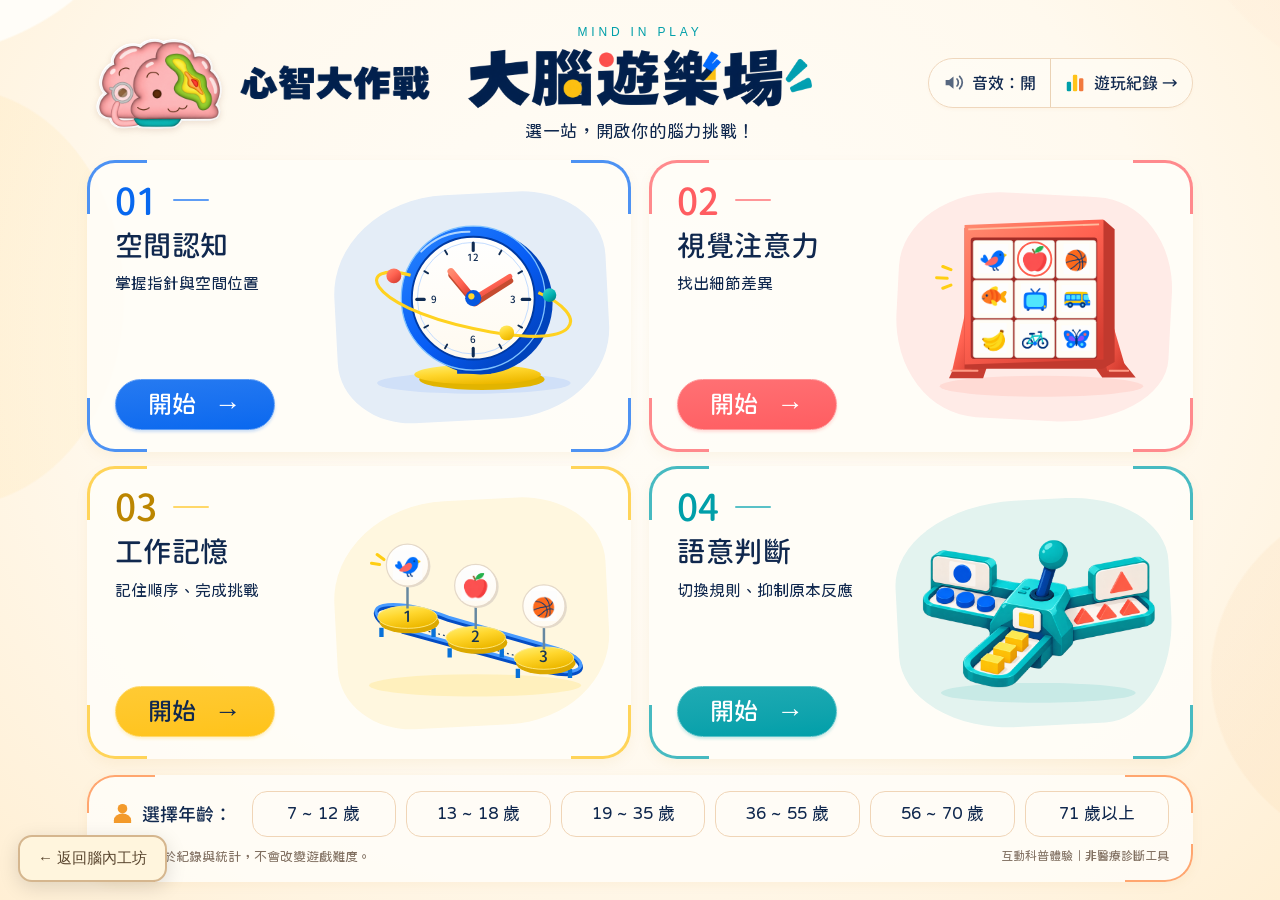
<file: legacy/index.html>
<!DOCTYPE html>
<html lang="zh-TW">
<head>
    <meta charset="UTF-8">
    <meta name="viewport" content="width=device-width, initial-scale=1.0, viewport-fit=cover">
    <title>心智大作戰｜Brain Challenge</title>

    <script src="brain-assets.js"></script>
    <script src="brain-lobby.js"></script>
    <script src="brain-games.js"></script>
<script src="brain-audio.js"></script>
<script src="brain-feedback.js"></script>
<script src="brain-config.js"></script>
<script src="brain-core.js"></script>
<script src="brain-records-data.js"></script>
<script src="brain-records-view.js"></script>
<script src="vendor/jszip.min.js" defer></script>
<script src="brain-records-workbook.js" defer></script>
<script src="brain-records-transfer.js" defer></script>
<link rel="stylesheet" href="brain-records-transfer.css">
<link rel="stylesheet" href="brain-playground.css">
<link rel="stylesheet" href="brain-title-art.css">
</head>
<body data-app="brain-challenge">

    <header class="hero-header">
        <div class="hero-brand"><img class="playground-logo" src="assets/yunyun-logo.png" alt="雲雲大腦形象 Logo" width="144" height="96"><h1><span class="wordmark-text">心智大作戰</span><img class="brand-title-art" src="assets/brain-brand-title.svg" alt="" width="2004" height="367" decoding="sync"></h1></div>
        <section class="playground-intro" aria-labelledby="playground-title">
            <div class="intro-kicker">MIND IN PLAY</div>
            <div class="title-frame"><h2 id="playground-title"><span class="wordmark-text">大腦遊樂場</span><img class="playground-title-art" src="assets/playground-title.svg" alt="" width="2077" height="364" decoding="sync" fetchpriority="high"></h2></div>
            <p>選一站，開啟你的腦力挑戰！</p>
        </section>
        <nav class="lobby-tools" aria-label="遊戲設定">
            <span class="tool-group"><svg class="tool-icon" viewBox="0 0 24 24" aria-hidden="true"><path d="M3 9h4l5-4v14l-5-4H3Z" fill="currentColor" opacity=".7"/><path d="M16 8c2 2 2 6 0 8m3-11c4 4 4 10 0 14" fill="none" stroke="currentColor" stroke-width="2" stroke-linecap="round" opacity=".7"/></svg><button type="button" data-audio-toggle>音效</button></span>
            <span class="tool-group"><svg class="tool-icon" viewBox="0 0 24 24" aria-hidden="true"><rect x="2" y="11" width="5" height="11" rx="1.5" fill="#009fa9"/><rect x="9" y="3" width="5" height="19" rx="1.5" fill="#ffc318"/><rect x="16" y="7" width="5" height="15" rx="1.5" fill="#f2793d"/></svg><button type="button" onclick="showLocalStats()">遊玩紀錄 →</button></span>
        </nav>
    </header>

    <main class="playground-field" aria-label="四種腦力挑戰"><div class="game-grid" id="game-grid" aria-live="polite"></div></main>

    <section class="setup-section" aria-label="選擇玩家年齡">
        <span class="setup-frame" aria-hidden="true"><i class="corner corner-tl"></i><i class="corner corner-tr"></i><i class="corner corner-bl"></i><i class="corner corner-br"></i></span>
        <div class="age-label"><svg class="age-icon" viewBox="0 0 24 24" aria-hidden="true"><circle cx="12" cy="7" r="5" fill="currentColor"/><path d="M3 22v-3a9 7 0 0 1 18 0v3Z" fill="currentColor"/></svg>選擇年齡：</div>
        <div class="age-grid" id="age-selector">
            <button class="age-btn" aria-pressed="false" onclick="selectAge('7-12')">7 ~ 12 歲</button>
            <button class="age-btn" aria-pressed="false" onclick="selectAge('13-18')">13 ~ 18 歲</button>
            <button class="age-btn" aria-pressed="false" onclick="selectAge('19-35')">19 ~ 35 歲</button>
            <button class="age-btn" aria-pressed="false" onclick="selectAge('36-55')">36 ~ 55 歲</button>
            <button class="age-btn" aria-pressed="false" onclick="selectAge('56-70')">56 ~ 70 歲</button>
            <button class="age-btn" aria-pressed="false" onclick="selectAge('71+')">71 歲以上</button>
        </div>
        <div class="age-notes"><div class="age-hint">年齡只用於紀錄與統計，不會改變遊戲難度。<span id="age-message" role="status"></span></div><footer class="lobby-footer">互動科普體驗｜非醫療診斷工具</footer></div>
    </section>

    <div class="modal-overlay" id="name-modal">
        <div class="modal-content" role="dialog" aria-modal="true" aria-labelledby="name-title">
            <button type="button" class="close-btn" aria-label="關閉暱稱視窗" onclick="closeNameModal()">×</button>
            <div class="dialog-kicker">READY TO PLAY</div>
            <h2 id="name-title" style="text-align:center; color:#2c3e50;">準備開始！</h2>
            <p style="text-align:center; color:#58708d;">自己輸入暱稱，或選一個喜歡的隨機名字。</p>
            <label class="name-label" for="player-name">你的暱稱</label>
            <div class="name-entry-row"><input type="text" id="player-name" class="name-input" placeholder="留白則以訪客開始" maxlength="10" autocomplete="off"><button type="button" id="random-name-btn" class="random-name-btn" onclick="refreshNameSuggestions(true)">隨機取名</button></div>
            <div id="name-suggestions" class="name-suggestions" role="group" aria-label="點選一個建議暱稱"></div>
            <div id="name-status" class="name-status" role="status" aria-live="polite"></div>
            <button class="start-now-btn" onclick="confirmStart()">開始挑戰</button>
        </div>
    </div>

    <div class="modal-overlay" id="stats-modal">
        <div class="modal-content" role="dialog" aria-modal="true" aria-labelledby="stats-title">
            <button type="button" class="close-btn" aria-label="關閉遊玩紀錄" onclick="closeStatsModal()">×</button>
            <div class="dialog-kicker">PLAY RECORDS</div>
            <h2 id="stats-title" style="margin-top:0; color:#2c3e50; text-align:center;">心智大作戰成績</h2>
            
            <div class="tab-group">
                <button class="tab-btn active" id="tab-rank" onclick="switchTab('rank')">英雄榜</button>
                <button class="tab-btn" id="tab-stats" onclick="switchTab('stats')">趨勢分析</button>
                <button class="tab-btn" id="tab-history" onclick="switchTab('history')">最近紀錄</button>
            </div>
            
            <div id="modal-rank-area"></div>
            <div id="modal-stats-area" style="display: none;"></div>
            <div id="modal-history-area" style="display: none;"></div>
            <section class="records-transfer" id="records-transfer" aria-label="資料匯出與還原">
                <div class="records-transfer-actions">
                    <button type="button" id="records-export-button" class="records-primary" data-transfer-control>匯出資料</button>
                    <button type="button" id="records-import-button" data-transfer-control>匯入備份</button>
                </div>
                <input type="file" id="records-import-file" accept=".zip,.json" hidden data-transfer-control>
                <p class="records-note"><span id="records-total"></span>。匯出 ZIP 內含研究用 Excel 與可還原的完整備份。</p>
                <div id="records-transfer-status" class="records-transfer-status" role="status" aria-live="polite"></div>
                <section class="records-import-preview" id="records-import-preview" aria-labelledby="records-import-title" hidden>
                    <h3 id="records-import-title">確認匯入內容</h3>
                    <div id="records-import-counts" class="records-import-counts"></div>
                    <div id="records-import-games" class="records-import-games"></div>
                    <fieldset><legend>匯入方式</legend>
                        <label><input type="radio" id="records-mode-merge" name="records-import-mode" value="merge" checked data-transfer-control>合併紀錄（略過重複）</label>
                        <label><input type="radio" id="records-mode-replace" name="records-import-mode" value="replace" data-transfer-control>以備份取代目前紀錄</label>
                    </fieldset>
                    <div id="records-import-effect" class="records-import-effect"></div>
                    <div class="records-transfer-actions">
                        <button type="button" id="records-import-confirm" class="records-primary" data-transfer-control>確認匯入</button>
                        <button type="button" id="records-import-cancel" data-transfer-control>取消</button>
                    </div>
                </section>
            </section>
            <button class="clear-btn" onclick="clearHistory()">清除所有紀錄</button>
        </div>
    </div>

    <script src="brain-names.js"></script>
    <script>
        document.addEventListener('contextmenu', e => e.preventDefault());
        let selectedAgeGroup = "";
        let pendingGameUrl = "";

        // --- 年齡選擇 ---
        function selectAge(group) {
            selectedAgeGroup = group;
            document.querySelector('.setup-section').classList.remove('needs-age');
            document.getElementById('age-message').textContent = '';
            const buttons = document.querySelectorAll('.age-btn');
            buttons.forEach(btn => {
                btn.classList.remove('active');
                btn.setAttribute('aria-pressed', String(btn.getAttribute('onclick').includes(`'${group}'`)));
                if (btn.getAttribute('onclick').includes(`'${group}'`)) btn.classList.add('active');
            });
            if (window.BrainChallenge) BrainChallenge.player.setAge(group); else localStorage.setItem('currentUserAge', group);
        }

        // --- Game Module Launcher：依註冊表動態產生遊戲卡片 ---
        function renderGameGrid() {
            const grid = document.getElementById('game-grid');
            if (!grid) return;
            const modules = window.BrainChallengeModules?.list?.({ enabledOnly: true }) || [];
            grid.innerHTML = '';

            modules.forEach((game, index) => {
                const card = document.createElement('div');
                card.className = 'game-card';
                card.dataset.gameId = game.id;
                card.setAttribute('role', 'button');
                card.setAttribute('tabindex', '0');
                card.setAttribute('aria-label', `開始${game.title}`);
                card.innerHTML = `
                    
                    <span class="station-frame" aria-hidden="true"><i class="corner corner-tl"></i><i class="corner corner-tr"></i><i class="corner corner-bl"></i><i class="corner corner-br"></i></span>\n                    <div class="station-content"><div class="game-info">
                        <span class="station-copy">
                            <span class="game-step">${String(index + 1).padStart(2, '0')}</span>
                            <span class="game-name">${game.title}</span>
                            <span class="game-desc">${game.description || '立即開始挑戰'}</span>
                        </span>
                    </div>
                    <span class="status-tag status-open">開始 <span class="start-arrow">→</span></span></div>
                    <span class="lobby-preview" aria-hidden="true">${window.BrainLobby?.preview(game.id) || ''}</span>`;

                const activate = () => openNameModalByGame(game.id);
                card.addEventListener('click', activate);
                card.addEventListener('keydown', event => {
                    if (event.key === 'Enter' || event.key === ' ') {
                        event.preventDefault();
                        activate();
                    }
                });
                grid.appendChild(card);
            });

            if (!modules.length) {
                grid.innerHTML = '<div style="grid-column:1/-1;text-align:center;padding:24px;color:#8aa0ab;font-weight:800;">目前沒有可用的挑戰遊戲。</div>';
            }
        }

        function openNameModalByGame(gameId) {
            const game = window.BrainChallenge && BrainChallenge.getGame(gameId);
            if (!game || game.enabled === false) { alert('此遊戲目前無法啟動。'); return; }
            openNameModal(game.file);
        }

        function openNameModal(url) {
            if (!selectedAgeGroup) {
                const hint = document.getElementById('age-message');
                hint.textContent = '請先選擇年齡，再開始挑戰。';
                document.querySelector('.setup-section').classList.add('needs-age');
                document.querySelector('.age-btn').focus();
                return;
            }
            pendingGameUrl = url;
            // 預填上一次用的名字（若有）
            try { document.getElementById('player-name').value = localStorage.getItem('lastPlayerName') || ""; }
            catch (_) { document.getElementById('player-name').value = ""; }
            document.getElementById('random-name-btn').textContent = '隨機取名';
            document.getElementById('name-status').textContent = '';
            refreshNameSuggestions(false);
            document.getElementById('name-modal').style.display = 'flex';
            window.BrainLobby?.openDialog?.('name-modal', closeNameModal, 'player-name');
        }

        function chooseSuggestedName(name) {
            document.getElementById('player-name').value = name;
            document.getElementById('name-status').textContent = '已選擇「' + name + '」，也可以自行修改。';
            document.querySelectorAll('#name-suggestions button').forEach(btn => btn.setAttribute('aria-pressed', String(btn.textContent === name)));
        }

        function refreshNameSuggestions(selectFirst) {
            const area = document.getElementById('name-suggestions');
            const current = document.getElementById('player-name').value;
            const names = new Set();
            while (names.size < 3) names.add(BrainChallengeNames.next(current));
            area.innerHTML = '';
            names.forEach(name => {
                const btn = document.createElement('button');
                btn.type = 'button'; btn.textContent = name;
                btn.setAttribute('aria-pressed', 'false');
                btn.addEventListener('click', () => chooseSuggestedName(name));
                area.appendChild(btn);
            });
            if (selectFirst) {
                chooseSuggestedName([...names][0]);
                document.getElementById('random-name-btn').textContent = '換一個';
            }
        }

        function closeNameModal() { document.getElementById('name-modal').style.display = 'none'; window.BrainLobby?.closeDialog?.(); }

        document.getElementById('player-name').addEventListener('input', () => {
            document.getElementById('name-status').textContent = '';
            document.querySelectorAll('#name-suggestions button').forEach(btn => btn.setAttribute('aria-pressed', String(btn.textContent === document.getElementById('player-name').value)));
        });

        function confirmStart() {
            let name = document.getElementById('player-name').value.trim();
            if (!name) name = "訪客";
            try { localStorage.setItem('lastPlayerName', name); } catch (_) {}
            // 將當前玩家名字存入 Session，供遊戲頁面讀取
            if (window.BrainChallenge) BrainChallenge.player.setName(name); else sessionStorage.setItem('currentPlayerName', name);
            document.body.classList.add('is-launching');
            const reducedMotion = window.matchMedia && window.matchMedia('(prefers-reduced-motion: reduce)').matches;
            window.setTimeout(() => { window.location.href = pendingGameUrl; }, reducedMotion ? 0 : 380);
        }

        // --- 數據看板邏輯 ---
        function showLocalStats() {
            let history;
            try { history = BrainRecordsData.readLocal().records; }
            catch (error) { alert(error.message); return; }
            document.getElementById('stats-modal').style.display = 'flex';
            renderModalData(history);
            window.BrainLobby?.openDialog?.('stats-modal', closeStatsModal);
        }

        function closeStatsModal() { document.getElementById('stats-modal').style.display = 'none'; window.BrainLobby?.closeDialog?.(); }

        function switchTab(tabName) {
            ['rank', 'stats', 'history'].forEach(t => {
                document.getElementById(`tab-${t}`).classList.remove('active');
                document.getElementById(`modal-${t}-area`).style.display = 'none';
            });
            document.getElementById(`tab-${tabName}`).classList.add('active');
            document.getElementById(`modal-${tabName}-area`).style.display = 'block';
        }

        function renderModalData(history) { BrainRecordsView.render(history); }

        function clearHistory() {
            if (confirm("確定清除目前瀏覽器的所有紀錄？建議先匯出備份；清除後仍可用備份還原。")) {
                if (!BrainChallenge.scores.clear()) { alert("無法清除紀錄，請確認瀏覽器允許儲存。"); return; }
                BrainRecordsTransfer.resetPreview(false);
                renderModalData([]);
                BrainRecordsTransfer.status("已清除紀錄。可從「匯入備份」還原先前資料。");
            }
        }

        window.onload = function() {
            let savedAge = null;
            try { savedAge = localStorage.getItem('currentUserAge'); } catch (_) {}
            if (savedAge) selectAge(savedAge);
            renderGameGrid();
        };

        window.addEventListener('brain:modules-changed', renderGameGrid);
    </script>
</body>
</html>

<script src="island-return.js"></script>
</file>
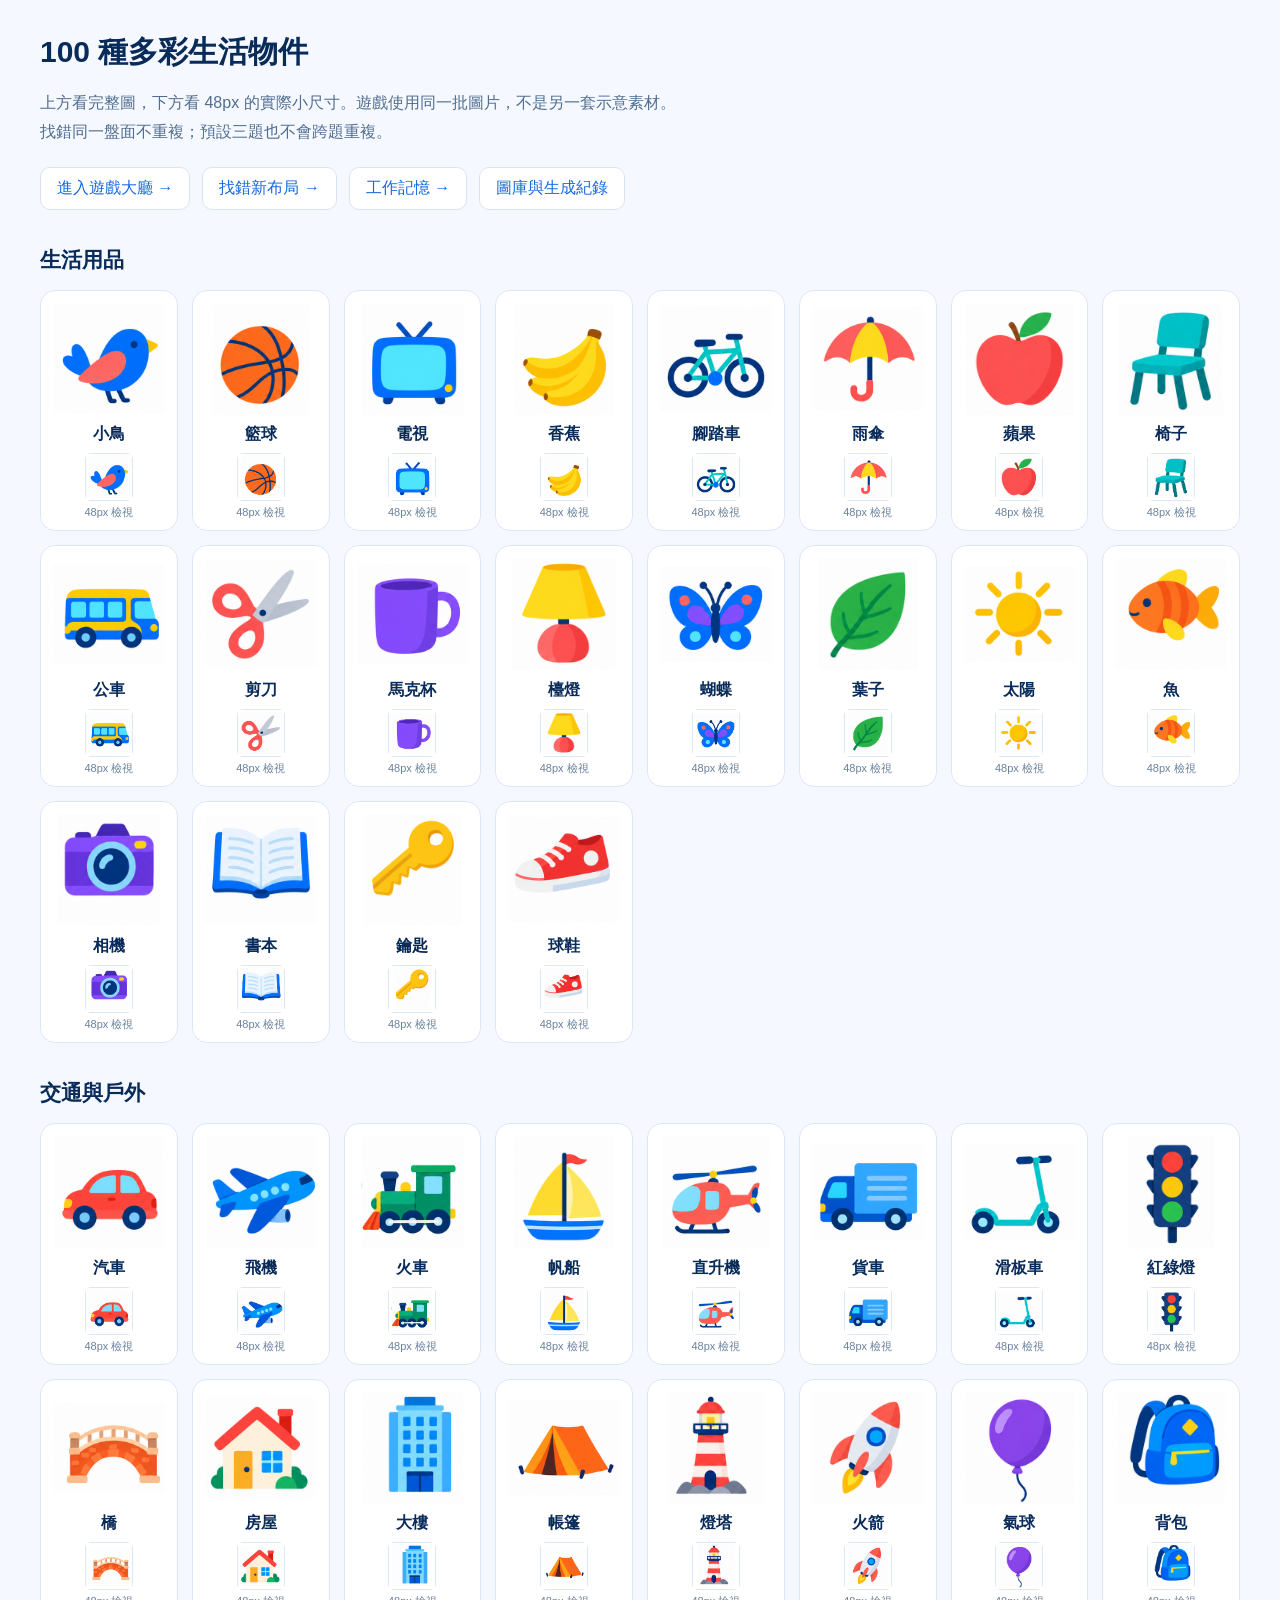
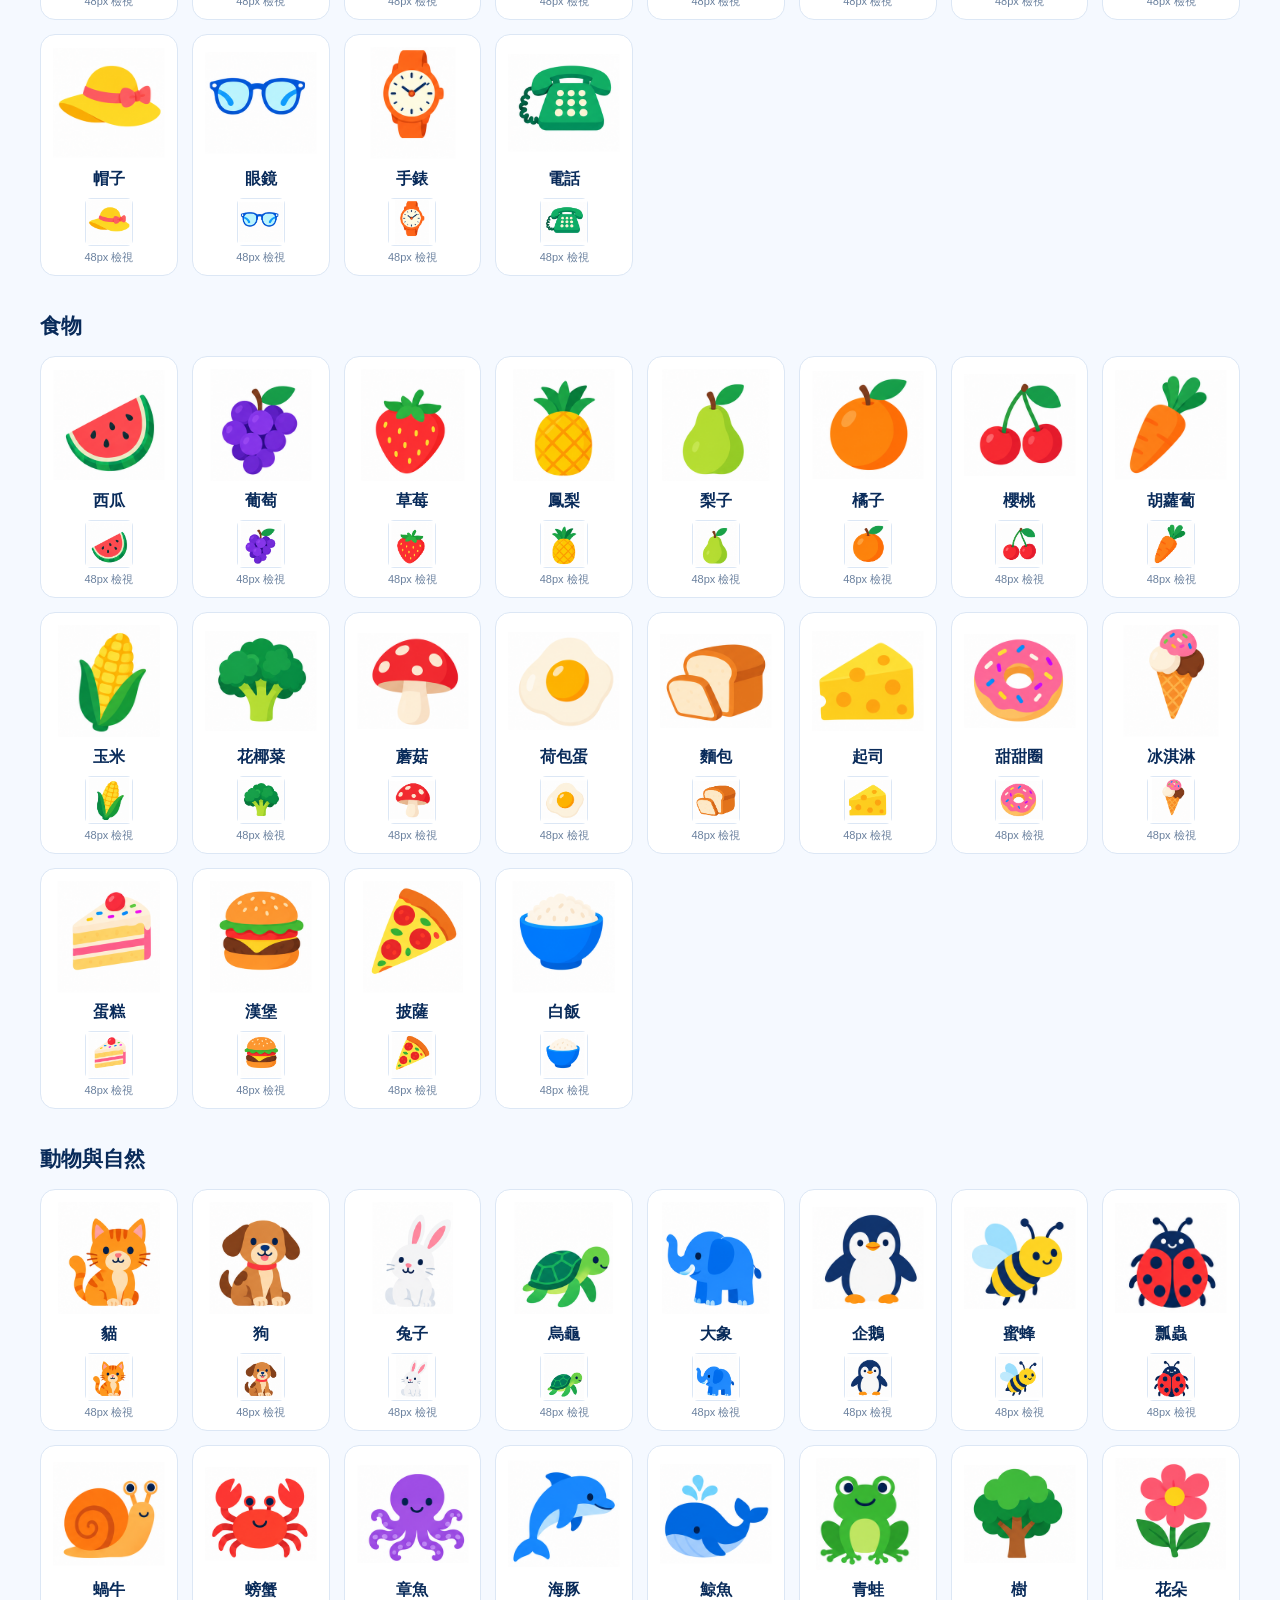
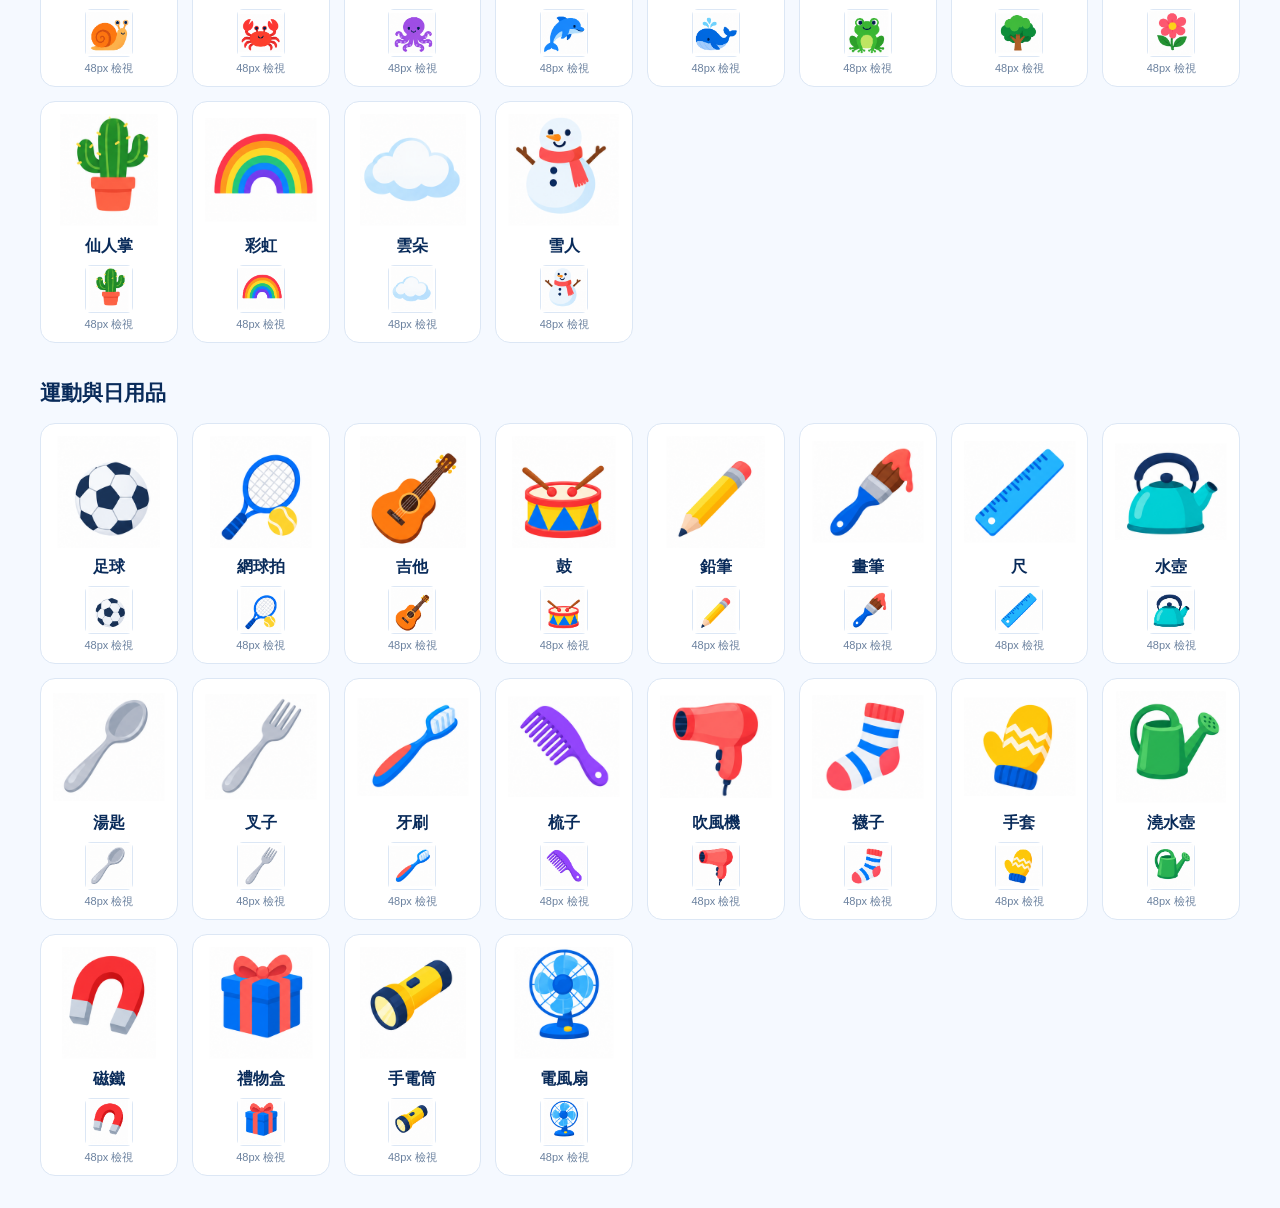
<file: legacy/art-gallery.html>
<!DOCTYPE html>
<html lang="zh-TW"><head><meta charset="utf-8"><meta name="viewport" content="width=device-width,initial-scale=1">
<title>多彩生活物件｜素材總覽</title><link rel="stylesheet" href="brain-object-art.css">
<style>
*{box-sizing:border-box}body{margin:0;background:#f5f9ff;color:#092b5a;font-family:"Microsoft JhengHei",sans-serif;padding:32px 20px}
main{max-width:1200px;margin:auto}h1{font-size:30px;margin:0 0 12px}p{line-height:1.8;color:#516d8f}nav{display:flex;gap:12px;flex-wrap:wrap;margin:20px 0 30px}
nav a{color:#1769e0;background:#fff;padding:10px 16px;border-radius:10px;text-decoration:none;border:1px solid #d7e4f3}
h2{font-size:21px;margin:36px 0 16px}section{display:grid;grid-template-columns:repeat(auto-fit,minmax(130px,1fr));gap:14px}
figure{margin:0;background:#fff;border:1px solid #dce7f5;border-radius:15px;padding:10px;display:flex;align-items:center;flex-direction:column}
.art{width:100%;aspect-ratio:1}.art .object-art{width:100%;height:100%}
figcaption{font-weight:700;margin:8px}.size-check{width:48px;height:48px;border:1px solid #dce7f5;border-radius:6px}.size-check .object-art{width:100%;height:100%}
small{font-size:11px;color:#6a809e;margin-top:4px}
@media(max-width:480px){section{grid-template-columns:repeat(2,minmax(0,1fr))}body{padding:20px 12px}}
</style></head>
<body><main><h1>100 種多彩生活物件</h1><p>上方看完整圖，下方看 48px 的實際小尺寸。遊戲使用同一批圖片，不是另一套示意素材。<br>找錯同一盤面不重複；預設三題也不會跨題重複。</p>
<nav><a href="index.html">進入遊戲大廳 →</a><a href="find_diff_game.html">找錯新布局 →</a><a href="memory_game_hard.html">工作記憶 →</a><a href="assets/ARTWORK.md">圖庫與生成紀錄</a></nav>
<div id="gallery"></div></main>
<script src="brain-assets.js"></script><script>
const pool=BrainChallengeAssets.api.getPool('attention'),gallery=document.getElementById('gallery');
[...new Set(pool.map(item=>item.category))].forEach(category=>{
 const heading=document.createElement('h2');heading.textContent=category;gallery.appendChild(heading);
 const section=document.createElement('section');section.setAttribute('aria-label',category);
 pool.filter(item=>item.category===category).forEach(item=>{
  const figure=document.createElement('figure');
  figure.innerHTML='<div class="art">'+item.markup+'</div><figcaption>'+item.label+'</figcaption><div class="size-check" aria-hidden="true">'+item.markup+'</div><small>48px 檢視</small>';
  section.appendChild(figure);
 });
 gallery.appendChild(section);
});
</script></body></html>
</file>
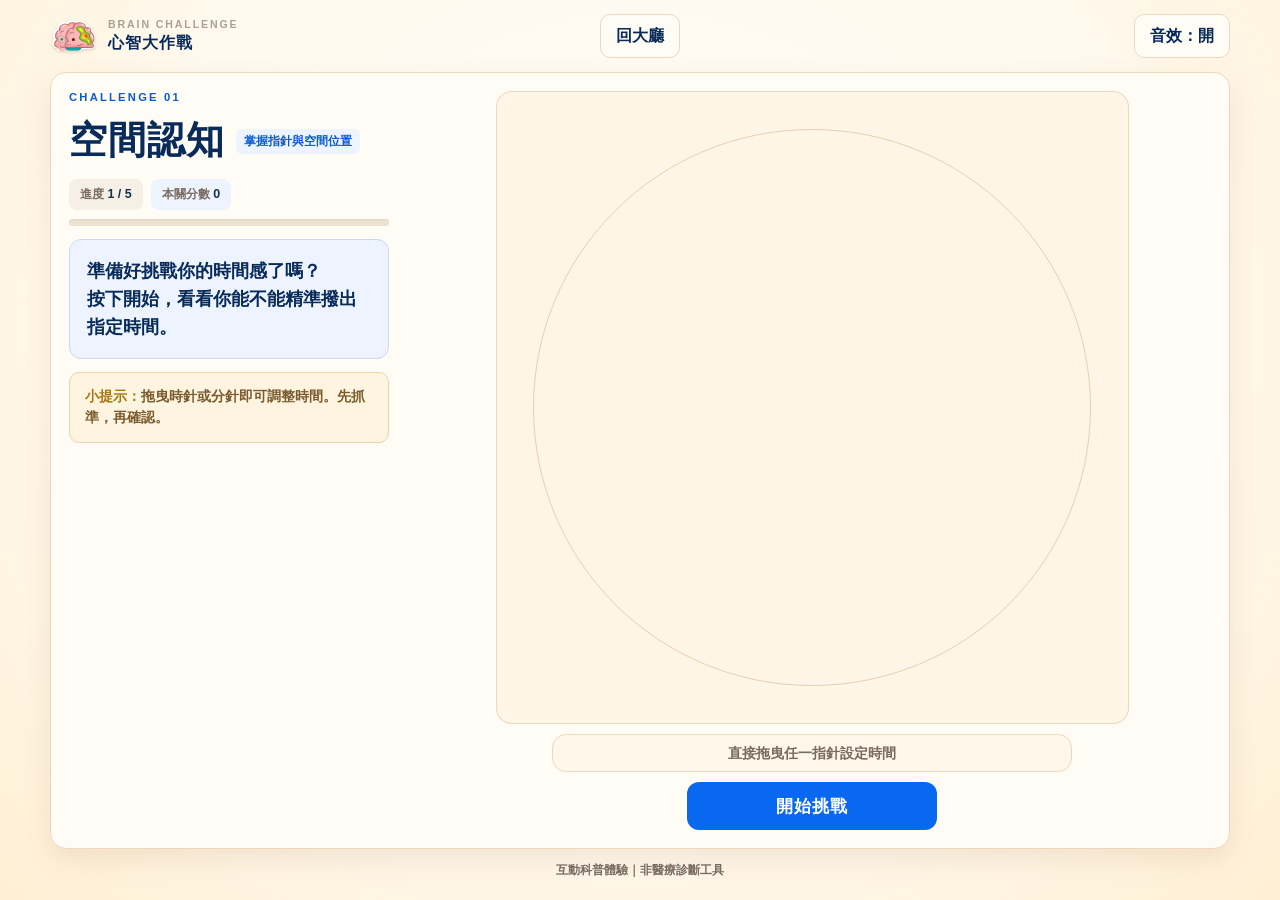
<file: legacy/clock_game.html>
<!DOCTYPE html>
<html lang="zh-TW">
<head>
    <meta charset="UTF-8">
    <meta name="viewport" content="width=device-width, initial-scale=1.0, maximum-scale=1.0, user-scalable=no, viewport-fit=cover">
    <title>心智大作戰｜空間認知｜Step 5.2</title>
    <style>
:root{
  --bg:#061a2b;--bg2:#0b3149;--panel:rgba(255,255,255,.97);--text:#17324d;--muted:#718596;
  --primary:#32a9e8;--primary2:#6ed2ba;--danger:#df5a63;--gold:#f4b942;--line:rgba(26,60,87,.12);
  --shadow:0 24px 60px rgba(1,18,32,.28);
}
*{box-sizing:border-box}
html,body{min-height:100%;margin:0}
body{
  font-family:"Microsoft JhengHei","微軟正黑體","Noto Sans TC",Arial,sans-serif;
  color:var(--text);background:
  radial-gradient(circle at 10% 0%,rgba(110,210,186,.20),transparent 24%),
  radial-gradient(circle at 90% 8%,rgba(50,169,232,.28),transparent 28%),
  linear-gradient(160deg,var(--bg),var(--bg2) 54%,#092238);
  padding:18px; user-select:none;-webkit-user-select:none;-webkit-touch-callout:none;overscroll-behavior:none;
}
body::before{content:"";position:fixed;inset:0;pointer-events:none;opacity:.14;background-image:radial-gradient(rgba(255,255,255,.8) .55px,transparent .55px);background-size:18px 18px}
.topbar{width:100%;max-width:1040px;margin:0 auto 14px;display:flex;align-items:center;justify-content:space-between;gap:12px;color:white;position:relative;z-index:2}
.brand{display:flex;align-items:center;gap:10px;font-weight:900;letter-spacing:.06em}.brand-mark{width:44px;height:44px;border-radius:14px;display:grid;place-items:center;font-size:25px;background:linear-gradient(145deg,#6ed2ba,#32a9e8);box-shadow:0 10px 24px rgba(0,0,0,.22)}
.brand-copy small{display:block;font-size:.66rem;letter-spacing:.18em;opacity:.62}.brand-copy strong{display:block;font-size:1.02rem;margin-top:2px}
.exit-btn{min-height:44px;padding:9px 15px;border:1px solid rgba(255,255,255,.22);border-radius:999px;background:rgba(255,255,255,.09);backdrop-filter:blur(10px);color:white;font-weight:900;cursor:pointer;touch-action:manipulation}
.exit-btn:active{transform:scale(.98)}
.game-card{width:100%;max-width:1240px;margin:0 auto;background:var(--panel);border:1px solid rgba(255,255,255,.75);border-radius:28px;box-shadow:var(--shadow);padding:24px;position:relative;overflow:hidden}
.game-card::before{content:"";position:absolute;width:320px;height:320px;right:-170px;top:-170px;border-radius:50%;background:rgba(50,169,232,.07)}
.game-layout{display:grid;grid-template-columns:minmax(300px,360px) minmax(440px,1fr);gap:30px;align-items:center;position:relative;z-index:1}
.info-area{display:flex;flex-direction:column;align-items:flex-start;text-align:left;gap:13px}.eyebrow{font-size:.7rem;letter-spacing:.2em;font-weight:900;color:#1681bb}.title-row{display:flex;align-items:center;gap:10px;flex-wrap:wrap}.title-row h1{margin:0;font-size:clamp(1.7rem,4vw,2.35rem);letter-spacing:.03em}.game-tag{padding:6px 10px;border-radius:999px;background:#edf7fb;color:#39758f;font-size:.72rem;font-weight:900}
.status-row{display:flex;gap:8px;flex-wrap:wrap}.status-pill{padding:7px 11px;border-radius:999px;background:#f2f7f9;color:#57717e;font-size:.78rem;font-weight:900}.status-pill strong{color:var(--text)}
.instruction{width:100%;padding:17px 17px;border-radius:18px;background:linear-gradient(145deg,#f8fbfd,#eef7fa);border:1px solid #dcebf0;color:var(--text);font-size:1.13rem;line-height:1.55;font-weight:750}.instruction .target-time{display:inline-block;margin-top:8px;color:#1486c3;font-size:clamp(1.7rem,4vw,2.25rem);font-weight:1000;letter-spacing:.03em}
.tips{width:100%;padding:13px 15px;border-radius:16px;background:#fff8e9;border:1px solid #ffe1a1;color:#7e6732;font-size:.86rem;line-height:1.55;font-weight:700}.tips strong{color:#a47712}
.play-area{display:flex;flex-direction:column;align-items:center;gap:16px;width:100%}
.clock-stage{width:min(100%,640px); max-width:640px;aspect-ratio:1/1;display:grid;place-items:center;position:relative;border-radius:28px;background:radial-gradient(circle,#fdfefe 0 52%,#eef8fb 53% 72%,#e3f0f4 73%);box-shadow:inset 0 0 0 1px #d7e8ed,0 18px 40px rgba(16,63,84,.12);}
.clock-stage::before{content:"";position:absolute;inset:6%;border-radius:50%;border:1px dashed rgba(22,129,187,.18)}
.clock-container{position:relative;width:78%;aspect-ratio:1/1;background:#fff;border:8px solid #17324d;border-radius:50%;box-shadow:0 14px 30px rgba(8,36,54,.20),inset 0 0 0 5px #edf6f8;display:none;touch-action:none}
.clock-container::before{content:"";position:absolute;inset:6%;border:1px solid rgba(23,50,77,.10);border-radius:50%}.clock-container::after{content:"";position:absolute;width:18px;height:18px;background:#17324d;border:5px solid #fff;border-radius:50%;top:50%;left:50%;transform:translate(-50%,-50%);z-index:10;box-shadow:0 3px 8px rgba(0,0,0,.18)}
.number{position:absolute;font-size:1.26rem;font-weight:950;color:#597386;transform:translate(-50%,-50%);pointer-events:none}
.hand{position:absolute;bottom:50%;left:50%;transform-origin:bottom center;z-index:5;pointer-events:none}.hour-hand{width:13px;height:24%;background:#17324d;margin-left:-5.5px;border-radius:8px;box-shadow:0 3px 7px rgba(0,0,0,.18)}.minute-hand{width:8px;height:36%;background:#32a9e8;margin-left:-3.5px;border-radius:6px;box-shadow:0 3px 7px rgba(0,0,0,.16)}
.hour-guide{position:absolute;bottom:100%;left:50%;width:0;height:38px;border-left:2px dashed rgba(23,50,77,.30);margin-left:-1px;pointer-events:none}.minute-guide{position:absolute;bottom:100%;left:50%;width:0;height:18px;border-left:2px dashed rgba(50,169,232,.58);margin-left:-1px;pointer-events:none}
.clock-container.is-touching{box-shadow:0 14px 34px rgba(8,36,54,.24),inset 0 0 0 5px #edf6f8,0 0 0 4px rgba(50,169,232,.12)}
.clock-hint{position:absolute;bottom:10px;left:50%;transform:translateX(-50%);font-size:.72rem;color:#88a0ac;font-weight:800;white-space:nowrap}
#result-board{width:100%;padding:16px 18px;background:#effaf5;color:#1d6d51;border-radius:18px;border:1px solid #bee9d7;font-size:1.08rem;font-weight:900;display:none;text-align:center;line-height:1.55}
.btn-group{display:flex;gap:10px;justify-content:center;width:100%;flex-wrap:wrap}.main-action-btn{min-height:54px;padding:13px 24px;font-size:1.08rem;font-weight:950;letter-spacing:.05em;border:0;border-radius:16px;color:white;cursor:pointer;box-shadow:0 10px 22px rgba(14,60,83,.16);display:none;transition:transform .18s,box-shadow .18s;touch-action:manipulation;width:100%;max-width:250px}.main-action-btn:active{transform:translateY(2px);box-shadow:0 5px 12px rgba(14,60,83,.14)}
#btn-start{background:linear-gradient(135deg,#32a9e8,#1486c3);display:block}#btn-submit{background:linear-gradient(135deg,#6ed2ba,#45bd9e)}#btn-next{background:linear-gradient(135deg,#32a9e8,#3a78d1)}
.finish-card{width:100%;max-width:520px;text-align:center}.finish-title{font-size:1.7rem;font-weight:1000;margin-bottom:4px}.score-big{font-size:4rem;line-height:1;font-weight:1000;color:#1486c3;margin:12px 0}.finish-meta{color:#607785;font-weight:800;margin-bottom:18px}.finish-actions{display:flex;gap:10px;justify-content:center;flex-wrap:wrap}.finish-actions button{min-height:50px;padding:10px 18px;border:0;border-radius:14px;font-weight:900;color:white;cursor:pointer;touch-action:manipulation}.again{background:#32a9e8}.home{background:#45bd9e}
.footer-note{max-width:1040px;margin:13px auto 0;text-align:center;color:rgba(255,255,255,.55);font-size:.75rem;font-weight:700;position:relative;z-index:2}
@media (max-width:820px){.game-card{max-width:980px}.game-layout{grid-template-columns:1fr}.info-area{text-align:center;align-items:center}.title-row{justify-content:center}.instruction,.tips{max-width:620px}.clock-stage{width:min(88vw,560px)}}
@media (max-width:600px){body{padding:12px}.game-card{padding:18px;border-radius:22px}.topbar{margin-bottom:9px}.brand-mark{width:40px;height:40px;border-radius:12px;font-size:22px}.brand-copy strong{font-size:.92rem}.exit-btn{min-height:40px;padding:7px 12px;font-size:.86rem}.game-layout{gap:20px}.clock-container{width:78%}.instruction{font-size:1rem}.tips{font-size:.8rem}.clock-stage{border-radius:22px}.number{font-size:1.05rem}.clock-container.is-touching{box-shadow:0 14px 34px rgba(8,36,54,.24),inset 0 0 0 5px #edf6f8,0 0 0 4px rgba(50,169,232,.12)}
.clock-hint{font-size:.64rem}}
@media (max-width:380px){.clock-stage{width:min(92vw,420px)}.clock-container{width:80%}.number{font-size:1rem}.hour-hand{width:11px}.minute-hand{width:7px}}
@media (orientation:landscape) and (max-height:620px){body{padding:8px 14px}.topbar{margin-bottom:7px}.game-card{padding:16px}.game-layout{grid-template-columns:minmax(280px,.9fr) minmax(400px,1.1fr);gap:18px}.instruction{font-size:.95rem;padding:12px}.tips{font-size:.76rem;padding:10px}.clock-stage{max-width:470px}.main-action-btn{min-height:46px;padding:10px 18px}.brand-mark{width:38px;height:38px;font-size:21px}}
</style>
    <link rel="stylesheet" href="brain-responsive.css">
    <link rel="stylesheet" href="brain-game-shell.css">
<link rel="stylesheet" href="brain-design-system.css">
<link rel="stylesheet" href="brain-viewport.css">
<script src="brain-layout.js"></script>
    <script src="brain-games.js"></script>
<script src="brain-audio.js"></script>
<script src="brain-feedback.js"></script>
<script src="brain-core.js"></script>
<link rel="stylesheet" href="brain-motion.css">
<link rel="stylesheet" href="brain-game-theme.css">
<link rel="stylesheet" href="brain-game-frame.css">
</head>
<body data-game-id="clock">
  <div class="topbar">
    <div class="brand"><div class="brand-mark" aria-hidden="true"><span></span><span></span><span></span><span></span></div><div class="brand-copy"><small>BRAIN CHALLENGE</small><strong>心智大作戰</strong></div></div>
    <button class="exit-btn" onclick="exitGame()">回大廳</button>
  </div>

  <div class="game-feedback" id="game-feedback" role="status" aria-live="polite"></div>

  <main class="game-card">
    <div class="game-layout">
      <section class="info-area">
        <div class="eyebrow">CHALLENGE 01</div>
        <div class="title-row"><h1>空間認知</h1><span class="game-tag">掌握指針與空間位置</span></div>
        <div class="game-hud">
          <div class="game-hud-row">
            <div class="status-row">
              <div class="status-pill" id="status-bar">進度 <strong>1 / 5</strong></div>
              <div class="status-pill score-pill" id="score-pill-wrap">本關分數 <strong id="score-pill">0</strong></div>
            </div>
          </div>
          <div class="game-progress" aria-label="遊戲進度">
            <span id="game-progress-bar" role="progressbar" aria-valuemin="0" aria-valuemax="5" aria-valuenow="0"></span>
          </div>
        </div>
        <div class="instruction" id="instruction">準備好挑戰你的時間感了嗎？<br>按下開始，看看你能不能精準撥出指定時間。</div>
        <div class="tips"><strong>小提示：</strong>拖曳時針或分針即可調整時間。先抓準，再確認。</div>
      </section>

      <section class="play-area">
        <div class="clock-stage">
          <div class="clock-container" id="clock">
            <div class="hand hour-hand" id="hour-hand"><div class="hour-guide"></div></div>
            <div class="hand minute-hand" id="minute-hand"><div class="minute-guide"></div></div>
            
          </div>
        </div>
        <div class="bc-game-hint">直接拖曳任一指針設定時間</div>
        <div id="result-board"></div>
        <div class="btn-group">
          <button id="btn-start" class="main-action-btn" onclick="startGame()">開始挑戰</button>
          <button id="btn-submit" class="main-action-btn" onclick="submitAnswer()">確認答案</button>
          <button id="btn-next" class="main-action-btn" onclick="nextRound()">下一題</button>
        </div>
      </section>
    </div>
  </main>

  <div class="footer-note">互動科普體驗｜非醫療診斷工具</div>
<script src="brain-config.js"></script>
<script>
        document.addEventListener('contextmenu', e => e.preventDefault());
        
        window.addEventListener("orientationchange", function() {
            setTimeout(() => { window.scrollTo(0, 0); }, 200);
        });

        function exitGame() {
            if (confirm("現在離開的話，目前的進度將不會被儲存喔。確定要回大廳嗎？")) {
                if (window.BrainChallenge) BrainChallenge.navigation.goHome();
                else window.location.href = 'index.html';
            }
        }

        let selectedQuestions = [];
        let currentRoundIndex = 0;
        const GAME_CONFIG = BrainChallengeConfigAPI.getForModule('clock');
        const totalRounds = GAME_CONFIG.rounds; 
        let totalScore = 0;
        let totalTimeMs = 0; 
        let roundStartTime = 0; 
        let hourAngle = 180, minuteAngle = 0;
        let isDragging = false, activeHand = null;

        const clock = document.getElementById('clock');
        const hourHand = document.getElementById('hour-hand');
        const minuteHand = document.getElementById('minute-hand');
        const instruction = document.getElementById('instruction');
        const statusBar = document.getElementById('status-bar');
        const resultBoard = document.getElementById('result-board');
        const scorePill = document.getElementById('score-pill');
        const scorePillWrap = document.getElementById('score-pill-wrap');
        const progressBar = document.getElementById('game-progress-bar');
        const playArea = document.querySelector('.play-area');
        const btnStart = document.getElementById('btn-start');
        const btnSubmit = document.getElementById('btn-submit');
        const btnNext = document.getElementById('btn-next');

        function initClockNumbers() {
            for (let i = GAME_CONFIG.time.hourMin; i <= GAME_CONFIG.time.hourMax; i++) {
                const numDiv = document.createElement('div');
                numDiv.className = 'number'; numDiv.innerText = i;
                const angle = (i * 30 - 90) * (Math.PI / 180);
                numDiv.style.left = `${50 + 42 * Math.cos(angle)}%`;
                numDiv.style.top = `${50 + 42 * Math.sin(angle)}%`;
                clock.appendChild(numDiv);
            }
        }

        function startGame() {
            btnStart.style.display = 'none'; clock.style.display = 'block'; statusBar.style.display = 'block';
            scorePill.innerText = '0';
            BrainChallenge.gameShell.hideFeedback();
            BrainChallenge.gameShell.setProgress(progressBar, 0, totalRounds);
            selectedQuestions = [];
            while (selectedQuestions.length < totalRounds) {
                let h = Math.floor(Math.random() * (GAME_CONFIG.time.hourMax - GAME_CONFIG.time.hourMin + 1)) + GAME_CONFIG.time.hourMin;
                let m = Math.floor(Math.random() * (GAME_CONFIG.time.minuteMax - GAME_CONFIG.time.minuteMin + 1)) + GAME_CONFIG.time.minuteMin;
                let timeText = m === 0 ? `${h} 點整` : (m === 30 ? `${h} 點半` : `${h} 點 ${m} 分`);
                if (!selectedQuestions.some(q => q.hour === h && q.minute === m)) {
                    selectedQuestions.push({ text: timeText, hour: h, minute: m });
                }
            }
            currentRoundIndex = 0; totalScore = 0; totalTimeMs = 0;
            startRound();
        }

        function startRound() {
            statusBar.style.display = 'block';
            statusBar.innerHTML = `進度 <strong>${currentRoundIndex + 1} / ${totalRounds}</strong>`;
            BrainChallenge.gameShell.setProgress(progressBar, currentRoundIndex + 1, totalRounds);
            BrainChallenge.gameShell.hideFeedback();
            playArea.classList.remove('feedback-correct', 'feedback-partial', 'feedback-wrong');
            instruction.innerHTML = `請將時鐘撥到<br><span class="target-time">${selectedQuestions[currentRoundIndex].text}</span>`;
            hourAngle = 180; minuteAngle = 0; updateHandsDisplay();
            resultBoard.style.display = 'none'; btnSubmit.style.display = 'block'; btnNext.style.display = 'none';
            roundStartTime = Date.now();
        }

        function calculatePointerAngle(ex, ey) {
            const rect = clock.getBoundingClientRect();
            let deg = Math.atan2(ey - (rect.top + rect.height/2), ex - (rect.left + rect.width/2)) * 180 / Math.PI + 90;
            return (deg + 360) % 360;
        }

        function getShortestAngleDiff(a1, a2) {
            let diff = Math.abs((a1 - a2 + 360) % 360);
            return diff > 180 ? 360 - diff : diff;
        }

        clock.addEventListener('pointerdown', (e) => {
            if (btnSubmit.style.display === 'none') return;
            isDragging = true;
            clock.setPointerCapture(e.pointerId);
            const pointerAngle = calculatePointerAngle(e.clientX, e.clientY);
            activeHand = (getShortestAngleDiff(pointerAngle, hourAngle) <= getShortestAngleDiff(pointerAngle, minuteAngle)) ? 'hour' : 'minute';
            if (activeHand === 'hour') hourAngle = pointerAngle; else minuteAngle = pointerAngle;
            updateHandsDisplay();
            clock.classList.add('is-touching');
        });

        document.addEventListener('pointermove', (e) => {
            if (!isDragging || !activeHand) return;
            const pointerAngle = calculatePointerAngle(e.clientX, e.clientY);
            if (activeHand === 'hour') hourAngle = pointerAngle; else minuteAngle = pointerAngle;
            updateHandsDisplay();
        });
        
        document.addEventListener('pointerup', () => { isDragging = false; activeHand = null; clock.classList.remove('is-touching'); });

        function updateHandsDisplay() {
            hourHand.style.transform = `rotate(${hourAngle}deg)`;
            minuteHand.style.transform = `rotate(${minuteAngle}deg)`;
        }

        function submitAnswer() {
            totalTimeMs += Date.now() - roundStartTime;
            const q = selectedQuestions[currentRoundIndex];
            const targetHourAngle = ((q.hour % 12) * 30) + (q.minute / 60 * 30);
            const targetMinuteAngle = q.minute * 6;
            const diffHour = getShortestAngleDiff(hourAngle, targetHourAngle);
            const diffMin = getShortestAngleDiff(minuteAngle, targetMinuteAngle);

            let roundScore = 0, msg = "";
            if (diffHour <= GAME_CONFIG.angleTolerance.hour && diffMin <= GAME_CONFIG.angleTolerance.minute) { roundScore = GAME_CONFIG.scoring.fullScore; msg = "兩根指針都在正確位置。"; }
            else if (diffHour <= GAME_CONFIG.angleTolerance.hour || diffMin <= GAME_CONFIG.angleTolerance.minute) { roundScore = GAME_CONFIG.scoring.partialScore; msg = "一根指針位置正確。"; }
            else { roundScore = GAME_CONFIG.scoring.zeroScore; msg = "調整指針後，再確認一次。"; }

            totalScore += roundScore;
            scorePill.innerText = totalScore;
            BrainChallenge.gameShell.animateScore(scorePillWrap);
            const feedbackType = roundScore === 100 ? 'correct' : (roundScore === 50 ? 'partial' : 'wrong');
            playArea.classList.remove('feedback-correct', 'feedback-partial', 'feedback-wrong');
            void playArea.offsetWidth;
            playArea.classList.add(`feedback-${feedbackType}`);
            BrainChallenge.gameShell.feedback({
                type: feedbackType,
                title: feedbackType === 'correct' ? '位置正確' : feedbackType === 'partial' ? '接近目標' : '再看一次位置',
                message: msg,
                duration: 1100
            });
            resultBoard.innerHTML = `本題得分：<strong>${roundScore} 分</strong><br><span style="font-size:1rem; font-weight:normal;">${msg}</span>`;
            resultBoard.style.display = 'block'; btnSubmit.style.display = 'none';
            btnNext.style.display = 'block'; btnNext.innerText = currentRoundIndex === totalRounds - 1 ? "看最終結果" : "下一題";
        }

        function nextRound() {
            playArea.classList.remove('feedback-correct', 'feedback-partial', 'feedback-wrong');
            currentRoundIndex++;
            if (currentRoundIndex < totalRounds) startRound(); else showFinalResult();
        }

        function showFinalResult() {
            BrainChallenge.audio?.play?.('complete');
            BrainChallenge.gameShell.setProgress(progressBar, totalRounds, totalRounds);
            BrainChallenge.gameShell.hideFeedback();
            statusBar.style.display = 'none';
            instruction.innerHTML = `
                <div class="finish-card">
                    <div class="finish-title">本關完成</div>
                    <div>你的空間認知挑戰結果</div>
                    <div class="score-big">${Math.round(totalScore / totalRounds)}</div>
                    <div class="finish-meta">平均得分</div>
                </div>`;
            clock.parentElement.style.display = 'none';
            btnNext.style.display = 'none';

            const avgScore = Math.round(totalScore / totalRounds);
            const totalSeconds = Math.floor(totalTimeMs / 1000);
            const timeString = totalSeconds >= 60 ? `${Math.floor(totalSeconds/60)}分${totalSeconds%60}秒` : `${totalSeconds}秒`;

            const gameRecord = {
                gameName: "空間認知",
                playerName: sessionStorage.getItem('currentPlayerName') || "訪客",
                score: avgScore,
                totalSeconds: totalSeconds,
                timeText: timeString,
                age: localStorage.getItem('currentUserAge') || "未設定",
                timestamp: new Date().toLocaleString()
            };
            if (window.BrainChallenge) { BrainChallenge.scores.save(gameRecord); } else { let history = JSON.parse(localStorage.getItem('game_history') || "[]"); history.push(gameRecord); localStorage.setItem('game_history', JSON.stringify(history)); }

            resultBoard.innerHTML = `
                <div style="font-size:1.08rem;margin-bottom:4px;">本關平均得分</div>
                <div style="font-size:2.35rem;color:#1486c3;font-weight:1000;">${avgScore} 分</div>
                <div style="margin:4px 0 14px;color:#607785;font-size:.92rem;">作答總時間：<strong>${timeString}</strong></div>
                <div class="finish-actions">
                    <button class="again" onclick="location.reload()">再挑戰一次</button>
                    <button class="home" onclick="BrainChallenge.navigation.goHome()">回到大廳</button>
                </div>`;
            resultBoard.style.display = 'block';
        }
        initClockNumbers();
    </script>
<script src="brain-viewport.js"></script>
</body>
</html>

<script src="island-integration.js"></script>
</file>
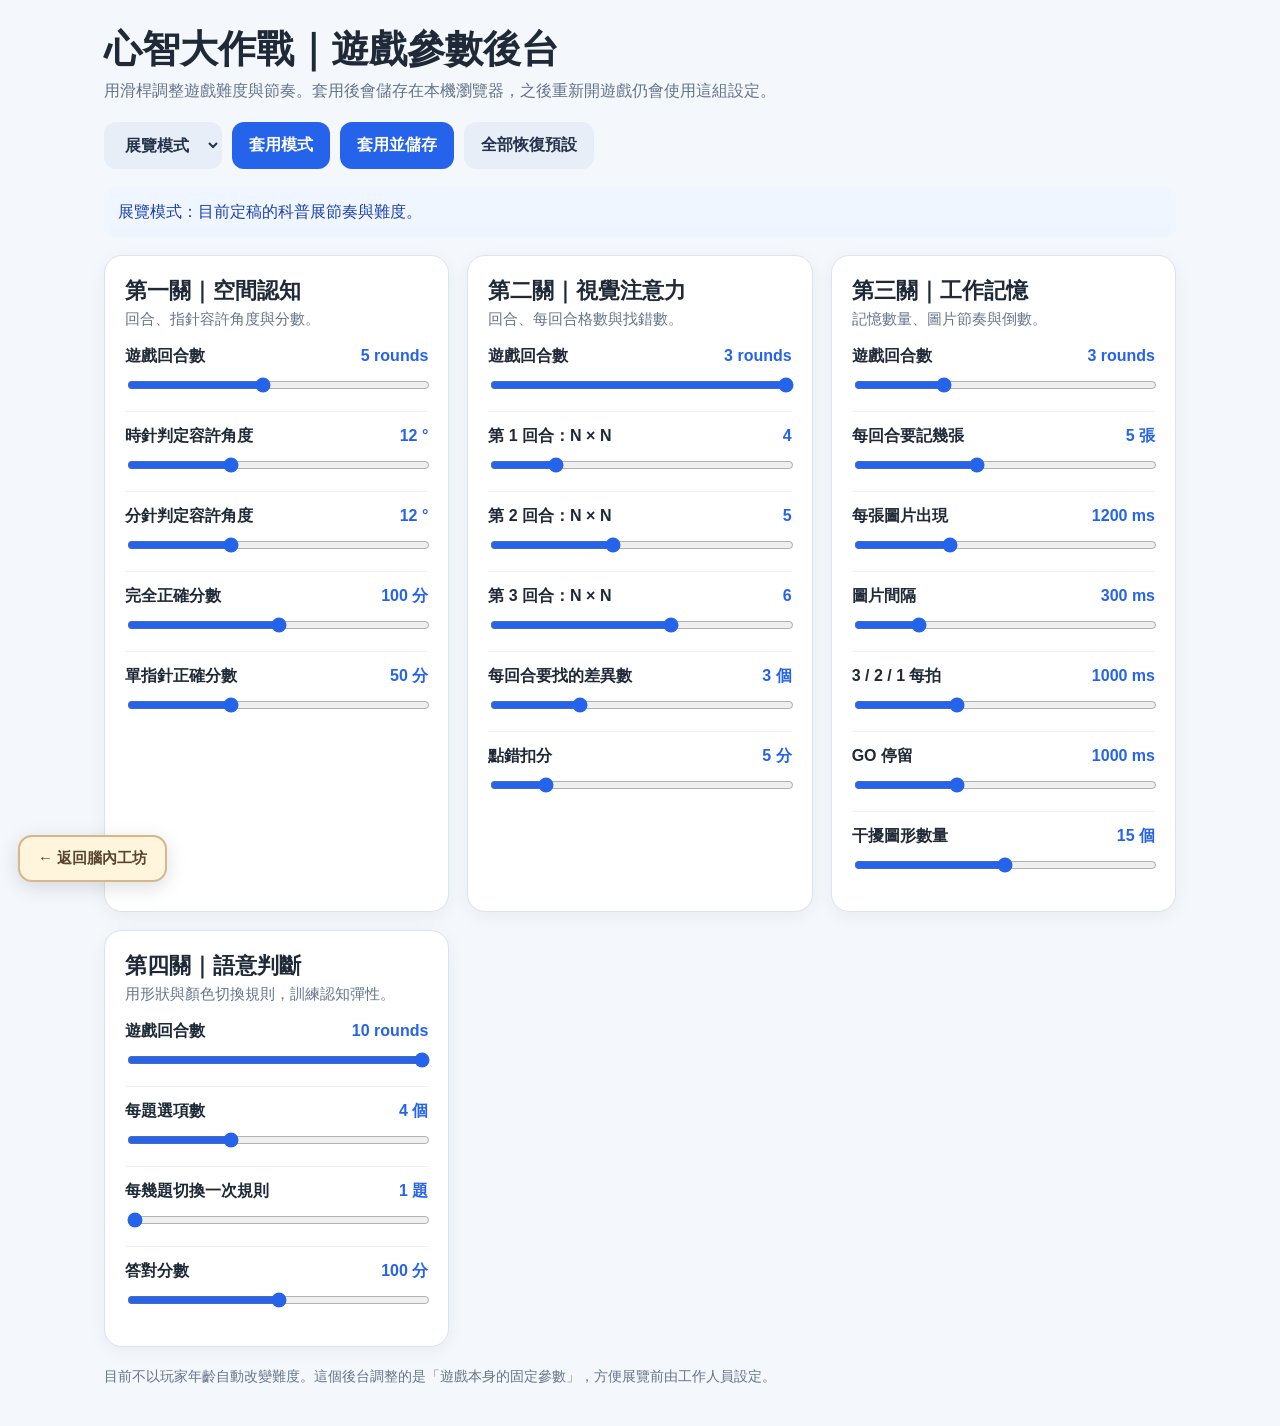
<file: legacy/config.html>
<!doctype html>
<html lang="zh-Hant">
<head>
<meta charset="utf-8">
<meta name="viewport" content="width=device-width, initial-scale=1">
<title>心智大作戰｜遊戲參數後台</title>
<style>
:root{--bg:#f4f7fb;--card:#fff;--ink:#1f2937;--muted:#64748b;--primary:#2563eb;--accent:#0f766e;--border:#dbe3ef;--danger:#b91c1c}
*{box-sizing:border-box}body{margin:0;background:var(--bg);color:var(--ink);font-family:"Microsoft JhengHei","Noto Sans TC",sans-serif}
.wrap{max-width:1120px;margin:0 auto;padding:24px}
header{margin-bottom:20px}h1{margin:0 0 6px;font-size:clamp(1.7rem,3vw,2.4rem)}.sub{color:var(--muted)}
.toolbar{display:flex;flex-wrap:wrap;gap:10px;margin:18px 0}.btn{border:1px solid transparent;border-radius:12px;padding:12px 16px;font:inherit;font-weight:700;cursor:pointer}.primary{background:var(--primary);color:#fff}.secondary{background:#e8eef8;color:#24324a}.danger{background:#fee2e2;color:var(--danger)}
.status{margin:12px 0;padding:12px 14px;border-radius:12px;background:#ecfdf5;color:#166534;display:none}.status.show{display:block}
.grid{display:grid;grid-template-columns:repeat(3,minmax(0,1fr));gap:18px}.card{background:var(--card);border:1px solid var(--border);border-radius:18px;padding:20px;box-shadow:0 4px 18px rgba(15,23,42,.05)}.card h2{margin:0 0 4px;font-size:1.35rem}.desc{margin:0 0 16px;color:var(--muted);font-size:.95rem}.group{padding:14px 0;border-top:1px solid #eef2f7}.group:first-of-type{border-top:0;padding-top:0}.label{display:flex;justify-content:space-between;gap:12px;align-items:center;font-weight:700;margin-bottom:8px}.value{min-width:78px;text-align:right;font-variant-numeric:tabular-nums;color:var(--primary)}input[type=range]{width:100%;accent-color:var(--primary)}.hint{font-size:.82rem;color:var(--muted);margin-top:5px}.pair{display:grid;grid-template-columns:1fr 1fr;gap:12px}.modeInfo{margin:0 0 18px;padding:12px 14px;border-radius:12px;background:#eff6ff;color:#1e40af;line-height:1.6}.footerNote{margin-top:18px;color:var(--muted);font-size:.9rem;line-height:1.6}
@media(max-width:900px){.grid{grid-template-columns:1fr}}@media(max-width:520px){.wrap{padding:14px}.pair{grid-template-columns:1fr}.toolbar .btn{flex:1 1 100%}}
</style>
</head>
<body>
<div class="wrap">
<header>
<h1>心智大作戰｜遊戲參數後台</h1>
<div class="sub">用滑桿調整遊戲難度與節奏。套用後會儲存在本機瀏覽器，之後重新開遊戲仍會使用這組設定。</div>
</header>
<div class="toolbar">
<select id="modeSelect" class="btn secondary" aria-label="遊戲模式"><option value="exhibition">展覽模式</option><option value="challenge">挑戰模式</option><option value="custom">自訂模式</option></select>
<button class="btn primary" id="applyModeBtn">套用模式</button>
<button class="btn primary" id="saveBtn">套用並儲存</button>
<button class="btn secondary" id="resetBtn">全部恢復預設</button>
</div>
<div id="status" class="status"></div>
<div id="modeInfo" class="modeInfo"></div>
<div id="editor" class="grid"></div>
<p class="footerNote">目前不以玩家年齡自動改變難度。這個後台調整的是「遊戲本身的固定參數」，方便展覽前由工作人員設定。</p>
</div>
<script src="brain-config.js"></script>
<script>
(function(){
'use strict';
const API=window.BrainChallengeConfigAPI;
const status=document.getElementById('status');
const editor=document.getElementById('editor');
const modeSelect=document.getElementById('modeSelect');
const modeInfo=document.getElementById('modeInfo');
const specs={
 clock:{title:'第一關｜空間認知',desc:'回合、指針容許角度與分數。',fields:[
  ['rounds','遊戲回合數',1,10,1,'rounds'],
  ['angleTolerance.hour','時針判定容許角度',3,30,1,'°'],
  ['angleTolerance.minute','分針判定容許角度',3,30,1,'°'],
  ['scoring.fullScore','完全正確分數',0,200,5,'分'],
  ['scoring.partialScore','單指針正確分數',0,150,5,'分']
 ]},
 attention:{title:'第二關｜視覺注意力',desc:'回合、每回合格數與找錯數。',fields:[
  ['rounds','遊戲回合數',1,3,1,'rounds'],
  ['gridSizes.0','第 1 回合：N × N',3,8,1,''],
  ['gridSizes.1','第 2 回合：N × N',3,8,1,''],
  ['gridSizes.2','第 3 回合：N × N',3,8,1,''],
  ['differencesPerRound','每回合要找的差異數',1,8,1,'個'],
  ['scoring.wrongPenalty','點錯扣分',0,30,1,'分']
 ]},
 memory:{title:'第三關｜工作記憶',desc:'記憶數量、圖片節奏與倒數。',fields:[
  ['rounds','遊戲回合數',1,8,1,'rounds'],
  ['sequenceLength','每回合要記幾張',3,8,1,'張'],
  ['sequence.imageDurationMs','每張圖片出現',400,3000,100, 'ms'],
  ['sequence.imageGapMs','圖片間隔',0,1500,50,'ms'],
  ['sequence.countdownStepMs','3 / 2 / 1 每拍',500,2000,100,'ms'],
  ['sequence.countdownGoMs','GO 停留',500,2000,100,'ms'],
  ['answerOptions.distractorCount','干擾圖形數量',5,25,1,'個']
 ]}
,
 executive:{title:'第四關｜語意判斷',desc:'用形狀與顏色切換規則，訓練認知彈性。',fields:[
  ['rounds','遊戲回合數',2,10,1,'rounds'],
  ['optionsPerRound','每題選項數',3,6,1,'個'],
  ['switchEvery','每幾題切換一次規則',1,3,1,'題'],
  ['scoring.correct','答對分數',50,150,5,'分']
 ]}
};
function getPath(obj,path){return path.split('.').reduce((v,k)=>v[k],obj)}
function setPath(obj,path,val){const p=path.split('.');let t=obj;for(let i=0;i<p.length-1;i++)t=t[p[i]];t[p[p.length-1]]=val}
function makeGameCard(gameId,spec){
 const card=document.createElement('section');card.className='card';
 card.innerHTML='<h2>'+spec.title+'</h2><p class="desc">'+spec.desc+'</p>';
 const current=API.get(gameId);
 spec.fields.forEach(f=>{
  const [path,label,min,max,step,suffix]=f;const wrap=document.createElement('div');wrap.className='group';
  const lab=document.createElement('div');lab.className='label';
  const left=document.createElement('span');left.textContent=label;const val=document.createElement('span');val.className='value';
  const range=document.createElement('input');range.type='range';range.min=min;range.max=max;range.step=step;range.value=getPath(current,path);
  const update=()=>{val.textContent=range.value+(suffix?(' '+suffix):'')};update();range.addEventListener('input',()=>{ update(); modeSelect.value='custom'; modeInfo.textContent='目前為自訂模式：你正在使用手動調整的參數。'; });
  range.dataset.game=gameId;range.dataset.path=path;
  lab.append(left,val);wrap.append(lab,range);card.appendChild(wrap);
 });
 return card;
}
Object.keys(specs).forEach(id=>editor.appendChild(makeGameCard(id,specs[id])));
function updateModeInfo(){
 const m=API.getMode();
 modeSelect.value=m;
 modeInfo.textContent = m==='exhibition' ? '展覽模式：目前定稿的科普展節奏與難度。' : m==='challenge' ? '挑戰模式：較嚴格的判定、較大格數與較短記憶節奏。' : '自訂模式：依滑桿調整後的參數。';
}

updateModeInfo();
function snapshotFromUI(){
 const out={clock:API.get('clock'),attention:API.get('attention'),memory:API.get('memory'),executive:API.get('executive')};
 editor.querySelectorAll('input[type=range]').forEach(el=>setPath(out[el.dataset.game],el.dataset.path,Number(el.value)));
 if(out.attention.rounds<1)out.attention.rounds=1;
 return out;
}
function show(msg){status.textContent=msg;status.classList.add('show');clearTimeout(show.t);show.t=setTimeout(()=>status.classList.remove('show'),2800)}
document.getElementById('applyModeBtn').addEventListener('click',()=>{
 try{
  API.setMode(modeSelect.value,{persist:true});
  location.reload();
 }catch(err){ show('模式無法套用：'+err.message); }
});

document.getElementById('saveBtn').addEventListener('click',()=>{
 const next=snapshotFromUI();
 try{
  Object.keys(next).forEach(id=>API.setRuntime(id,next[id]));
  API.persistAll();
  show('設定已套用並儲存。重新進入遊戲後會使用新參數。');
 }catch(err){show('設定無法儲存：'+err.message)}
});
document.getElementById('resetBtn').addEventListener('click',()=>{
 if(!confirm('確定要把四款遊戲全部恢復預設值嗎？'))return;
 API.resetAll();API.clearPersisted();location.reload();
});
})();
</script>
</body>
</html>

<script src="island-return.js"></script>
</file>
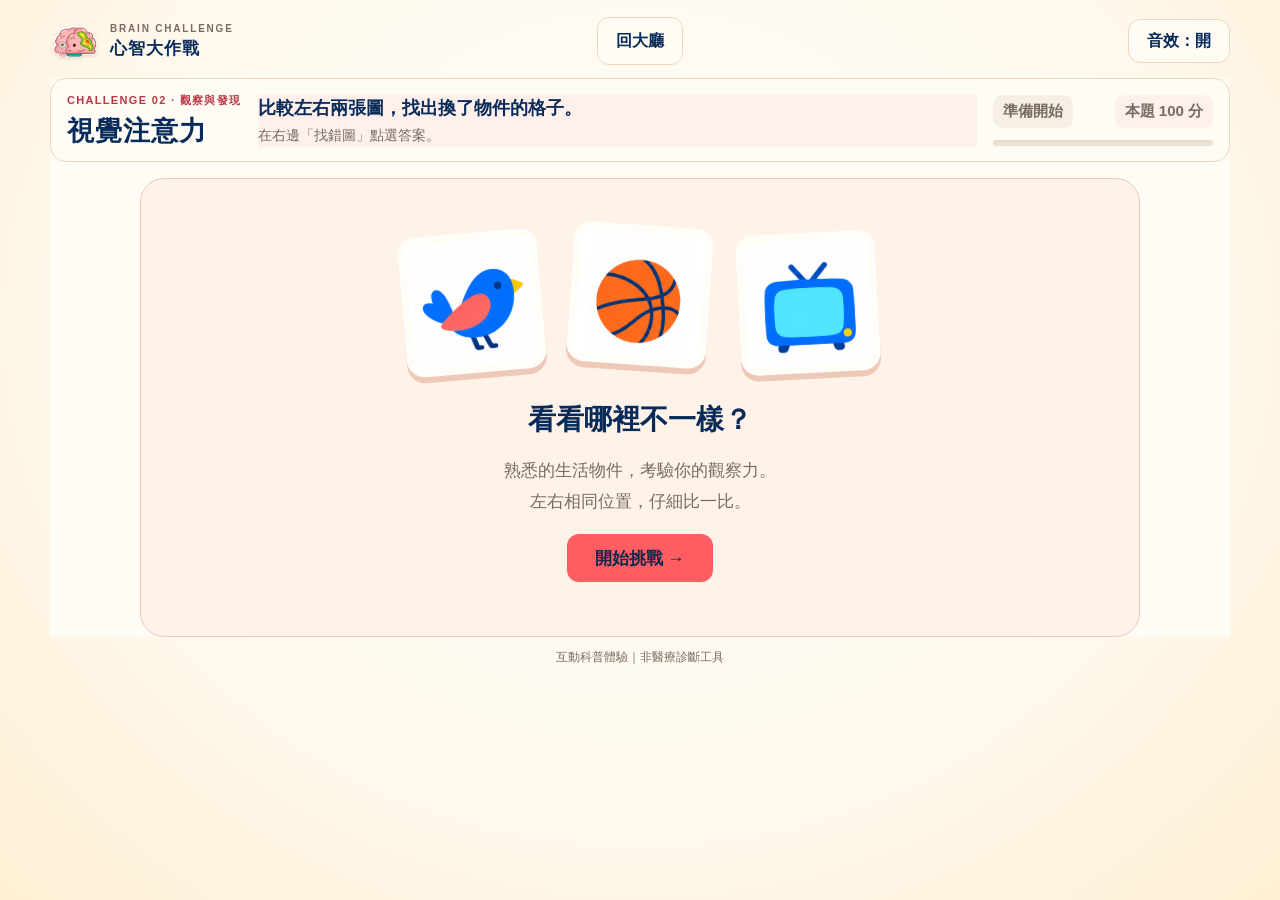
<file: legacy/find_diff_game.html>
<!DOCTYPE html>
<html lang="zh-TW">
<head>
<meta charset="UTF-8">
<meta name="viewport" content="width=device-width, initial-scale=1.0, viewport-fit=cover">
<title>心智大作戰｜視覺注意力</title>
<link rel="stylesheet" href="brain-responsive.css">
<link rel="stylesheet" href="brain-game-shell.css">
<link rel="stylesheet" href="brain-object-art.css">
<link rel="stylesheet" href="attention-layout.css">
<script src="brain-games.js"></script>
<script src="brain-audio.js"></script>
<script src="brain-feedback.js"></script>
<script src="brain-core.js"></script>
<link rel="stylesheet" href="brain-motion.css">
<link rel="stylesheet" href="brain-game-theme.css">
<link rel="stylesheet" href="brain-game-frame.css">
</head>
<body class="attention-page" data-game-id="attention" data-phase="ready">
<header class="topbar">
  <div class="brand"><div class="brand-mark" aria-hidden="true"><span></span><span></span><span></span><span></span></div><div class="brand-copy"><small>BRAIN CHALLENGE</small><strong>心智大作戰</strong></div></div>
  <button class="exit-btn" onclick="exitGame()">回大廳</button>
</header>
<div class="game-feedback" id="game-feedback" role="status" aria-live="polite"></div>
<main class="game-card">
  <section class="info-area" aria-label="本關說明與進度">
    <div class="title-group"><div class="eyebrow">CHALLENGE 02 · 觀察與發現</div><h1>視覺注意力</h1></div>
    <div class="instruction" id="instruction" role="status" aria-live="polite">比較左右兩張圖，找出換了物件的格子。<small>在右邊「找錯圖」點選答案。</small></div>
    <div class="game-hud">
      <div class="status-row"><span class="status-pill" id="status-bar">準備開始</span><span class="status-pill score-pill" id="score-pill-wrap">本題 <strong id="score-pill">100</strong> 分</span></div>
      <div class="game-progress"><span id="game-progress-bar" role="progressbar" aria-label="已完成題數" aria-valuemin="0" aria-valuemax="3" aria-valuenow="0"></span></div>
    </div>
  </section>
  <section class="play-area" id="play-area" aria-label="找錯遊戲">
    <div class="ready-panel" id="ready-panel">
      <div class="ready-art" id="ready-art" aria-hidden="true"></div>
      <h2>看看哪裡不一樣？</h2>
      <p>熟悉的生活物件，考驗你的觀察力。<br>左右相同位置，仔細比一比。</p>
      <button id="btn-start" class="main-action-btn" onclick="initGame()" disabled>正在準備圖片…</button>
      <p id="asset-status" role="status" class="asset-status"></p>
    </div>
    <div class="find-stage" id="find-stage" hidden>
      <div class="grid-pair" id="game-container">
        <section class="grid-wrapper"><div class="grid-title"><span class="board-badge">A</span><h2>基準圖</h2><small>先看這邊</small></div><div class="grid-scroll"><div id="grid-a" class="grid-area" aria-label="基準圖"></div></div></section>
        <section class="grid-wrapper target-board"><div class="grid-title target"><span class="board-badge">B</span><h2>找錯圖</h2><small>點選不同的格子</small></div><div class="grid-scroll"><div id="grid-b" class="grid-area" aria-label="找錯圖"></div></div></section>
      </div>
      <div class="round-footer">
        <p id="round-hint" class="round-hint">不必搶快，依自己的步調觀察。</p>
        <div class="result-board" id="result-board" role="status" hidden></div>
        <button id="btn-next" class="main-action-btn" onclick="nextRound()" hidden>下一題 →</button>
      </div>
    </div>
    <div class="final-panel" id="final-panel" hidden></div>
  </section>
</main>
<footer class="footer-note">互動科普體驗｜非醫療診斷工具</footer>
<script src="brain-config.js"></script>
<script src="brain-assets.js"></script>
<script src="attention-game.js"></script>
</body></html>

<script src="island-integration.js"></script>
</file>
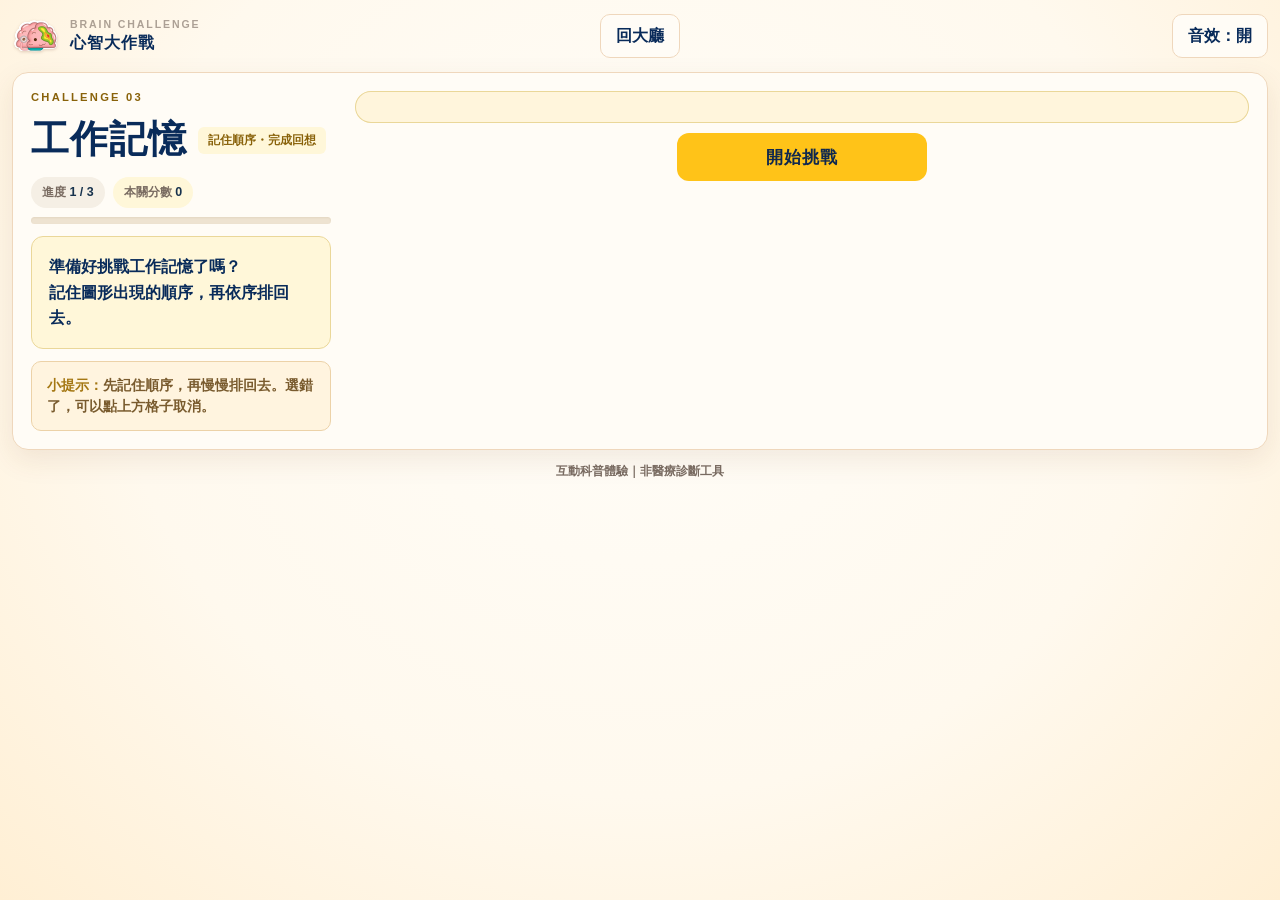
<file: legacy/memory_game_hard.html>
<!DOCTYPE html>
<html lang="zh-TW">
<head>
<meta charset="UTF-8">
<meta name="viewport" content="width=device-width, initial-scale=1.0, viewport-fit=cover">
<title>心智大作戰｜工作記憶</title>
<style>
:root{--bg:#061a2b;--bg2:#0b3149;--panel:rgba(255,255,255,.97);--text:#17324d;--muted:#718596;--primary:#32a9e8;--primary2:#6ed2ba;--danger:#df5a63;--gold:#f4b942;--line:rgba(26,60,87,.12);--shadow:0 24px 60px rgba(1,18,32,.28)}
*{box-sizing:border-box}html,body{min-height:100%;margin:0}
body{font-family:"Microsoft JhengHei","微軟正黑體","Noto Sans TC",Arial,sans-serif;color:var(--text);background:radial-gradient(circle at 10% 0%,rgba(110,210,186,.20),transparent 24%),radial-gradient(circle at 90% 8%,rgba(50,169,232,.28),transparent 28%),linear-gradient(160deg,var(--bg),var(--bg2) 54%,#092238);padding:18px;user-select:none;-webkit-user-select:none;-webkit-touch-callout:none;overscroll-behavior:none;touch-action:manipulation}
body::before{content:"";position:fixed;inset:0;pointer-events:none;opacity:.14;background-image:radial-gradient(rgba(255,255,255,.8) .55px,transparent .55px);background-size:18px 18px}
.topbar{width:100%;max-width:1360px;margin:0 auto 14px;display:flex;align-items:center;justify-content:space-between;gap:12px;color:white;position:relative;z-index:2}.brand{display:flex;align-items:center;gap:10px;font-weight:900;letter-spacing:.06em}.brand-mark{width:44px;height:44px;border-radius:14px;display:grid;place-items:center;font-size:25px;background:linear-gradient(145deg,#6ed2ba,#32a9e8);box-shadow:0 10px 24px rgba(0,0,0,.22)}.brand-copy small{display:block;font-size:.66rem;letter-spacing:.18em;opacity:.62}.brand-copy strong{display:block;font-size:1.02rem;margin-top:2px}
.exit-btn{min-height:44px;padding:9px 15px;border:1px solid rgba(255,255,255,.22);border-radius:999px;background:rgba(255,255,255,.09);backdrop-filter:blur(10px);color:white;font-weight:900;cursor:pointer;touch-action:manipulation}.exit-btn:active{transform:scale(.98)}
.game-card{width:100%;max-width:1360px;margin:0 auto;background:var(--panel);border:1px solid rgba(255,255,255,.75);border-radius:28px;box-shadow:var(--shadow);padding:24px;position:relative;overflow:hidden}.game-card::before{content:"";position:absolute;width:340px;height:340px;right:-170px;top:-170px;border-radius:50%;background:rgba(50,169,232,.07)}
.game-layout{display:grid;grid-template-columns:minmax(300px,360px) minmax(600px,1fr);gap:30px;align-items:start;position:relative;z-index:1}.info-area{display:flex;flex-direction:column;align-items:flex-start;text-align:left;gap:13px}.eyebrow{font-size:.7rem;letter-spacing:.2em;font-weight:900;color:#1681bb}.title-row{display:flex;align-items:center;gap:10px;flex-wrap:wrap}.title-row h1{margin:0;font-size:clamp(1.7rem,4vw,2.35rem);letter-spacing:.03em}.game-tag{padding:6px 10px;border-radius:999px;background:#edf7fb;color:#39758f;font-size:.72rem;font-weight:900}
.game-hud{width:100%;display:grid;gap:9px}.game-hud-row{display:flex;align-items:center;justify-content:space-between;gap:10px;flex-wrap:wrap}.game-hud .status-row{flex:1 1 auto}.status-row{display:flex;gap:8px;flex-wrap:wrap}.status-pill{padding:7px 11px;border-radius:999px;background:#f2f7f9;color:#57717e;font-size:.78rem;font-weight:900}.status-pill strong{color:var(--text)}.game-progress{width:100%;height:7px;border-radius:999px;overflow:hidden;background:#e8f1f5;box-shadow:inset 0 1px 2px rgba(22,66,87,.08)}.game-progress>span{display:block;width:0;height:100%;border-radius:inherit;background:linear-gradient(90deg,var(--primary),var(--primary2));transition:width .35s cubic-bezier(.22,.8,.24,1)}
.instruction{width:100%;padding:17px;border-radius:18px;background:linear-gradient(145deg,#f8fbfd,#eef7fa);border:1px solid #dcebf0;color:var(--text);font-size:1.03rem;line-height:1.55;font-weight:800}.instruction .target-count{color:#1486c3;font-size:1.15em}.tips{width:100%;padding:13px 15px;border-radius:16px;background:#fff8e9;border:1px solid #ffe1a1;color:#7e6732;font-size:.86rem;line-height:1.55;font-weight:700}.tips strong{color:#a47712}
.play-area{display:flex;flex-direction:column;align-items:center;gap:14px;width:100%}.memory-stage{width:100%;padding:22px;border-radius:28px;background:radial-gradient(circle at 50% 22%,#ffffff 0%,#f6fbfc 55%,#e9f5f8 100%);box-shadow:inset 0 0 0 1px #d7e8ed,0 18px 40px rgba(16,63,84,.12);position:relative}.memory-stage::before{content:"";position:absolute;inset:6%;border-radius:24px;border:1px dashed rgba(22,129,187,.16);pointer-events:none}.memory-content{position:relative;z-index:1;display:flex;flex-direction:column;align-items:center;gap:16px}.memory-countdown{position:absolute;inset:0;z-index:5;display:none;place-items:center;pointer-events:none}.memory-countdown.is-visible{display:grid}.countdown-text{font-size:clamp(5rem,12vw,8rem);font-weight:1000;line-height:1;color:#1486c3;text-shadow:0 10px 24px rgba(14,60,83,.16);opacity:0;transform:scale(.74)}.countdown-text.go{color:#45bd9e;font-size:clamp(4rem,10vw,6.8rem)}.memory-countdown.flash .countdown-text{animation:countdownPop .92s cubic-bezier(.22,.82,.25,1) both}@keyframes countdownPop{0%{opacity:0;transform:scale(.74)}18%{opacity:1;transform:scale(1.06)}48%{opacity:1;transform:scale(1)}82%{opacity:1;transform:scale(1)}100%{opacity:0;transform:scale(1.08)}}
#display-area{width:clamp(220px,28vw,320px);height:clamp(220px,28vw,320px);background:rgba(255,255,255,.96);border:4px solid #d9e7eb;border-radius:28px;display:none;justify-content:center;align-items:center;font-size:clamp(7rem,13vw,10rem);line-height:1;box-shadow:0 18px 44px rgba(14,60,83,.12),inset 0 0 0 1px rgba(255,255,255,.85);touch-action:none}
.sequence-label{font-size:.85rem;font-weight:900;color:#5f7886;display:none}.answer-area{display:none;gap:10px;justify-content:center;width:100%;flex-wrap:wrap}.slot{width:clamp(62px,8vw,82px);height:clamp(62px,8vw,82px);background:#fff;border:2px solid #d9e7eb;border-radius:18px;display:flex;justify-content:center;align-items:center;font-size:clamp(2rem,4vw,3rem);cursor:pointer;position:relative;transition:transform .16s ease,background .18s ease,border-color .18s ease,box-shadow .18s ease;touch-action:manipulation;-webkit-tap-highlight-color:transparent;box-shadow:0 7px 16px rgba(14,60,83,.06)}.slot:active{transform:scale(.95)}.slot[data-filled="true"]{background:#eefaf6;border-color:#72cdb2;box-shadow:0 8px 20px rgba(69,189,158,.12)}.slot::after{content:attr(data-index);position:absolute;bottom:-19px;font-size:.72rem;color:#81939d;font-weight:900}
#options-area{display:none;grid-template-columns:repeat(5,minmax(0,1fr));gap:10px;width:100%;max-width:720px}.option-btn{aspect-ratio:1/1;min-height:64px;background:#fff;border:2px solid #dfeaec;border-radius:16px;font-size:clamp(2rem,4.3vw,3rem);display:flex;justify-content:center;align-items:center;cursor:pointer;box-shadow:0 8px 18px rgba(14,60,83,.08);transition:transform .12s ease,box-shadow .12s ease,opacity .15s ease,border-color .15s ease,background .15s ease;touch-action:manipulation;-webkit-tap-highlight-color:transparent}.option-btn:active{transform:scale(.94);box-shadow:0 3px 9px rgba(14,60,83,.08)}.option-btn.disabled{opacity:.18;pointer-events:none}.option-btn.selected{background:#eefaf6;border-color:#6ed2ba}
.micro-notice{width:100%;max-width:720px;min-height:0;padding:0;border-radius:14px;background:#fff8e9;border:1px solid transparent;color:#8a6c24;font-weight:900;text-align:center;opacity:0;transform:translateY(-4px);transition:opacity .18s ease,transform .18s ease;padding-left:14px;padding-right:14px}.micro-notice.is-visible{opacity:1;transform:translateY(0);padding-top:10px;padding-bottom:10px;border-color:#ffe1a1}
.result-board{width:100%;padding:16px 18px;background:#effaf5;color:#1d6d51;border-radius:18px;border:1px solid #bee9d7;font-size:1.05rem;font-weight:900;display:none;text-align:center;line-height:1.55}.main-action-btn{min-height:54px;padding:13px 24px;font-size:1.08rem;font-weight:950;letter-spacing:.05em;border:0;border-radius:16px;color:white;cursor:pointer;box-shadow:0 10px 22px rgba(14,60,83,.16);transition:transform .18s,box-shadow .18s;touch-action:manipulation;width:100%;max-width:250px}.main-action-btn:active{transform:translateY(2px);box-shadow:0 5px 12px rgba(14,60,83,.14)}#btn-start{background:linear-gradient(135deg,#32a9e8,#1486c3)}#btn-submit{background:linear-gradient(135deg,#45bd9e,#2fa485);display:none}#btn-next{background:linear-gradient(135deg,#32a9e8,#3a78d1);display:none}
.finish-card{width:100%;max-width:520px;text-align:center}.finish-title{font-size:1.7rem;font-weight:1000;margin-bottom:4px}.score-big{font-size:4rem;line-height:1;font-weight:1000;color:#1486c3;margin:12px 0}.finish-meta{color:#607785;font-weight:800;margin-bottom:18px}.finish-actions{display:flex;gap:10px;justify-content:center;flex-wrap:wrap}.finish-actions button{min-height:50px;padding:10px 18px;border:0;border-radius:14px;font-weight:900;color:white;cursor:pointer;touch-action:manipulation}.again{background:#32a9e8}.home{background:#45bd9e}
.memory-page .memory-stage.feedback-correct{animation:stageCorrect .46s ease}.memory-page .memory-stage.feedback-partial{animation:stagePartial .42s ease}.memory-page .memory-stage.feedback-wrong{animation:stageWrong .42s ease}@keyframes stageCorrect{0%{transform:scale(1)}45%{transform:scale(1.012);box-shadow:inset 0 0 0 3px rgba(69,189,158,.28),0 20px 48px rgba(69,189,158,.17)}100%{transform:scale(1)}}@keyframes stagePartial{0%{transform:scale(1)}45%{transform:scale(1.008) rotate(-.25deg)}100%{transform:scale(1) rotate(0)}}@keyframes stageWrong{0%,100%{transform:translateX(0)}25%{transform:translateX(-4px)}75%{transform:translateX(4px)}}
.footer-note{max-width:1360px;margin:13px auto 0;text-align:center;color:rgba(255,255,255,.55);font-size:.75rem;font-weight:700;position:relative;z-index:2}
@media (min-width:1200px){.game-card{padding:28px}.game-layout{grid-template-columns:minmax(320px,380px) minmax(700px,1fr);gap:34px}.memory-stage{padding:26px}.answer-area{gap:12px}.options-area{gap:12px;max-width:760px}.option-btn{min-height:70px}}
@media (max-width:980px){.game-layout{grid-template-columns:1fr}.info-area{align-items:center;text-align:center}.title-row{justify-content:center}.instruction,.tips{max-width:760px}.memory-stage{padding:18px}}
@media (max-width:700px){body{padding:12px}.game-card{padding:18px;border-radius:22px}.topbar{margin-bottom:9px}.brand-mark{width:40px;height:40px;border-radius:12px;font-size:22px}.brand-copy strong{font-size:.92rem}.exit-btn{min-height:40px;padding:7px 12px;font-size:.86rem}.game-layout{gap:20px}.memory-stage{padding:14px;border-radius:22px}.answer-area{gap:8px}.slot{width:56px;height:56px;font-size:1.9rem;border-radius:14px}.options-area{grid-template-columns:repeat(4,minmax(0,1fr));gap:7px}#display-area{width:clamp(200px,58vw,280px);height:clamp(200px,58vw,280px);font-size:clamp(5.5rem,20vw,8rem)}.option-btn{min-height:64px;border-radius:14px;font-size:2rem}.instruction{font-size:.98rem}.tips{font-size:.8rem}}
@media (orientation:landscape) and (max-height:640px){body{padding:8px 14px}.topbar{margin-bottom:7px}.game-card{padding:16px}.game-layout{grid-template-columns:minmax(290px,.8fr) minmax(420px,1.2fr);gap:18px;align-items:center}.memory-stage{padding:12px}.slot{width:54px;height:54px}.option-btn{min-height:52px}.instruction{font-size:.95rem;padding:12px}.tips{font-size:.76rem;padding:10px}}
</style>
<link rel="stylesheet" href="brain-responsive.css">
<link rel="stylesheet" href="brain-game-shell.css">
<link rel="stylesheet" href="brain-design-system.css">
<link rel="stylesheet" href="brain-object-art.css">
<link rel="stylesheet" href="brain-viewport.css">
<script src="brain-layout.js"></script>
<script src="brain-games.js"></script>
<script src="brain-audio.js"></script>
<script src="brain-feedback.js"></script>
<script src="brain-core.js"></script>
<link rel="stylesheet" href="brain-motion.css">
<link rel="stylesheet" href="brain-game-theme.css">
<link rel="stylesheet" href="brain-game-frame.css">
<link rel="stylesheet" href="brain-memory-stage.css">
</head>
<body class="memory-page" data-game-id="memory" data-phase="ready">
<div class="topbar"><div class="brand"><div class="brand-mark" aria-hidden="true"><span></span><span></span><span></span><span></span></div><div class="brand-copy"><small>BRAIN CHALLENGE</small><strong>心智大作戰</strong></div></div><button class="exit-btn" onclick="exitGame()">回大廳</button></div>
<main class="game-card"><div class="game-layout">
<section class="info-area">
<div class="eyebrow">CHALLENGE 03</div><div class="title-row"><h1>工作記憶</h1><span class="game-tag">記住順序・完成回想</span></div>
<div class="game-hud"><div class="game-hud-row"><div class="status-row"><div class="status-pill" id="status-bar">進度 <strong>1 / 3</strong></div><div class="status-pill score-pill" id="score-pill-wrap">本關分數 <strong id="score-pill">0</strong></div></div></div><div class="game-progress" aria-label="遊戲進度"><span id="game-progress-bar" role="progressbar" aria-valuemin="0" aria-valuemax="3" aria-valuenow="0"></span></div></div>
<div class="instruction" id="instruction">準備好挑戰工作記憶了嗎？<br>記住圖形出現的順序，再依序排回去。</div>
<div class="tips"><strong>小提示：</strong>先記住順序，再慢慢排回去。選錯了，可以點上方格子取消。</div>
</section>
<section class="play-area" id="play-area"><div class="memory-stage" id="memory-stage"><div class="memory-content" id="memory-content">
<div class="memory-countdown" id="memory-countdown" aria-live="assertive" aria-atomic="true"><div class="countdown-text" id="countdown-text">3</div></div><div class="sequence-label" id="sequence-label">請記住順序</div>
<div id="display-area" aria-live="polite"></div>
<div id="answer-area" class="answer-area" aria-label="你的答案順序"></div>
<div id="options-area" aria-label="圖形選項"></div>
<div class="result-board" id="result-board" role="status"></div>
<div class="micro-notice" id="micro-notice" role="status" aria-live="polite"></div>
</div></div>
<button id="btn-start" class="main-action-btn" onclick="initGame()" disabled>正在準備圖片…</button>
<button id="btn-submit" class="main-action-btn" onclick="submitAnswer()">確認答案</button>
<button id="btn-next" class="main-action-btn" onclick="nextRound()">下一題</button></section>
</div></main><div class="footer-note">互動科普體驗｜非醫療診斷工具</div>
<script src="brain-config.js"></script>
<script src="brain-assets.js"></script>
<script src="memory-game.js"></script></body></html>

<script src="island-integration.js"></script>
</file>
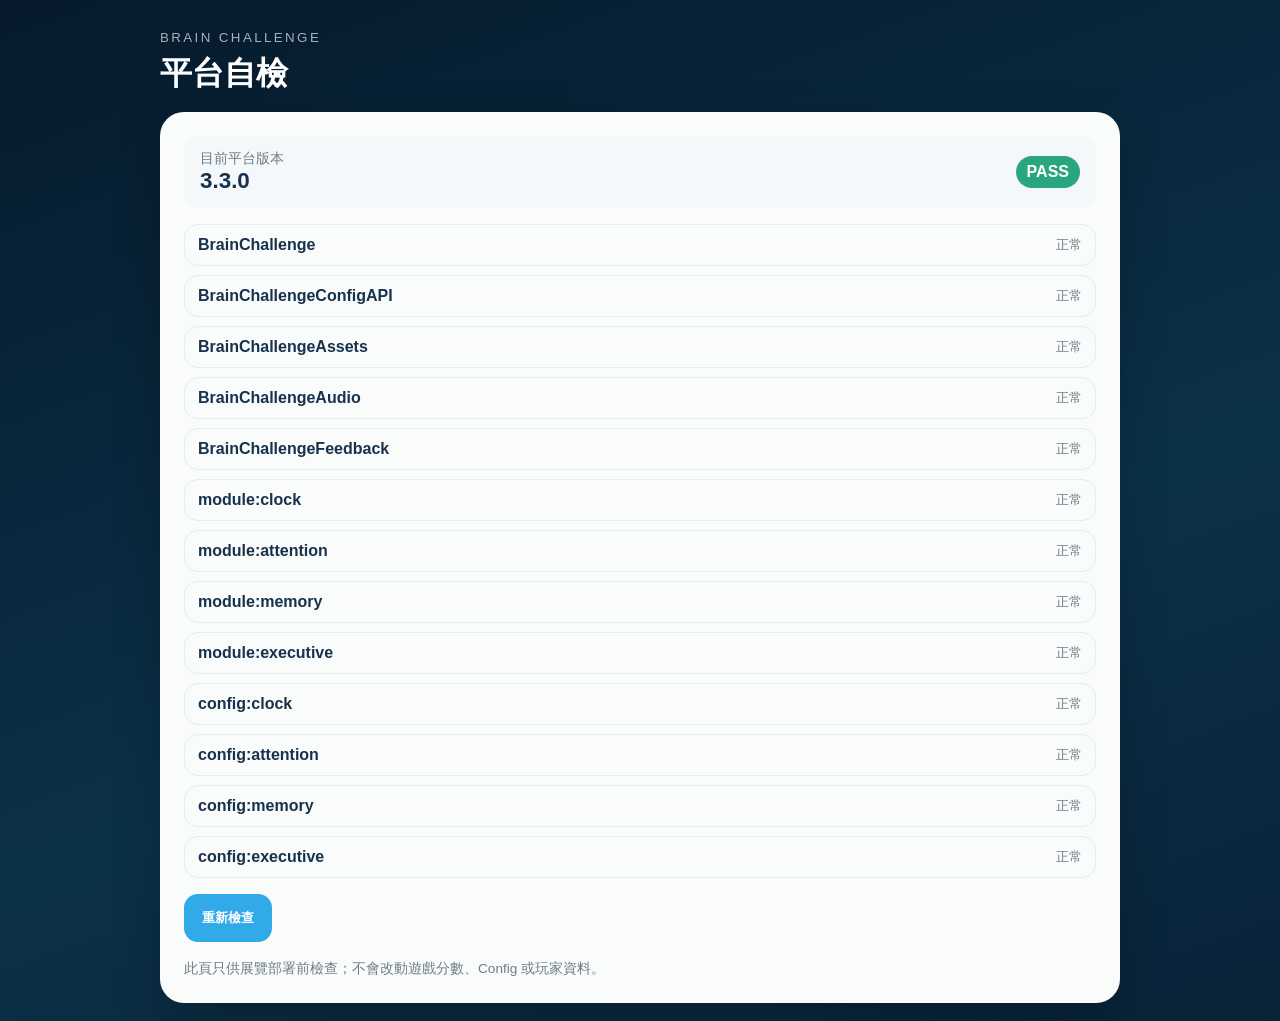
<file: legacy/platform-check.html>
<!doctype html>
<html lang="zh-Hant">
<head>
<meta charset="utf-8">
<meta name="viewport" content="width=device-width,initial-scale=1,maximum-scale=1,user-scalable=no">
<title>心智大作戰｜平台自檢</title>
<style>
:root{--bg:#071c2e;--panel:#fff;--text:#17324d;--ok:#2aa67f;--bad:#d6535d;--muted:#6c7d88;}
*{box-sizing:border-box}body{margin:0;min-height:100vh;padding:18px;font-family:"Microsoft JhengHei","微軟正黑體",Arial,sans-serif;background:linear-gradient(160deg,#061a2b,#0b3149 60%,#092238);color:var(--text)}
.wrap{width:min(960px,100%);margin:0 auto}.top{color:#fff;margin:10px 0 16px}.top small{letter-spacing:.18em;opacity:.65}.top h1{margin:6px 0 0;font-size:clamp(1.5rem,4vw,2rem)}
.card{background:rgba(255,255,255,.98);border-radius:24px;padding:24px;box-shadow:0 18px 48px rgba(0,0,0,.22)}
.summary{display:flex;justify-content:space-between;gap:12px;align-items:center;padding:14px 16px;border-radius:16px;background:#f5f8fa;margin-bottom:16px}.summary strong{font-size:1.4rem}.badge{font-weight:900;padding:7px 11px;border-radius:999px;color:#fff}.ok{background:var(--ok)}.bad{background:var(--bad)}
.rows{display:grid;gap:9px}.row{display:flex;align-items:center;justify-content:space-between;gap:12px;padding:11px 13px;border:1px solid #e5edf1;border-radius:14px}.name{font-weight:900}.detail{font-size:.82rem;color:var(--muted);text-align:right}.foot{margin-top:16px;color:var(--muted);font-size:.85rem;line-height:1.55}
button{margin-top:16px;border:0;border-radius:14px;min-height:48px;padding:10px 18px;background:#32a9e8;color:#fff;font-weight:900;cursor:pointer}
</style>
</head>
<body>
<div class="wrap">
  <div class="top"><small>BRAIN CHALLENGE</small><h1>平台自檢</h1></div>
  <main class="card">
    <div class="summary"><div><div style="color:#6c7d88;font-size:.85rem">目前平台版本</div><strong id="version">—</strong></div><div id="status" class="badge">檢查中</div></div>
    <div class="rows" id="rows"></div>
    <button type="button" onclick="runCheck()">重新檢查</button>
    <div class="foot">此頁只供展覽部署前檢查；不會改動遊戲分數、Config 或玩家資料。</div>
  </main>
</div>
<script src="brain-games.js"></script>
<script src="brain-audio.js"></script>
<script src="brain-feedback.js"></script>
<script src="brain-config.js"></script>
<script src="brain-assets.js"></script>
<script src="brain-core.js"></script>
<script src="brain-platform.js"></script>
<script>
function runCheck(){
  const report=window.BrainChallengePlatform.check();
  document.getElementById('version').textContent=report.version;
  const status=document.getElementById('status');
  status.textContent=report.ok?'PASS':'CHECK';
  status.className='badge '+(report.ok?'ok':'bad');
  document.getElementById('rows').innerHTML=report.results.map(item=>`<div class="row"><div class="name">${item.name}</div><div class="detail">${item.ok?'正常':'異常'}</div></div>`).join('');
}
runCheck();
</script>
</body>
</html>
</file>
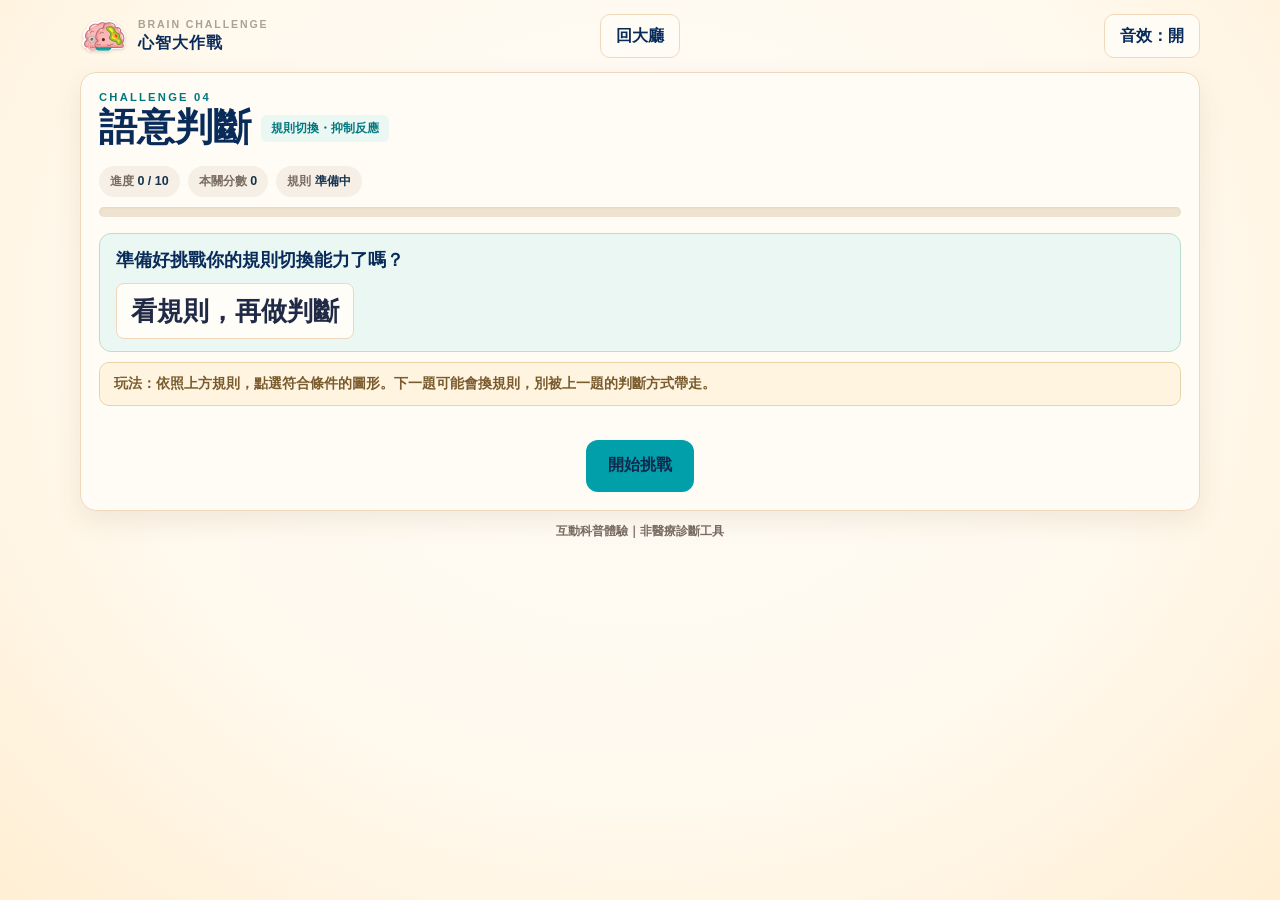
<file: legacy/shape_color_game.html>
<!doctype html>
<html lang="zh-TW">
<head>
<meta charset="utf-8">
<meta name="viewport" content="width=device-width, initial-scale=1, maximum-scale=1, user-scalable=no, viewport-fit=cover">
<title>心智大作戰｜語意判斷</title>
<style>
:root{--bg:#061a2b;--bg2:#0b3149;--panel:rgba(255,255,255,.97);--text:#17324d;--muted:#718596;--primary:#32a9e8;--teal:#55c6ad;--danger:#df5a63;--gold:#f4b942;--line:rgba(26,60,87,.12);--shadow:0 24px 60px rgba(1,18,32,.28)}
*{box-sizing:border-box}html,body{min-height:100%;margin:0}body{font-family:"Microsoft JhengHei","微軟正黑體","Noto Sans TC",Arial,sans-serif;color:var(--text);background:radial-gradient(circle at 10% 0%,rgba(110,210,186,.2),transparent 24%),radial-gradient(circle at 90% 8%,rgba(50,169,232,.28),transparent 28%),linear-gradient(160deg,var(--bg),var(--bg2) 54%,#092238);padding:18px;user-select:none;-webkit-user-select:none;overscroll-behavior:none}
body::before{content:"";position:fixed;inset:0;pointer-events:none;opacity:.14;background-image:radial-gradient(rgba(255,255,255,.8) .55px,transparent .55px);background-size:18px 18px}
.topbar{width:100%;max-width:1040px;margin:0 auto 14px;display:flex;align-items:center;justify-content:space-between;gap:12px;color:#fff;position:relative;z-index:2}.brand{display:flex;align-items:center;gap:10px;font-weight:900;letter-spacing:.06em}.brand-mark{width:44px;height:44px;border-radius:14px;display:grid;place-items:center;font-size:25px;background:linear-gradient(145deg,#6ed2ba,#32a9e8);box-shadow:0 10px 24px rgba(0,0,0,.22)}.brand-copy small{display:block;font-size:.66rem;letter-spacing:.18em;opacity:.62}.brand-copy strong{display:block;font-size:1.02rem;margin-top:2px}.exit-btn{min-height:44px;padding:9px 15px;border:1px solid rgba(255,255,255,.22);border-radius:999px;background:rgba(255,255,255,.09);backdrop-filter:blur(10px);color:#fff;font-weight:900;cursor:pointer;touch-action:manipulation}
.game-card{width:100%;max-width:1120px;margin:0 auto;background:var(--panel);border:1px solid rgba(255,255,255,.75);border-radius:28px;box-shadow:var(--shadow);padding:24px;position:relative;overflow:hidden}.game-card::before{content:"";position:absolute;width:340px;height:340px;right:-180px;top:-180px;border-radius:50%;background:rgba(50,169,232,.07)}
.info{position:relative;z-index:1}.eyebrow{font-size:.7rem;letter-spacing:.2em;font-weight:900;color:#1681bb}.title-row{display:flex;align-items:center;gap:10px;flex-wrap:wrap}.title-row h1{margin:0;font-size:clamp(1.7rem,4vw,2.35rem)}.tag{padding:6px 10px;border-radius:999px;background:#edf7fb;color:#39758f;font-size:.72rem;font-weight:900}.status-row{display:flex;flex-wrap:wrap;gap:8px;margin-top:13px}.pill{padding:7px 11px;border-radius:999px;background:#f2f7f9;color:#57717e;font-size:.78rem;font-weight:900}.pill strong{color:var(--text)}.progress{width:100%;height:10px;margin:10px 0 16px;background:#e9f0f3;border-radius:999px;overflow:hidden}.progress>span{display:block;height:100%;width:0;background:linear-gradient(90deg,var(--primary),var(--teal));border-radius:999px;transition:width .25s ease}
.instruction{padding:18px;border-radius:18px;background:linear-gradient(145deg,#f8fbfd,#eef7fa);border:1px solid #dcebf0;font-size:1.15rem;line-height:1.55;font-weight:800}.rule{display:inline-block;margin-top:8px;padding:7px 14px;border-radius:999px;background:#fff4cf;border:1px solid #ffe0a1;color:#8d6713;font-size:clamp(1.15rem,3vw,1.65rem);font-weight:1000}.tip{margin:12px 0 20px;padding:12px 15px;border-radius:16px;background:#fff8e9;border:1px solid #ffe1a1;color:#7e6732;font-size:.86rem;font-weight:700;line-height:1.55}.play{position:relative;z-index:1;display:flex;flex-direction:column;align-items:center}.choices{width:100%;display:grid;grid-template-columns:repeat(4,minmax(120px,1fr));gap:16px;max-width:900px}.choice{min-height:180px;border:2px solid #dfe9ee;border-radius:22px;background:#fff;box-shadow:0 10px 24px rgba(16,63,84,.08);display:grid;place-items:center;cursor:pointer;touch-action:manipulation;transition:transform .16s,box-shadow .16s,border-color .16s}.choice:active{transform:translateY(2px)}.choice[disabled]{cursor:default;opacity:.82}.choice.good{border-color:#55c6ad;box-shadow:0 0 0 4px rgba(85,198,173,.16),0 12px 26px rgba(85,198,173,.16)}.choice.bad{border-color:#df5a63;box-shadow:0 0 0 4px rgba(223,90,99,.12)}
.symbol{width:108px;height:108px;display:grid;place-items:center}.shape{width:80px;height:80px;display:block;filter:drop-shadow(0 8px 8px rgba(0,0,0,.12))}.circle{border-radius:50%}.square{border-radius:14px}.triangle{clip-path:polygon(50% 6%,94% 92%,6% 92%)}.diamond{clip-path:polygon(50% 4%,96% 50%,50% 96%,4% 50%)}
.action-row{display:flex;gap:10px;justify-content:center;flex-wrap:wrap;margin-top:20px}.action{min-height:52px;padding:12px 22px;border:0;border-radius:15px;font-weight:950;font-size:1rem;cursor:pointer;color:#fff;touch-action:manipulation}.primary{background:linear-gradient(135deg,#32a9e8,#1486c3)}.secondary{background:linear-gradient(135deg,#6ed2ba,#45bd9e)}.feedback{min-height:58px;width:100%;max-width:760px;margin-top:16px;padding:14px 18px;border-radius:18px;text-align:center;font-size:1.05rem;font-weight:900;display:none}.feedback.ok{display:block;background:#effaf5;border:1px solid #bee9d7;color:#1d6d51}.feedback.bad{display:block;background:#fff0f0;border:1px solid #f3c2c6;color:#98343c}.finish{width:100%;max-width:620px;text-align:center;padding:22px}.score{font-size:4rem;line-height:1;color:#1486c3;font-weight:1000;margin:12px 0}.meta{color:#607785;font-weight:800;margin-bottom:16px}.actions{display:flex;gap:10px;justify-content:center;flex-wrap:wrap}.actions button{min-height:50px;padding:10px 18px;border:0;border-radius:14px;font-weight:900;color:#fff;cursor:pointer;touch-action:manipulation}.again{background:#32a9e8}.home{background:#45bd9e}
.countdown{position:fixed;inset:0;display:none;align-items:center;justify-content:center;background:rgba(3,22,38,.66);backdrop-filter:blur(5px);z-index:50}.countdown.show{display:flex}.countdown-text{font-size:clamp(5rem,18vw,11rem);font-weight:1000;color:#fff;text-shadow:0 14px 40px rgba(0,0,0,.35);animation:countPop .72s ease}.countdown-go{font-size:clamp(4.2rem,15vw,9rem)}@keyframes countPop{0%{transform:scale(.62);opacity:.25}55%{transform:scale(1.06);opacity:1}100%{transform:scale(1);opacity:1}}
@media(max-width:860px){.choices{grid-template-columns:repeat(2,minmax(140px,1fr));max-width:680px}.choice{min-height:160px}}
@media(max-width:560px){body{padding:12px}.game-card{padding:18px;border-radius:22px}.choices{grid-template-columns:repeat(2,1fr);gap:12px}.choice{min-height:140px;border-radius:18px}.symbol{width:92px;height:92px}.shape{width:68px;height:68px}.instruction{font-size:1rem}.tip{font-size:.8rem}.status-row{justify-content:center}}
@media(max-width:380px){.choices{gap:10px}.choice{min-height:128px}.shape{width:62px;height:62px}}
</style>
<link rel="stylesheet" href="brain-responsive.css">
<link rel="stylesheet" href="brain-game-shell.css">
<link rel="stylesheet" href="brain-design-system.css">
<link rel="stylesheet" href="brain-viewport.css">
<script src="brain-layout.js"></script>
<script src="brain-games.js"></script>
<script src="brain-audio.js"></script>
<script src="brain-feedback.js"></script>
<script src="brain-config.js"></script>
<script src="brain-assets.js"></script>
<script src="brain-interference.js"></script>
<style>.instruction .rule{background:#fff;border-color:#d7e0ec;color:#202a46}</style>
<script src="brain-core.js"></script>
<link rel="stylesheet" href="brain-motion.css">
<link rel="stylesheet" href="brain-game-theme.css">
<link rel="stylesheet" href="brain-game-frame.css">
</head>
<body data-game-id="executive">
<div class="topbar"><div class="brand"><div class="brand-mark" aria-hidden="true"><span></span><span></span><span></span><span></span></div><div class="brand-copy"><small>BRAIN CHALLENGE</small><strong>心智大作戰</strong></div></div><button class="exit-btn" onclick="exitGame()">回大廳</button></div>
<main class="game-card"><section class="info"><div class="eyebrow">CHALLENGE 04</div><div class="title-row"><h1>語意判斷</h1><span class="tag">規則切換・抑制反應</span></div><div class="status-row"><div class="pill" id="status">進度 <strong>0 / 10</strong></div><div class="pill">本關分數 <strong id="score">0</strong></div><div class="pill">規則 <strong id="rule-pill">準備中</strong></div></div><div class="progress"><span id="progress"></span></div><div class="instruction" id="instruction">準備好挑戰你的規則切換能力了嗎？<br><span class="rule">看規則，再做判斷</span></div><div class="tip"><strong>玩法：</strong>依照上方規則，點選符合條件的圖形。下一題可能會換規則，別被上一題的判斷方式帶走。</div></section>
<section class="play"><div class="choices" id="choices"></div><div class="game-feedback" id="game-feedback" role="status" aria-live="polite"></div><div class="action-row"><button class="action primary" id="start" onclick="startGame()">開始挑戰</button></div></section></main></div>
<div style="max-width:1040px;margin:12px auto 0;text-align:center;color:rgba(255,255,255,.55);font-size:.75rem;font-weight:700;position:relative;z-index:2">互動科普體驗｜非醫療診斷工具</div>
<script>
(function(){
'use strict';
const CONFIG=BrainChallengeConfigAPI.getForModule('executive');
const ASSETS=window.BrainChallengeAssets?.api;
const COLOR_OPTIONS=(ASSETS?.get('executive')?.colors)||[];
const SHAPE_OPTIONS=(ASSETS?.get('executive')?.shapes)||[];
const totalRounds=Math.max(1,Number(CONFIG.rounds)||10);
const optionsPerRound=Math.max(3,Number(CONFIG.optionsPerRound)||4);
const switchEvery=Math.max(1,Number(CONFIG.switchEvery)||1);
const startingRule=CONFIG.startingRule==='shape'?'shape':'color';
const el={status:document.getElementById('status'),score:document.getElementById('score'),rule:document.getElementById('rule-pill'),progress:document.getElementById('progress'),instruction:document.getElementById('instruction'),choices:document.getElementById('choices'),feedback:document.getElementById('game-feedback'),start:document.getElementById('start'),countdown:document.getElementById('countdown'),countdownText:document.getElementById('countdown-text')};
el.status.innerHTML=`進度 <strong>0 / ${totalRounds}</strong>`;
let round=0,totalScore=0,roundStart=0,totalTime=0,currentRule=startingRule,currentTarget=null,locked=false;
function exitGame(){ if(confirm('現在離開的話，目前的進度將不會被儲存喔。確定要回大廳嗎？')) BrainChallenge.navigation.goHome(); }
function ruleForRound(index){return ((Math.floor(index/switchEvery)%2===0)?startingRule:(startingRule==='color'?'shape':'color'));}
function shuffle(list){const a=list.slice();for(let i=a.length-1;i>0;i--){const j=Math.floor(Math.random()*(i+1));[a[i],a[j]]=[a[j],a[i]];}return a;}
function buildChoices(rule){
 const colors=shuffle(COLOR_OPTIONS); const shapes=shuffle(SHAPE_OPTIONS);
 const target=rule==='color'?colors[0]:shapes[0]; const combos=[];
 const pickedColors=shuffle(COLOR_OPTIONS).slice(0,Math.max(optionsPerRound,4));
 const pickedShapes=shuffle(SHAPE_OPTIONS).slice(0,Math.max(optionsPerRound,4));
 // Ensure exactly one option matches the target rule.
 for(let i=0;i<optionsPerRound;i++){
   let color=pickedColors[i%pickedColors.length], shape=pickedShapes[i%pickedShapes.length];
   if(i===0){ if(rule==='color') color=target; else shape=target; }
   if(rule==='color' && color===target && i!==0){color=pickedColors.find(c=>c!==target)||color;}
   if(rule==='shape' && shape===target && i!==0){shape=pickedShapes.find(s=>s!==target)||shape;}
   combos.push({color,shape,correct:i===0});
 }
 // Keep the selected target intact; never mutate shapes after correctness is assigned.
 return shuffle(combos);

}
function drawChoice(item,index){const button=document.createElement('button');button.className='choice';button.type='button';button.setAttribute('aria-label',`${index+1}號選項`);button.innerHTML=`<span class="symbol"><span class="shape ${item.shape.className}" style="background:${item.color.value}"></span></span>`;button.addEventListener('click',()=>answer(item,button));return button;}
function labelForRule(rule,target,choices){const color=BrainInterference.choose(choices);return `請找出「<span style="color:${BrainInterference.ink(color)}">${target.label}</span>」`}
function startGame(){
 BrainChallenge.audio?.unlock?.(); BrainChallenge.gameShell.hideFeedback();
 round=0;totalScore=0;totalTime=0;el.score.textContent='0';el.start.style.display='none';beginRound();
}
function beginRound(){locked=false;roundStart=performance.now();round++;currentRule=ruleForRound(round-1);currentTarget=currentRule==='color'?COLOR_OPTIONS[0]:SHAPE_OPTIONS[0];const choices=buildChoices(currentRule);currentTarget=choices.find(x=>x.correct)[currentRule==='color'?'color':'shape'];el.status.innerHTML=`進度 <strong>${round} / ${totalRounds}</strong>`;el.rule.textContent=currentRule==='color'?'顏色':'形狀';el.progress.style.width=`${((round-1)/totalRounds)*100}%`;el.instruction.innerHTML=`現在請依照規則作答：<br><span class="rule">${labelForRule(currentRule,currentTarget,choices)}</span>`;BrainChallenge.gameShell.hideFeedback();el.choices.innerHTML='';choices.forEach((c,i)=>el.choices.appendChild(drawChoice(c,i)));}
function answer(item,button){if(locked)return;locked=true;const elapsed=performance.now()-roundStart;totalTime+=elapsed;const correct=item.correct;let earned=correct?Number(CONFIG.scoring?.correct||100):Number(CONFIG.scoring?.wrong||0);if(!correct)earned=Math.max(0,earned);totalScore+=earned;el.score.textContent=totalScore;document.querySelectorAll('.choice').forEach(b=>b.disabled=true);button.classList.add(correct?'good':'bad');BrainChallenge.gameShell.feedback({title:correct?'判斷正確':'再看一次規則',message:correct?'規則切換成功。':'這一題抓錯規則了。',type:correct?'correct':'wrong',duration:450});el.progress.style.width=`${(round/totalRounds)*100}%`;if(round<totalRounds){beginRound();}else{finishGame();}}
function finishGame(){const seconds=Math.max(1,Math.floor(totalTime/1000));const avgScore=Math.round(totalScore/totalRounds);el.choices.innerHTML='';el.status.innerHTML='挑戰完成';el.rule.textContent='完成';el.instruction.innerHTML=`<div class="finish"><div style="font-size:1.55rem;font-weight:1000">本關完成</div><div>你的執行功能・認知彈性挑戰結果</div><div class="score">${avgScore}</div><div class="meta">平均得分 ・ 作答時間 ${seconds} 秒</div><div class="actions"><button class="again" onclick="location.reload()">再挑戰一次</button><button class="home" onclick="BrainChallenge.navigation.goHome()">回到大廳</button></div></div>`;const record={gameName:'語意判斷',playerName:BrainChallenge.player.getName(),score:avgScore,totalSeconds:seconds,timeText:`${seconds}秒`,age:BrainChallenge.player.getAge(),timestamp:new Date().toLocaleString()};BrainChallenge.scores.save(record);BrainChallenge.audio?.play?.('complete');}
window.startGame=startGame;
window.exitGame=exitGame;
})();
</script>
<script src="brain-viewport.js"></script>
</body>
</html>

<script src="island-integration.js"></script>
</file>
<file: legacy/brain-records-transfer.css>
#stats-modal .modal-content{max-width:640px}
#stats-modal .record-item,#stats-modal .rank-item{overflow-wrap:anywhere}
.records-transfer{margin-top:22px;padding-top:18px;border-top:1px solid #ead7c2}
.records-transfer-actions{display:flex;flex-wrap:wrap;gap:10px}
.records-transfer button{min-height:46px;border:1px solid #b7cfdc;border-radius:12px;padding:10px 18px;font:inherit;font-size:15px;background:#fff;color:#163654;cursor:pointer}
.records-transfer .records-primary{background:#0a7198;color:#fff;border-color:#0a7198}
.records-transfer button:disabled,#stats-modal button:disabled{opacity:.55;cursor:wait}
.records-transfer .records-note{font-size:13px;line-height:1.6;margin:10px 0;color:#766957!important}
.records-transfer-status{font-size:14px;line-height:1.65;color:#007a77;overflow-wrap:anywhere}
.records-transfer-status.is-error{color:#b43d2b}
.records-import-preview{margin-top:14px;padding:16px;border:1px solid #d8c9a7;border-radius:14px;background:#fff8e7}
.records-import-preview[hidden]{display:none}
.records-import-preview h3{margin:0 0 10px;font-size:18px}
.records-import-counts{white-space:pre-line;font-size:14px;line-height:1.8;overflow-wrap:anywhere}
.records-import-games{font-size:13px;line-height:1.7;margin-block:8px;overflow-wrap:anywhere}
.records-import-preview fieldset{border:0;padding:0;margin:14px 0}
.records-import-preview legend{font-weight:600;margin-bottom:6px}
.records-import-preview label{display:flex;align-items:center;gap:8px;min-height:44px;font-size:15px}
.records-import-preview input{width:18px;height:18px;flex-shrink:0}
.records-import-effect{font-size:14px;line-height:1.7;margin:8px 0 14px;overflow-wrap:anywhere}
@media(max-width:440px){.records-transfer-actions button{flex:1;padding-inline:10px}.records-import-preview{padding:12px}#stats-modal .modal-content{padding-inline:16px}.tab-btn{font-size:14px}}
</file>
<file: legacy/brain-playground.css>
/* v10.1 · Inset entrance, native medium rounded type and balanced open frames. */
@font-face{font-family:Playground Round;src:url("assets/fonts/jf-openhuninn-2.1.ttf") format("truetype");font-style:normal;font-weight:400;font-display:swap}
@font-face{font-family:Playground Round;src:url("assets/fonts/GenSenRounded2TW-M.woff") format("woff");font-style:normal;font-weight:500;font-display:swap}
:root{--ink:#10284e;--muted:#796b61;--blue:#0868ef;--coral:#ff5d61;--yellow:#ffc318;--teal:#009fa9;--orange:#f2793d;--paper:#fffcf6;--line:#efd7bc;--primary:var(--blue);--primary-dark:#0044b7;--danger-color:#b7412d;--secondary-color:var(--teal)}
*{box-sizing:border-box}html{min-height:100%;background:#fff3dd}
body{margin:0;padding:22px clamp(22px,3vw,64px) 18px;color:var(--ink);font-family:Playground Round,"Microsoft JhengHei UI","Microsoft JhengHei","Noto Sans CJK TC",sans-serif;font-synthesis:none;background:radial-gradient(ellipse at 50% 36%,#fffdf8 0%,#fff9ee 58%,#ffefd4 100%);height:100svh;min-height:700px;display:grid;grid-template-rows:auto minmax(0,1fr) auto;gap:16px;isolation:isolate;-webkit-tap-highlight-color:transparent}
body:before,body:after{content:"";position:fixed;inset:0;z-index:-1;pointer-events:none;background:radial-gradient(ellipse 170px 210px at -45px 33%,#ffd88122 99%,transparent),radial-gradient(ellipse 220px 190px at calc(100% + 150px) 75%,#f7ce9924 99%,transparent)}
body:after{background:radial-gradient(ellipse 250px 210px at -100px -150px,#fffdf8 99%,transparent),radial-gradient(ellipse 270px 230px at calc(100% + 170px) -130px,#ffe4d122 99%,transparent)}
button,input{font:inherit}button{touch-action:manipulation;cursor:pointer}button:focus-visible,[role=button]:focus-visible{outline:3px solid var(--blue);outline-offset:5px}button:disabled{cursor:wait;opacity:.55}
.hero-header,.playground-field,.setup-section{width:92%;max-width:1400px;margin-inline:auto}
.hero-header{display:grid;grid-template-columns:minmax(0,1fr) auto minmax(0,1fr);align-items:center;gap:16px;position:relative;z-index:2}
.hero-brand{display:flex;gap:9px;align-items:center;min-width:0}.playground-logo{width:144px;height:96px;object-fit:contain;flex:none}
.hero-header h1{font-size:clamp(23px,2vw,34px);margin:0;font-weight:500;letter-spacing:.025em;white-space:nowrap}
.playground-intro{text-align:center;position:relative;margin:0;padding:3px 0 0}
.intro-kicker{font:400 12px Arial,sans-serif;letter-spacing:.32em;color:var(--teal);margin-bottom:9px}
.title-frame{position:relative;display:inline-block;padding:0 30px}
.title-frame:before,.title-frame:after{content:"";position:absolute;top:3px;bottom:3px;width:24px;border:3.2px solid #ff9e65}
.title-frame:before{left:0;border-right:0;border-radius:28px 0 0 28px}.title-frame:after{right:0;border-left:0;border-radius:0 28px 28px 0}
.playground-intro h2{font-size:clamp(44px,3.8vw,68px);letter-spacing:.035em;font-weight:500;line-height:1.15;margin:0}
.playground-intro p{font-size:clamp(16px,1.35vw,22px);margin:10px 0 0;letter-spacing:.04em;line-height:1.45}
.lobby-tools{justify-self:end;display:flex;align-items:center;padding:0 14px;border:1px solid #efd7bd;border-radius:999px;background:#fffdf880;box-shadow:0 2px 3px #bb732009}
.tool-group{display:flex;gap:8px;align-items:center}.tool-group+.tool-group{border-left:1px solid #ead2b5;padding-left:14px;margin-left:14px}
.tool-icon{width:21px;height:21px;flex:none}
.lobby-tools button{font-weight:500;border:0;background:none;color:var(--ink);padding:10px 0;min-height:48px;font-size:16px;white-space:nowrap}
.playground-field{position:relative;min-height:0}.game-grid{display:grid;height:100%;grid-template-columns:repeat(2,minmax(0,1fr));grid-template-rows:repeat(2,minmax(0,1fr));gap:14px 18px}
.game-card{--station:var(--blue);display:grid;grid-template-columns:clamp(220px,40%,254px) minmax(0,1fr);column-gap:8px;grid-template-rows:minmax(0,1fr);align-items:center;position:relative;min-height:0;height:100%;padding:22px 28px;background:#fffdf8e8;box-shadow:0 5px 13px #bf7a1710;border:0;cursor:pointer;touch-action:manipulation;isolation:isolate;border-radius:28px;transition:background .2s,box-shadow .2s}
.game-card[data-game-id=attention]{--station:var(--coral)}.game-card[data-game-id=memory]{--station:var(--yellow)}.game-card[data-game-id=executive]{--station:var(--teal)}
.station-frame,.setup-frame{position:absolute;inset:0;pointer-events:none;z-index:3}
.corner{position:absolute;width:60px;height:54px;border:3px solid color-mix(in srgb,var(--station) 72%,white);transition:width .22s,height .22s,border-color .22s}
.corner-tl{left:0;top:0;border-right:0;border-bottom:0;border-top-left-radius:28px}.corner-tr{right:0;top:0;border-left:0;border-bottom:0;border-top-right-radius:28px}.corner-bl{left:0;bottom:0;border-right:0;border-top:0;border-bottom-left-radius:28px}.corner-br{right:0;bottom:0;border-left:0;border-top:0;border-bottom-right-radius:28px}
.station-content{grid-column:1;grid-row:1;display:flex;flex-direction:column;align-items:flex-start;justify-content:space-between;height:100%;min-height:0;gap:14px;position:relative;z-index:2}
.game-info{align-self:stretch;pointer-events:none}.station-copy{display:block}
.game-step{display:flex;align-items:center;gap:16px;width:max-content;color:var(--station);font-weight:500;font-size:clamp(36px,2.9vw,48px);line-height:1;margin-bottom:8px}.game-step:after{content:"";height:2px;width:36px;border-radius:2px;background:color-mix(in srgb,var(--station) 65%,white)}
[data-game-id=memory] .game-step{color:#bc8600}
.game-name{font-size:clamp(27px,2.2vw,36px);font-weight:500;line-height:1.3;display:block;white-space:nowrap;letter-spacing:.02em}
.game-desc{display:block;font-size:clamp(16px,1.25vw,20px);margin-top:8px;line-height:1.5;min-height:3em}
.status-tag{line-height:1.2;min-height:50px;min-width:160px;padding:10px 26px;background:linear-gradient(175deg,color-mix(in srgb,var(--station) 88%,white),var(--station));border:1px solid color-mix(in srgb,var(--station) 65%,white);border-radius:999px;display:flex;align-items:center;justify-content:center;gap:18px;color:white;font-size:24px;font-weight:500;box-shadow:0 2px 3px color-mix(in srgb,var(--station) 20%,transparent);transition:transform .18s,box-shadow .18s}
.start-arrow{display:inline-block;font-family:Arial,sans-serif;font-size:27px;line-height:1;transition:transform .2s}.game-card[data-game-id=memory] .status-tag{color:var(--ink)}
.lobby-preview{min-height:0;grid-column:2;grid-row:1;position:relative;width:100%;height:100%;display:flex;align-items:center;justify-content:center;pointer-events:none}
.lobby-preview:before{content:"";position:absolute;inset:5% -2% 4% -3%;border-radius:42% 31% 38% 27% / 43% 30% 39% 28%;transform:rotate(-3deg);background:color-mix(in srgb,var(--station) 11%,#fffdf8)}
[data-game-id=attention] .lobby-preview:before{border-radius:38% 29% 41% 31% / 35% 41% 30% 44%;transform:rotate(3deg)}[data-game-id=executive] .lobby-preview:before{border-radius:45% 36% 26% 42% / 36% 30% 46% 34%}
.apparatus{position:relative;z-index:1;display:block;width:100%;height:100%;max-height:340px;overflow:visible;transition:transform .3s ease}
.game-card:focus-visible{outline-color:var(--station)}.game-card:active .status-tag{transform:translateY(2px);box-shadow:none}
@media(hover:hover){.game-card:hover{background:#fffefb;box-shadow:0 7px 18px #bf7a171b}.game-card:hover .apparatus{transform:translateY(-4px) rotate(-1deg)}.game-card:hover .start-arrow{transform:translateX(4px)}.game-card:hover .corner{width:68px;height:60px;border-color:color-mix(in srgb,var(--station) 82%,white)}}
.setup-section{--station:#ff9c60;position:relative;display:grid;grid-template-columns:auto minmax(0,1fr);gap:10px 20px;padding:16px 24px;border-radius:28px;background:#fffdf8d9;box-shadow:0 3px 12px #bf7a1710}
.setup-frame .corner{width:68px;height:38px;border-width:2.8px;border-color:#ffa66f}.setup-frame .corner-tl{border-top-left-radius:28px}.setup-frame .corner-tr{border-top-right-radius:28px}.setup-frame .corner-bl{border-bottom-left-radius:28px}.setup-frame .corner-br{border-bottom-right-radius:28px}
.age-label{font-weight:500;display:flex;align-items:center;gap:8px;font-size:18px;white-space:nowrap}.age-icon{width:23px;height:23px;flex:none;color:#f39a2b}
.age-grid{display:grid;grid-template-columns:repeat(6,minmax(0,1fr));gap:10px}
.age-btn{border:1px solid #f0d5b7;border-radius:15px;background:#fffcf6;color:var(--ink);font-size:17px;min-height:46px;padding:7px 8px;transition:background .18s,border .18s}
.age-btn:hover{border-color:var(--orange);background:#fff0df}.age-btn.active{background:linear-gradient(165deg,#ff9b59,#f7773b);border-color:#f98a49;color:#13284b;box-shadow:0 0 0 2px #fffdf8,0 0 0 3px #fbb77e}
.age-notes{grid-column:1/-1;display:flex;align-items:flex-start;justify-content:space-between;gap:12px}
.age-hint{font-size:13px;color:#806f60;line-height:1.5}.age-hint #age-message{color:#b7412d;margin-left:12px}.needs-age{box-shadow:0 0 0 2px #ffafa0}
.lobby-footer{font-size:12px;color:#806f60;line-height:1.6;white-space:nowrap}
.modal-overlay{display:none;position:fixed;inset:0;background:#09244666;backdrop-filter:blur(5px);z-index:1000;justify-content:center;align-items:center;padding:20px}
.modal-content{position:relative;width:100%;max-width:560px;max-height:88dvh;overflow-y:auto;background:var(--paper);padding:32px;border:1px solid #ead7c2;border-radius:24px;box-shadow:0 20px 80px #09244635;border-top:6px solid var(--blue)}
.modal-content h2{font-size:28px;font-weight:500;margin:14px 0 12px;color:var(--ink)!important}
.modal-content p{font-size:16px;line-height:1.7;color:var(--muted)!important}
.dialog-kicker{letter-spacing:.2em;font:700 11px Arial,sans-serif;color:var(--teal)}
.close-btn{position:absolute;right:16px;top:15px;background:#fff0dc;border:0;width:44px;height:44px;border-radius:50%;font-size:29px;color:var(--ink)}
.name-label{display:block;font-size:15px;font-weight:500;margin-top:24px}
.name-entry-row{display:flex;gap:10px;margin:10px 0 14px}
.name-input{flex:1;min-width:0;border:2px solid #e4d1bd;border-radius:12px;padding:14px 12px;min-height:56px;font-size:20px;background:white;text-align:center;color:var(--ink)}
.name-input:focus{outline:3px solid #075cf52b;outline-offset:2px;border-color:var(--blue)}
.random-name-btn{border:1px solid #b3c9e8;color:#004eb9;background:#eaf2ff;padding:10px 14px;border-radius:12px;font-weight:500;min-height:48px}
.name-suggestions{display:flex;gap:8px;flex-wrap:wrap}
.name-suggestions button{flex:1;min-height:46px;border:1px solid #e4d1bd;border-radius:12px;background:#fff;color:var(--ink);padding:8px;font-weight:400}
.name-suggestions button[aria-pressed=true]{background:#eaf2ff;border:2px solid var(--blue)}
.name-status{min-height:40px;font-size:13px;line-height:1.6;color:var(--muted);padding-top:10px}
.start-now-btn{background:var(--blue);color:white;border:0;border-radius:999px;width:100%;padding:14px;font-size:22px;font-weight:500;min-height:56px;box-shadow:0 4px 0 #0043b3}
.tab-group{display:flex;gap:6px;margin:20px 0}
.tab-btn{flex:1;min-height:46px;padding:10px 6px;background:#fff0dc;color:var(--muted);border:0;border-radius:12px;font-size:15px;font-weight:400}
.tab-btn.active{background:var(--blue);color:white}
.rank-card{background:#fff9e8;border:1px solid #ebdcaa;border-radius:16px;padding:16px;margin-bottom:14px}
.rank-head{display:flex;justify-content:space-between;align-items:center;gap:8px;flex-wrap:wrap;margin-bottom:10px}
.rank-note{color:#806817;font-size:11px;background:#ffecab;border-radius:999px;padding:4px 7px}
.rank-item{display:flex;align-items:center;gap:8px;padding:10px 0;border-bottom:1px dashed #dfd6b7}
.rank-item:last-child{border:0}
.rank-number{font:900 22px Arial,sans-serif;color:#b88b00;width:32px;text-align:center}
.my-rank{background:#e5f5f6;color:#007e85;border-radius:12px;padding:10px;margin-top:10px;text-align:center;font-weight:400;font-size:14px}
.rank-empty{text-align:center;padding:24px;color:var(--muted)}
.record-item{background:white;border:1px solid #e0e5df;border-left:4px solid var(--blue);border-radius:10px;padding:14px;margin-bottom:10px;font-size:15px;line-height:1.8}
.clear-btn{border:1px solid #dfb8ae;border-radius:999px;background:none;color:#bc4535;font-size:14px;min-height:44px;padding:8px 18px;margin-top:14px}
.is-launching .playground-field{opacity:0;transform:translateY(-12px);transition:opacity .32s,transform .32s}
@media(min-width:1600px){body{padding-block:28px 22px;gap:20px}.game-grid{gap:18px 22px}.game-card{padding:26px 34px}.playground-logo{width:156px;height:104px}.status-tag{min-width:178px;min-height:54px;font-size:26px}.game-step{font-size:48px}.game-name{font-size:36px}.game-desc{font-size:20px}.corner{width:64px;height:56px}}
@media(max-width:1250px){.hero-header,.playground-field,.setup-section{width:100%}body{padding-inline:24px}.playground-logo{width:116px;height:78px}.hero-header{gap:12px}.hero-header h1{font-size:24px}.playground-intro h2{font-size:44px}.title-frame{padding-inline:27px}.playground-intro p{font-size:16px}.lobby-tools{padding-inline:11px}.lobby-tools button{font-size:14px}.tool-group{gap:6px}.tool-group+.tool-group{padding-left:10px;margin-left:10px}.tool-icon{width:18px;height:18px}.game-card{grid-template-columns:minmax(168px,.78fr) minmax(0,1.22fr);column-gap:6px;padding:20px 22px}.game-name{font-size:27px}.game-step{font-size:36px}.game-desc{font-size:16px}.status-tag{min-width:146px;font-size:22px;min-height:48px}.setup-section{padding-inline:20px}.age-label{font-size:16px}.age-btn{font-size:15px}}
@media(max-height:820px) and (min-width:901px){body{padding-block:14px;gap:12px;min-height:700px}.playground-logo{width:114px;height:76px}.hero-header h1{font-size:25px}.playground-intro h2{font-size:44px}.intro-kicker{font-size:11px;margin-bottom:7px}.playground-intro p{font-size:16px;margin-top:7px}.game-grid{gap:12px 16px}.game-card{padding:16px 24px;grid-template-columns:clamp(194px,40%,230px) minmax(0,1fr);column-gap:6px}.station-content{gap:10px}.game-name{font-size:27px;line-height:1.25}.game-step{font-size:32px;margin-bottom:6px}.game-desc{font-size:16px;line-height:1.45;min-height:2.9em;margin-top:7px}.status-tag{min-height:46px;min-width:146px;font-size:21px;padding:9px 24px}.setup-section{padding-block:13px;row-gap:8px}.age-btn{font-size:15px;min-height:44px}.age-label{font-size:16px}}
@media(max-width:900px){body{height:auto;min-height:100svh;grid-template-rows:auto auto auto;padding:18px 22px;gap:16px}.hero-header{grid-template-columns:1fr auto;gap:12px}.hero-brand{grid-column:1;grid-row:1}.lobby-tools{grid-column:2;grid-row:1}.playground-intro{grid-column:1/-1;grid-row:2}.playground-logo{width:102px;height:68px}.hero-header h1{font-size:24px}.playground-intro h2{font-size:44px}.playground-intro p{font-size:17px}.game-grid{height:auto;grid-auto-rows:auto;grid-template-rows:repeat(2,250px);gap:14px}.game-card{padding:20px 18px;grid-template-columns:minmax(145px,.85fr) minmax(0,1.15fr);column-gap:6px}.station-content{gap:10px}.game-step{font-size:32px}.game-name{font-size:24px}.game-desc{font-size:15px;margin-top:7px}.status-tag{min-width:128px;min-height:46px;font-size:20px;padding:9px 20px}.corner{width:49px;height:44px;border-width:2.5px}.setup-section{grid-template-columns:1fr;row-gap:12px}.age-grid{grid-template-columns:repeat(3,minmax(0,1fr))}.age-notes{flex-wrap:wrap}.age-btn{font-size:16px}}
@media(max-width:760px){body{padding:16px;gap:18px}.hero-header{gap:12px}.hero-header h1{font-size:23px}.playground-logo{width:96px;height:64px}.lobby-tools{padding-inline:12px}.tool-icon{width:18px;height:18px}.playground-intro h2{font-size:42px}.game-grid{grid-template-columns:1fr;grid-template-rows:repeat(4,246px);gap:14px;max-width:620px;margin-inline:auto}.game-card{grid-template-columns:minmax(145px,.9fr) minmax(0,1.15fr);padding:20px 22px}.game-name{font-size:25px}.game-step{font-size:34px}.game-desc{font-size:16px}.status-tag{min-width:138px;font-size:21px}.setup-section{padding:18px 20px}.modal-content{padding:26px 20px}}
@media(max-width:540px){.hero-header{grid-template-columns:1fr;gap:10px}.hero-brand{grid-column:1;grid-row:1}.lobby-tools{grid-column:1;grid-row:2;justify-self:end}.playground-intro{grid-column:1;grid-row:3;padding-top:4px}.playground-intro h2{font-size:40px}.playground-intro p{font-size:16px;letter-spacing:.02em}.intro-kicker{font-size:11px}.title-frame{padding-inline:26px}.title-frame:before,.title-frame:after{width:19px;border-width:2.5px}.game-grid{grid-template-rows:repeat(4,240px)}.game-card{padding:18px 18px;grid-template-columns:minmax(136px,.92fr) minmax(0,1.08fr);border-radius:25px}.corner-tl{border-top-left-radius:25px}.corner-tr{border-top-right-radius:25px}.corner-bl{border-bottom-left-radius:25px}.corner-br{border-bottom-right-radius:25px}.corner{width:43px;height:40px}.game-name{font-size:23px}.game-step{font-size:33px;gap:12px}.game-step:after{width:28px}.game-desc{font-size:15px;line-height:1.5}.status-tag{min-width:128px;font-size:20px;gap:12px;padding:9px 20px}.setup-section{padding-inline:16px}.age-grid{gap:8px}.age-btn{font-size:15px;padding-inline:5px}.lobby-footer{white-space:normal}.name-entry-row{flex-wrap:wrap}.name-input{flex-basis:100%}.random-name-btn{width:100%}.name-suggestions button{min-width:110px}.modal-content h2{font-size:25px}}
@media(max-width:350px){body{padding-inline:12px}.hero-header h1{font-size:22px}.playground-intro h2{font-size:35px}.playground-intro p{font-size:14px}.title-frame{padding-inline:23px}.game-card{padding-inline:14px;grid-template-columns:132px minmax(0,1fr)}.game-name{font-size:21px}.game-desc{font-size:14px}.status-tag{min-width:120px;font-size:19px;padding-inline:17px}.age-btn{font-size:14px}.age-hint{font-size:12px}}
@media(prefers-reduced-motion:reduce){*,*::before,*::after{animation:none!important;transition:none!important;scroll-behavior:auto!important}.game-card:hover .apparatus,.game-card:hover .start-arrow{transform:none}}
@media(min-width:1600px) and (max-height:960px){.game-card{padding:22px 30px}.station-content{gap:12px}}

/* v10.2 · Warm dialogs and the original white-edge mascot; layout is unchanged. */
.playground-logo{filter:drop-shadow(.75px 0 0 #fff) drop-shadow(-.75px 0 0 #fff) drop-shadow(0 .75px 0 #fff) drop-shadow(0 -.75px 0 #fff) drop-shadow(0 2px 3px #77452526)}
.modal-overlay{background:#493a2f66}
.modal-content{border-top-color:var(--orange);box-shadow:0 20px 80px #754b2935}
.dialog-kicker{color:#9b542d}
.modal-content button:focus-visible{outline-color:#bf5825}
.name-input:focus{outline-color:#f2793d38;border-color:#bf5825}
.random-name-btn{border-color:#e4c3a0;color:#854722;background:#fff0dc}
.name-suggestions button[aria-pressed=true]{background:#fff0dc;border-color:#bf5825}
.start-now-btn{background:var(--orange);color:var(--ink);box-shadow:0 4px 0 #c6622d}
.tab-btn.active{background:var(--orange);color:var(--ink)}
</file>
<file: legacy/brain-title-art.css>
/* v10.3 — Approved title artwork. Scoped to the entrance header only. */
.wordmark-text {
  position: absolute;
  width: 1px;
  height: 1px;
  padding: 0;
  margin: -1px;
  overflow: hidden;
  clip-path: inset(50%);
  white-space: nowrap;
  border: 0;
}

.hero-brand h1 {
  position: relative;
  flex: 0 1 190px;
  min-width: 0;
  width: clamp(140px, 13vw, 190px);
  line-height: 1;
}

.brand-title-art {
  display: block;
  width: 100%;
  height: auto;
}

.title-frame {
  display: block;
  width: fit-content;
  max-width: 100%;
  margin-inline: auto;
  padding: 0;
}

.title-frame::before,
.title-frame::after {
  content: none;
}

.playground-intro {
  min-width: 0;
}

.playground-intro h2 {
  position: relative;
  width: clamp(300px, 27vw, 400px);
  max-width: 100%;
  line-height: 1;
}

.playground-title-art {
  display: block;
  width: 100%;
  height: auto;
}

@media (max-height: 820px) and (min-width: 901px) {
  .playground-intro h2 { width: clamp(300px, 25vw, 365px); }
}

@media (max-width: 900px) {
  .hero-brand h1 { flex-basis: 165px; width: 165px; }
  .playground-intro h2 { width: min(400px, 100%); }
  .title-frame { width: min(400px, 100%); }
}

@media (max-width: 540px) {
  .hero-brand h1 { flex: 0 1 165px; }
  .title-frame { width: min(360px, 100%); }
}
</file>
<file: legacy/brain-object-art.css>
/* PNG artwork in individual SVG viewports. No replacement vector drawings. */
.object-art.visual-symbol {
  display:block; flex:none; aspect-ratio:1; width:100%; height:auto;
  background-color:#fff;
  pointer-events:none;
}
body[data-game-id="memory"] .object-art.visual-symbol { width:94%; height:94%; border-radius:8px; }
body[data-game-id="memory"] #display-area .object-art { width:100%; height:100%; border-radius:12px; }
body[data-game-id="memory"] .answer-reveal {display:flex;flex-wrap:wrap;justify-content:center;gap:10px;padding:0;list-style:none;margin:12px 0 0;}
body[data-game-id="memory"] .answer-reveal li {width:90px;background:#fff;border:1px solid #c5dfd7;border-radius:10px;padding:4px;color:#17324d;font-size:14px;}
body[data-game-id="memory"] .answer-reveal .object-art {width:80px;height:80px;}
body[data-game-id="memory"] .slot:focus-visible,
body[data-game-id="memory"] .option-btn:focus-visible {outline:3px solid #1769e0;outline-offset:3px;}
body[data-game-id="memory"] button:disabled {cursor:default;}
body[data-game-id="memory"] #btn-start:disabled {opacity:.6;}
body[data-game-id="memory"] .slot:disabled {opacity:1;}
body[data-game-id="memory"] .game-layout {grid-template-columns:minmax(240px,320px) minmax(0,1fr);}
@media(max-width:900px) {body[data-game-id="memory"] .game-layout {grid-template-columns:1fr;}}
</file>
<file: legacy/brain-responsive.css>
/* 心智大作戰｜Responsive / Touch First 基礎層 2.5 */
:root {
  --bc-safe-top: env(safe-area-inset-top, 0px);
  --bc-safe-right: env(safe-area-inset-right, 0px);
  --bc-safe-bottom: env(safe-area-inset-bottom, 0px);
  --bc-safe-left: env(safe-area-inset-left, 0px);
  --bc-touch-min: 48px;
}

html {
  min-width: 0;
  -webkit-text-size-adjust: 100%;
  text-size-adjust: 100%;
}

body {
  min-width: 0;
  padding-left: max(12px, var(--bc-safe-left));
  padding-right: max(12px, var(--bc-safe-right));
  padding-bottom: max(12px, var(--bc-safe-bottom));
}

button,
a,
[role="button"] {
  -webkit-tap-highlight-color: transparent;
  touch-action: manipulation;
}

input,
textarea,
select,
button {
  font: inherit;
}

button {
  min-width: var(--bc-touch-min);
}

.bc-game-hint {
  width: 100%;
  max-width: 520px;
  min-height: 44px;
  display: grid;
  place-items: center;
  padding: 10px 14px;
  border-radius: 14px;
  background: rgba(246, 251, 253, 0.96);
  border: 1px solid rgba(34, 92, 121, 0.10);
  color: #6f8795;
  font-size: clamp(.78rem, 1.6vw, .9rem);
  font-weight: 800;
  line-height: 1.45;
  text-align: center;
}

.bc-game-hint:empty { display: none; }

@media (max-width: 820px) {
  .bc-game-hint { max-width: 620px; }
}

@media (max-width: 600px) {
  .bc-game-hint { min-height: 42px; padding: 9px 12px; border-radius: 12px; }
}

@media (orientation: landscape) and (max-height: 620px) {
  .bc-game-hint { min-height: 38px; padding: 7px 10px; font-size: .76rem; }
}
</file>
<file: legacy/brain-game-shell.css>
/* 心智大作戰｜Game Shell 3.0
 * 共用 HUD、進度、分數動畫與結果回饋層。
 * 不綁定任何單一遊戲玩法。
 */
:root {
  --bc-shell-blue: #1486c3;
  --bc-shell-cyan: #32a9e8;
  --bc-shell-green: #45bd9e;
  --bc-shell-red: #df5a63;
  --bc-shell-gold: #f4b942;
}

.game-hud {
  width: 100%;
  display: grid;
  gap: 9px;
}

.game-hud-row {
  display: flex;
  align-items: center;
  justify-content: space-between;
  gap: 10px;
  flex-wrap: wrap;
}

.game-hud .status-row {
  flex: 1 1 auto;
}

.game-progress {
  width: 100%;
  height: 7px;
  border-radius: 999px;
  overflow: hidden;
  background: #e8f1f5;
  box-shadow: inset 0 1px 2px rgba(22, 66, 87, .08);
}

.game-progress > span {
  display: block;
  width: 0;
  height: 100%;
  border-radius: inherit;
  background: linear-gradient(90deg, var(--bc-shell-blue), var(--bc-shell-green));
  transition: width .35s cubic-bezier(.22,.8,.24,1);
}

.status-pill.score-pill {
  position: relative;
  overflow: hidden;
  transition: transform .18s ease, box-shadow .18s ease;
}

.status-pill.score-pill.score-bump {
  animation: scoreBump .48s ease;
  box-shadow: 0 0 0 6px rgba(50,169,232,.10);
}

@keyframes scoreBump {
  0% { transform: scale(1); }
  45% { transform: scale(1.08); }
  100% { transform: scale(1); }
}

.game-feedback {
  position: fixed;
  left: 50%;
  top: max(82px, calc(var(--bc-safe-top, 0px) + 82px));
  z-index: 1000;
  width: min(calc(100vw - 28px), 440px);
  padding: 13px 18px;
  display: flex;
  align-items: center;
  gap: 12px;
  border: 1px solid rgba(255,255,255,.76);
  border-radius: 18px;
  background: rgba(255,255,255,.95);
  box-shadow: 0 18px 46px rgba(3, 29, 46, .22);
  backdrop-filter: blur(14px);
  opacity: 0;
  pointer-events: none;
  transform: translate(-50%, -12px) scale(.96);
  transition: opacity .18s ease, transform .22s ease;
}

.game-feedback.is-visible {
  opacity: 1;
  transform: translate(-50%, 0) scale(1);
}

.feedback-icon {
  width: 38px;
  height: 38px;
  flex: 0 0 38px;
  display: grid;
  place-items: center;
  border-radius: 13px;
  color: #fff;
  font-size: 1.25rem;
  font-weight: 1000;
}

.feedback-copy { min-width: 0; }
.feedback-copy strong { display: block; font-size: 1rem; color: #17324d; }
.feedback-copy span { display: block; margin-top: 2px; color: #68808d; font-size: .82rem; font-weight: 700; line-height: 1.4; }

.feedback-correct .feedback-icon { background: linear-gradient(135deg, #6ed2ba, #45bd9e); }
.feedback-partial .feedback-icon { background: linear-gradient(135deg, #f5c85d, #df9f27); }
.feedback-wrong .feedback-icon { background: linear-gradient(135deg, #ea7a83, #df5a63); }
.feedback-info .feedback-icon { background: linear-gradient(135deg, #4bb8ee, #1486c3); }

.play-area.feedback-correct .clock-stage { animation: stageCorrect .46s ease; }
.play-area.feedback-partial .clock-stage { animation: stagePartial .42s ease; }
.play-area.feedback-wrong .clock-stage { animation: stageWrong .42s ease; }

@keyframes stageCorrect {
  0% { transform: scale(1); box-shadow: inset 0 0 0 1px #d7e8ed, 0 18px 40px rgba(16,63,84,.12); }
  45% { transform: scale(1.015); box-shadow: inset 0 0 0 3px rgba(69,189,158,.34), 0 20px 48px rgba(69,189,158,.20); }
  100% { transform: scale(1); }
}

@keyframes stagePartial {
  0% { transform: scale(1); }
  45% { transform: scale(1.01) rotate(-.35deg); }
  100% { transform: scale(1) rotate(0); }
}

@keyframes stageWrong {
  0%,100% { transform: translateX(0); }
  25% { transform: translateX(-5px); }
  75% { transform: translateX(5px); }
}

@media (max-width: 600px) {
  .game-feedback {
    top: max(68px, calc(var(--bc-safe-top, 0px) + 68px));
    padding: 11px 14px;
    border-radius: 15px;
  }
  .feedback-icon { width: 34px; height: 34px; flex-basis: 34px; border-radius: 11px; }
  .feedback-copy strong { font-size: .94rem; }
  .feedback-copy span { font-size: .78rem; }
}
</file>
<file: legacy/brain-design-system.css>
/* 心智大作戰｜2026 視覺基礎：清爽公共教育互動裝置 */
:root {
  --bc-ink: #092b5a;
  --bc-blue: #1769e0;
  --bc-teal: #00a88f;
  --bc-coral: #ef635d;
  --bc-yellow: #f5b700;
  --bc-surface: #ffffff;
  --bc-canvas: #f7faff;
  --bc-line: #d7e0ec;
  --bc-muted: #58708d;
  --bc-radius: 16px;
  --bc-shadow: 0 10px 28px rgba(9, 43, 90, .10);
}

@media (prefers-reduced-motion: reduce) {
  *, *::before, *::after { animation-duration: .01ms !important; animation-iteration-count: 1 !important; scroll-behavior: auto !important; transition-duration: .01ms !important; }
}

/* Lobby */
body[data-app="brain-challenge"] {
  color: var(--bc-ink);
  background: var(--bc-canvas);
  padding: 30px 22px 38px;
}
body[data-app="brain-challenge"]::before {
  opacity: 1;
  background-image: radial-gradient(#c9d6e7 .75px, transparent .75px);
  background-size: 18px 18px;
}
body[data-app="brain-challenge"].is-launching > *:not(.modal-overlay) {
  opacity: 0;
  transform: scale(.985);
  transition: opacity .28s ease, transform .28s ease;
}
.hero-header { color: var(--bc-ink) !important; padding: 4px 0 26px !important; }
.brand-mark {
  width: 64px !important; height: 64px !important; flex-basis: 64px !important;
  border-radius: 18px !important; background: var(--bc-ink) !important;
  box-shadow: none !important; position: relative; overflow: hidden;
}
.brand-mark span { position: absolute; display: block; width: 18px; height: 18px; border-radius: 4px; }
.brand-mark span:nth-child(1) { top: 12px; left: 12px; background: var(--bc-blue); }
.brand-mark span:nth-child(2) { top: 12px; right: 12px; background: var(--bc-coral); }
.brand-mark span:nth-child(3) { bottom: 12px; left: 12px; background: var(--bc-teal); }
.brand-mark span:nth-child(4) { bottom: 12px; right: 12px; background: var(--bc-yellow); }
.eyebrow { color: var(--bc-blue) !important; opacity: 1 !important; }
.hero-header h1 { color: var(--bc-ink) !important; letter-spacing: .015em !important; }
.hero-subtitle { color: var(--bc-muted) !important; }
.setup-section {
  background: var(--bc-surface) !important; border: 1px solid var(--bc-line) !important;
  border-radius: var(--bc-radius) !important; box-shadow: var(--bc-shadow) !important;
}
.section-title { color: var(--bc-ink) !important; }
.section-desc, .age-hint { color: var(--bc-muted) !important; }
.age-btn {
  border: 1px solid var(--bc-line) !important; border-radius: 12px !important; background: #fff !important;
  color: var(--bc-ink) !important; box-shadow: none !important;
}
.age-btn:hover, .age-btn:focus-visible { border-color: var(--bc-blue) !important; transform: translateY(-2px); }
.age-btn.active { background: var(--bc-ink) !important; color: #fff !important; border-color: var(--bc-ink) !important; }
.section-head .section-kicker, .section-head .section-title, .mini-note { color: var(--bc-ink) !important; }
.mini-note { color: var(--bc-muted) !important; }
.game-grid { grid-template-columns: repeat(2, minmax(0, 1fr)) !important; gap: 16px !important; }
.game-card {
  min-height: 190px !important; padding: 22px !important; border-radius: var(--bc-radius) !important;
  background: var(--bc-surface) !important; border: 1px solid var(--bc-line) !important;
  box-shadow: var(--bc-shadow) !important;
}
.game-card::after { display: none !important; }
.game-card:hover, .game-card:focus-visible { transform: translateY(-4px) !important; border-color: var(--bc-blue) !important; box-shadow: 0 16px 34px rgba(9, 43, 90, .15) !important; outline: none; }
.game-card[data-game-id="clock"] { border-top: 6px solid var(--bc-blue) !important; }
.game-card[data-game-id="attention"] { border-top: 6px solid var(--bc-coral) !important; }
.game-card[data-game-id="memory"] { border-top: 6px solid var(--bc-teal) !important; }
.game-card[data-game-id="executive"] { border-top: 6px solid var(--bc-yellow) !important; }
.game-icon { width: 58px !important; height: 58px !important; flex-basis: 58px !important; border-radius: 12px !important; background: #eef4fb !important; font-size: 0 !important; position: relative; }
.game-icon::before, .game-icon::after { content: ""; position: absolute; display: block; }
.game-icon-clock::before { width: 27px; height: 27px; border: 4px solid var(--bc-blue); border-radius: 50%; top: 12px; left: 12px; }
.game-icon-clock::after { width: 3px; height: 17px; background: var(--bc-blue); top: 19px; left: 28px; transform: rotate(40deg); transform-origin: bottom; }
.game-icon-attention::before { width: 23px; height: 23px; border: 4px solid var(--bc-coral); border-radius: 50%; top: 11px; left: 11px; }
.game-icon-attention::after { width: 18px; height: 4px; background: var(--bc-coral); border-radius: 3px; transform: rotate(45deg); left: 32px; top: 37px; }
.game-icon-memory::before { width: 12px; height: 12px; background: var(--bc-teal); border-radius: 50%; top: 23px; left: 12px; box-shadow: 17px 0 var(--bc-teal), 34px 0 var(--bc-teal); }
.game-icon-executive::before { width: 22px; height: 22px; background: var(--bc-yellow); top: 13px; left: 13px; }
.game-icon-executive::after { width: 0; height: 0; border-left: 14px solid transparent; border-right: 14px solid transparent; border-bottom: 25px solid var(--bc-blue); bottom: 8px; right: 7px; }
.game-name { color: var(--bc-ink) !important; }
.game-desc { color: var(--bc-muted) !important; }
.game-step { padding: 0 !important; border-radius: 0 !important; background: transparent !important; color: var(--bc-muted) !important; }
.status-tag { border-radius: 10px !important; background: var(--bc-ink) !important; box-shadow: none !important; }
.footer-btns { justify-content: flex-start !important; }
.stats-btn, .clear-btn { min-height: 48px !important; border-radius: 12px !important; background: #fff !important; backdrop-filter: none !important; box-shadow: none !important; }
.stats-btn { border: 1px solid var(--bc-ink) !important; color: var(--bc-ink) !important; }
.clear-btn { border: 1px solid #d77878 !important; color: #9c2f2f !important; }
.stats-btn:hover, .clear-btn:hover { background: #f0f5fb !important; }
.modal-overlay { background: rgba(9, 43, 90, .44) !important; backdrop-filter: blur(4px) !important; }
.modal-content { border-radius: var(--bc-radius) !important; box-shadow: 0 24px 60px rgba(9,43,90,.24) !important; }
.start-now-btn { border-radius: 12px !important; background: var(--bc-ink) !important; box-shadow: none !important; }

/* Clock game */
body[data-game-id="clock"] { background: var(--bc-canvas) !important; color: var(--bc-ink) !important; }
body[data-game-id="clock"]::before { opacity: 1 !important; background-image: radial-gradient(#c9d6e7 .75px, transparent .75px) !important; background-size: 18px 18px !important; }
body[data-game-id="clock"] .topbar, body[data-game-id="clock"] .footer-note { max-width: 1180px !important; }
body[data-game-id="clock"] .brand-mark { width: 48px !important; height: 48px !important; flex-basis: 48px !important; border-radius: 13px !important; }
body[data-game-id="clock"] .brand-mark span { width: 13px; height: 13px; border-radius: 3px; }
body[data-game-id="clock"] .brand-mark span:nth-child(1) { top: 9px; left: 9px; }
body[data-game-id="clock"] .brand-mark span:nth-child(2) { top: 9px; right: 9px; }
body[data-game-id="clock"] .brand-mark span:nth-child(3) { bottom: 9px; left: 9px; }
body[data-game-id="clock"] .brand-mark span:nth-child(4) { bottom: 9px; right: 9px; }
body[data-game-id="clock"] .brand-copy strong, body[data-game-id="clock"] .brand-copy small { color: var(--bc-ink) !important; }
body[data-game-id="clock"] .exit-btn { border-radius: 10px !important; border-color: var(--bc-line) !important; background: #fff !important; color: var(--bc-ink) !important; box-shadow: none !important; }
body[data-game-id="clock"] .game-card { max-width: 1180px !important; background: #fff !important; border: 1px solid var(--bc-line) !important; border-radius: var(--bc-radius) !important; box-shadow: var(--bc-shadow) !important; }
body[data-game-id="clock"] .game-card::before { display: none !important; }
body[data-game-id="clock"] .eyebrow { color: var(--bc-blue) !important; }
body[data-game-id="clock"] .title-row h1 { color: var(--bc-ink) !important; }
body[data-game-id="clock"] .game-tag { padding: 5px 8px !important; border-radius: 6px !important; background: #eaf1ff !important; color: var(--bc-blue) !important; }
body[data-game-id="clock"] .status-pill { border-radius: 8px !important; background: #f2f6fb !important; color: var(--bc-muted) !important; }
body[data-game-id="clock"] .instruction { border-radius: 12px !important; background: #f4f8ff !important; border-color: #cfdef2 !important; color: var(--bc-ink) !important; }
body[data-game-id="clock"] .instruction .target-time { color: var(--bc-blue) !important; }
body[data-game-id="clock"] .tips { border-radius: 10px !important; background: #fff9e6 !important; border-color: #f3df9b !important; color: #725e1a !important; }
body[data-game-id="clock"] .clock-stage { border-radius: 16px !important; background: #edf4fc !important; box-shadow: inset 0 0 0 1px #d4dfec !important; }
body[data-game-id="clock"] .clock-stage::before { border-style: solid !important; border-color: #cfdbeb !important; }
body[data-game-id="clock"] .clock-container { border-color: var(--bc-ink) !important; box-shadow: inset 0 0 0 5px #edf3fa, 0 12px 24px rgba(9,43,90,.16) !important; }
body[data-game-id="clock"] .number { color: var(--bc-ink) !important; }
body[data-game-id="clock"] .hour-hand { background: var(--bc-ink) !important; }
body[data-game-id="clock"] .minute-hand { background: var(--bc-blue) !important; }
body[data-game-id="clock"] #result-board { border-radius: 12px !important; background: #edf9f6 !important; border-color: #bce7dc !important; color: #126a5a !important; }
body[data-game-id="clock"] .main-action-btn { border-radius: 12px !important; box-shadow: none !important; }
body[data-game-id="clock"] #btn-start, body[data-game-id="clock"] #btn-next { background: var(--bc-ink) !important; }
body[data-game-id="clock"] #btn-submit { background: var(--bc-teal) !important; }
body[data-game-id="clock"] .footer-note { color: var(--bc-muted) !important; }

/* The remaining game pages share the same foundation while retaining their task colour. */
body[data-game-id="attention"], body[data-game-id="memory"], body[data-game-id="executive"] {
  background: var(--bc-canvas) !important; color: var(--bc-ink) !important;
}
body[data-game-id="attention"]::before, body[data-game-id="memory"]::before, body[data-game-id="executive"]::before {
  opacity: 1 !important; background-image: radial-gradient(#c9d6e7 .75px, transparent .75px) !important; background-size: 18px 18px !important;
}
body[data-game-id="attention"] .topbar, body[data-game-id="memory"] .topbar, body[data-game-id="executive"] .topbar { max-width: 1240px !important; }
body[data-game-id="attention"] .brand-mark, body[data-game-id="memory"] .brand-mark, body[data-game-id="executive"] .brand-mark { width: 48px !important; height: 48px !important; flex-basis: 48px !important; border-radius: 13px !important; }
body[data-game-id="attention"] .brand-mark span, body[data-game-id="memory"] .brand-mark span, body[data-game-id="executive"] .brand-mark span { width: 13px; height: 13px; border-radius: 3px; }
body[data-game-id="attention"] .brand-mark span:nth-child(1), body[data-game-id="memory"] .brand-mark span:nth-child(1), body[data-game-id="executive"] .brand-mark span:nth-child(1) { top: 9px; left: 9px; }
body[data-game-id="attention"] .brand-mark span:nth-child(2), body[data-game-id="memory"] .brand-mark span:nth-child(2), body[data-game-id="executive"] .brand-mark span:nth-child(2) { top: 9px; right: 9px; }
body[data-game-id="attention"] .brand-mark span:nth-child(3), body[data-game-id="memory"] .brand-mark span:nth-child(3), body[data-game-id="executive"] .brand-mark span:nth-child(3) { bottom: 9px; left: 9px; }
body[data-game-id="attention"] .brand-mark span:nth-child(4), body[data-game-id="memory"] .brand-mark span:nth-child(4), body[data-game-id="executive"] .brand-mark span:nth-child(4) { bottom: 9px; right: 9px; }
body[data-game-id="attention"] .brand-copy small, body[data-game-id="attention"] .brand-copy strong, body[data-game-id="memory"] .brand-copy small, body[data-game-id="memory"] .brand-copy strong, body[data-game-id="executive"] .brand-copy small, body[data-game-id="executive"] .brand-copy strong { color: var(--bc-ink) !important; }
body[data-game-id="attention"] .exit-btn, body[data-game-id="memory"] .exit-btn, body[data-game-id="executive"] .exit-btn { border-radius: 10px !important; border-color: var(--bc-line) !important; background: #fff !important; color: var(--bc-ink) !important; box-shadow: none !important; }
body[data-game-id="attention"] .game-card, body[data-game-id="memory"] .game-card, body[data-game-id="executive"] .game-card { background: #fff !important; border: 1px solid var(--bc-line) !important; border-radius: var(--bc-radius) !important; box-shadow: var(--bc-shadow) !important; }
body[data-game-id="attention"] .game-card::before, body[data-game-id="memory"] .game-card::before, body[data-game-id="executive"] .game-card::before { display: none !important; }
body[data-game-id="attention"] .eyebrow { color: var(--bc-coral) !important; }
body[data-game-id="memory"] .eyebrow { color: var(--bc-teal) !important; }
body[data-game-id="executive"] .eyebrow { color: #b98200 !important; }
body[data-game-id="attention"] .title-row h1, body[data-game-id="memory"] .title-row h1, body[data-game-id="executive"] .title-row h1 { color: var(--bc-ink) !important; }
body[data-game-id="attention"] .game-tag, body[data-game-id="memory"] .game-tag, body[data-game-id="executive"] .tag { border-radius: 6px !important; background: #edf3fb !important; color: var(--bc-muted) !important; }
body[data-game-id="attention"] .instruction, body[data-game-id="memory"] .instruction, body[data-game-id="executive"] .instruction { border-radius: 12px !important; background: #f4f8ff !important; border-color: #cfdef2 !important; color: var(--bc-ink) !important; }
body[data-game-id="attention"] .tips, body[data-game-id="memory"] .tips, body[data-game-id="executive"] .tip { border-radius: 10px !important; background: #fff9e6 !important; border-color: #f3df9b !important; color: #725e1a !important; }
body[data-game-id="attention"] .find-stage, body[data-game-id="memory"] .memory-stage { border-radius: 16px !important; background: #edf4fc !important; box-shadow: inset 0 0 0 1px #d4dfec !important; }
body[data-game-id="attention"] .find-stage::before, body[data-game-id="memory"] .memory-stage::before { border-style: solid !important; border-color: #cfdbeb !important; }
body[data-game-id="attention"] .grid-wrapper { border-radius: 12px !important; border-color: var(--bc-line) !important; box-shadow: none !important; }
body[data-game-id="attention"] .grid-heading { color: var(--bc-ink) !important; }
body[data-game-id="attention"] .cell { border-radius: 7px !important; }
body[data-game-id="attention"] .cell .visual-symbol { width: 78%; height: 78%; display: block; pointer-events: none; }
body[data-game-id="memory"] #display-area { border-radius: 16px !important; background: #fff !important; border-color: var(--bc-line) !important; box-shadow: none !important; }
body[data-game-id="memory"] .slot, body[data-game-id="memory"] .option-btn { border-radius: 10px !important; box-shadow: none !important; }
body[data-game-id="memory"] .visual-symbol { width: 72%; height: 72%; display: block; pointer-events: none; }
body[data-game-id="executive"] .choice { border-radius: 12px !important; box-shadow: none !important; }
body[data-game-id="executive"] .rule { border-radius: 8px !important; }
body[data-game-id="attention"] .result-board, body[data-game-id="memory"] .result-board { border-radius: 12px !important; }
body[data-game-id="attention"] .main-action-btn, body[data-game-id="memory"] .main-action-btn, body[data-game-id="executive"] .action { border-radius: 12px !important; box-shadow: none !important; }
body[data-game-id="attention"] #btn-start, body[data-game-id="attention"] #btn-next { background: var(--bc-ink) !important; }
body[data-game-id="memory"] #btn-start, body[data-game-id="memory"] #btn-next { background: var(--bc-ink) !important; }
body[data-game-id="memory"] #btn-submit { background: var(--bc-teal) !important; }
body[data-game-id="executive"] .action.primary { background: var(--bc-ink) !important; }
body[data-game-id="attention"] .footer-note, body[data-game-id="memory"] .footer-note, body[data-game-id="executive"] .footer-note { color: var(--bc-muted) !important; }

@media (max-width: 820px) { .game-grid { grid-template-columns: 1fr !important; max-width: 680px !important; } }
@media (max-width: 600px) { body[data-app="brain-challenge"] { padding: 18px 13px 28px; } .hero-header { gap: 12px !important; } .brand-mark { width: 54px !important; height: 54px !important; flex-basis: 54px !important; } }
</file>
<file: legacy/brain-viewport.css>
/* v6: prioritize available height, without clipping content or disabling zoom. */
body[data-game-id] main.game-card:hover,
body[data-game-id] main.game-card:focus-visible {transform:none!important;}
body[data-game-id="memory"],
body[data-game-id="clock"],
body[data-game-id="executive"] {padding-top:12px;padding-bottom:10px;}
body[data-game-id="memory"] .topbar,
body[data-game-id="clock"] .topbar,
body[data-game-id="executive"] .topbar {margin-bottom:10px;}
body[data-game-id="memory"] .game-card {max-width:1480px;padding:18px!important;min-height:0!important;}
body[data-game-id="memory"] .game-layout {grid-template-columns:minmax(240px,300px) minmax(0,1fr);gap:24px;align-items:start;}
body[data-game-id="memory"] .info-area {gap:12px;}
body[data-game-id="memory"] .play-area {gap:10px;min-width:0;}
body[data-game-id="memory"] .memory-stage {padding:16px;width:100%;min-width:0;}
body[data-game-id="memory"] .memory-stage::before {display:none;}
body[data-game-id="memory"] .memory-content {gap:12px;min-width:0;}
body[data-game-id="memory"] #display-area {width:clamp(180px,calc(100dvh - 290px),320px);height:auto;aspect-ratio:1;}
body[data-game-id="memory"] #answer-area {gap:8px;padding-bottom:18px;flex-wrap:wrap;min-width:0;}
body[data-game-id="memory"] .slot {width:var(--memory-slot-size,64px);height:var(--memory-slot-size,64px);min-width:52px;flex:none;padding:2px;}
body[data-game-id="memory"] .slot::after {bottom:-17px;}
body[data-game-id="memory"] #options-area {grid-template-columns:repeat(var(--memory-cols,5),var(--memory-option-size,88px));gap:8px;width:max-content;max-width:100%;justify-content:center;}
body[data-game-id="memory"] .option-btn {width:var(--memory-option-size,88px);height:var(--memory-option-size,88px);min-height:56px;min-width:56px;padding:2px;aspect-ratio:1;}
body[data-game-id="memory"] .result-board {padding:12px;margin:0;font-size:17px;line-height:1.5;}
body[data-game-id="memory"] .answer-reveal {gap:8px;margin-top:8px;}
body[data-game-id="memory"] .answer-reveal li {width:var(--memory-slot-size,64px);padding:3px;line-height:1.4;font-size:13px;}
body[data-game-id="memory"] .answer-reveal .object-art {width:100%;height:auto;aspect-ratio:1;}
body[data-game-id="memory"] .micro-notice {display:none;}
body[data-game-id="memory"] .micro-notice.is-visible {display:block;min-height:38px;font-size:14px;}
body[data-game-id="memory"] .main-action-btn {min-height:48px;padding:10px 24px;}
body[data-game-id="memory"][data-phase="review"] .sequence-label {color:#17324d;font-size:16px;}
body[data-game-id="memory"][data-phase="finished"] .memory-stage {max-width:700px;}
/* Clock has room reserved for hint, feedback and action buttons. */
body[data-game-id="clock"] .game-card {padding:18px!important;min-height:0!important;}
body[data-game-id="clock"] .game-layout {grid-template-columns:minmax(240px,320px) minmax(0,1fr);gap:24px;align-items:start;}
body[data-game-id="clock"] .play-area {gap:10px;min-width:0;}
body[data-game-id="clock"] .clock-stage {width:min(100%,var(--clock-size,clamp(280px,calc(100dvh - 330px),600px)));max-width:640px;}
body[data-game-id="clock"] .bc-game-hint {min-height:38px;padding:7px 10px;}
body[data-game-id="clock"] #result-board {padding:10px 12px;font-size:17px;}
body[data-game-id="clock"] .main-action-btn {min-height:48px;padding:10px 20px;}
/* Shape/color choices adapt to remaining height rather than fixed 180px rows. */
body[data-game-id="executive"] .game-card {padding:18px!important;min-height:0!important;}
body[data-game-id="executive"] .instruction {padding:12px 16px;}
body[data-game-id="executive"] .tip {margin:10px 0 14px;padding:10px 14px;}
body[data-game-id="executive"] .choices {grid-template-columns:repeat(var(--choice-cols,4),minmax(0,var(--choice-size,150px)));gap:12px;justify-content:center;}
body[data-game-id="executive"] .choice {min-height:var(--choice-size,150px);height:var(--choice-size,150px);}
body[data-game-id="executive"] .symbol {width:80%;height:80%;}
body[data-game-id="executive"] .shape {width:clamp(56px,calc(var(--choice-size,150px)*.52),80px);height:clamp(56px,calc(var(--choice-size,150px)*.52),80px);}
body[data-game-id="executive"] .action-row:has(button[style*="display: none"]) {margin-top:0;}
@media(max-width:820px){
 body[data-game-id="memory"] .game-layout,body[data-game-id="clock"] .game-layout {grid-template-columns:1fr;gap:14px;}
 body[data-game-id="memory"] .info-area,body[data-game-id="clock"] .info-area {display:grid;grid-template-columns:1fr 1fr;text-align:left;align-items:center;gap:10px;}
 body[data-game-id="memory"] .eyebrow,body[data-game-id="clock"] .eyebrow {grid-column:1/-1;}
 body[data-game-id="memory"] .instruction,body[data-game-id="clock"] .instruction {grid-column:1/-1;max-width:none;margin:0;}
 body[data-game-id="memory"] .tips,body[data-game-id="clock"] .tips {grid-column:1/-1;padding:8px 10px;font-size:13px;}
 body[data-game-id="memory"] .title-row,body[data-game-id="clock"] .title-row {justify-content:flex-start;}
}
@media(max-width:480px){
 body[data-game-id="memory"] .game-card,body[data-game-id="clock"] .game-card,body[data-game-id="executive"] .game-card {padding:12px!important;}
 body[data-game-id="memory"] .memory-stage {padding:10px;}
 body[data-game-id="memory"] .info-area,body[data-game-id="clock"] .info-area {grid-template-columns:1fr;}
 body[data-game-id="memory"] .title-row h1,body[data-game-id="clock"] .title-row h1 {font-size:26px;}
}
</file>
<file: legacy/brain-motion.css>
/* Animate UI feedback only; never animate timed stimuli or delay the next trial. */
@keyframes bc-reveal{from{opacity:.5;transform:translateY(4px)}to{opacity:1;transform:none}}
.modal-content,.finish-card,.finish,.finish-actions{animation:bc-reveal .2s ease-out}
[data-phase="review"] #result-board,[data-phase="finished"] #result-board,[data-phase="finished"] #final-panel{animation:bc-reveal .2s ease-out}
.topbar{flex-wrap:wrap}
[data-audio-toggle]{min-height:44px;white-space:nowrap}
button:focus-visible,[role="button"]:focus-visible{outline:3px solid #6554ec;outline-offset:3px}
@media(prefers-reduced-motion:reduce){.modal-content,.finish-card,.finish,.finish-actions,#result-board,#final-panel{animation:none!important}}
</file>
<file: legacy/brain-game-theme.css>
/* v10.2 · Warm playground palette for existing game pages.
 * Only backgrounds, UI colours and the brand drawing are themed here.
 * Task artwork, clock hands, interference ink and all layout rules stay intact.
 */
html {
  background: radial-gradient(ellipse at 50% 36%, #fffdf8 0%, #fff9ee 58%, #ffefd4 100%);
  background-attachment: fixed;
}
body[data-game-id] {
  --playground-paper: #fffcf6;
  --playground-muted: #796b61;
  --playground-line: #efd7bc;
  --bc-line: var(--playground-line);
  --bc-muted: var(--playground-muted);
  --bc-shadow: 0 10px 28px rgba(119, 72, 28, .10);
  background: radial-gradient(ellipse at 50% 36%, #fffdf8 0%, #fff9ee 58%, #ffefd4 100%) !important;
  background-attachment: fixed !important;
}
body[data-game-id]::before {
  opacity: .65 !important;
  background-image: radial-gradient(#dcc9ae .65px, transparent .65px) !important;
}
body[data-game-id="clock"] {
  --station-colour: #0868ef;
  --station-ink: #075bd1;
  --station-soft: #edf4ff;
  --station-line: #c8d9f0;
  --station-selection: #8fb5ee;
  --station-button-ink: #ffffff;
}
body[data-game-id="attention"] {
  --station-colour: #ff5d61;
  --station-ink: #b63843;
  --station-soft: #fff0eb;
  --station-line: #efc8bb;
  --station-selection: #ef9694;
  --station-button-ink: #10284e;
}
body[data-game-id="memory"] {
  --station-colour: #ffc318;
  --station-ink: #89620a;
  --station-soft: #fff7d9;
  --station-line: #ead799;
  --station-selection: #d9ac3d;
  --station-button-ink: #10284e;
}
body[data-game-id="executive"] {
  --station-colour: #009fa9;
  --station-ink: #00777f;
  --station-soft: #eaf7f2;
  --station-line: #bbdcd2;
  --station-selection: #74bbb7;
  --station-button-ink: #10284e;
}

/* Keep the original mark's occupied space, including the attention grid.
 * Hidden spans still determine its dimensions; the mascot replaces its drawing.
 */
body[data-game-id] .brand-mark {
  position: relative;
  overflow: visible !important;
  background: transparent !important;
  box-shadow: none !important;
}
body[data-game-id] .brand-mark span { visibility: hidden !important; }
body[data-game-id] .brand-mark::after {
  content: "";
  position: absolute;
  inset: 0;
  background: url("assets/yunyun-logo.png") center / contain no-repeat;
  filter: drop-shadow(.5px 0 0 #fff) drop-shadow(-.5px 0 0 #fff)
          drop-shadow(0 .5px 0 #fff) drop-shadow(0 -.5px 0 #fff)
          drop-shadow(0 1.5px 1.5px rgba(119, 69, 37, .22));
}
body[data-game-id] .brand-copy small,
body[data-game-id] .footer-note,
body[data-game-id="executive"] > .game-card + div { color: var(--playground-muted) !important; }
body[data-game-id] .exit-btn {
  background: var(--playground-paper) !important;
  border-color: var(--playground-line) !important;
}
body[data-game-id] button:focus-visible,
body[data-game-id] [role="button"]:focus-visible { outline-color: var(--station-ink); }

body[data-game-id] .game-card,
body[data-game-id="attention"] .info-area,
body[data-game-id="attention"] .final-panel {
  background: var(--playground-paper) !important;
  border-color: var(--playground-line) !important;
}
body[data-game-id] .eyebrow { color: var(--station-ink) !important; }
body[data-game-id] .game-tag,
body[data-game-id] .tag {
  background: var(--station-soft) !important;
  color: var(--station-ink) !important;
}
body[data-game-id] .status-pill,
body[data-game-id] .pill {
  background: #f5efe5 !important;
  color: var(--playground-muted) !important;
}
body[data-game-id] .score-pill { background: var(--station-soft) !important; }
body[data-game-id] .game-progress,
body[data-game-id] .progress {
  background: #eee3d1;
  box-shadow: inset 0 1px 2px rgba(119, 72, 28, .08);
}
body[data-game-id] .game-progress > span,
body[data-game-id] .progress > span { background: var(--station-colour) !important; }
body[data-game-id] .instruction {
  background: var(--station-soft) !important;
  border-color: var(--station-line) !important;
}
body[data-game-id] .tips,
body[data-game-id] .tip,
body[data-game-id] .micro-notice {
  background: #fff4df !important;
  border-color: #ecd2a8 !important;
  color: #795b2e !important;
}

/* Coloured UI actions. Correct/wrong feedback retains its existing semantics. */
body[data-game-id] #btn-start,
body[data-game-id] #btn-next,
body[data-game-id] #btn-submit,
body[data-game-id] .action.primary,
body[data-game-id] .main-action-btn:not(.secondary),
body[data-game-id] .again {
  background: var(--station-colour) !important;
  color: var(--station-button-ink) !important;
}
body[data-game-id] .home,
body[data-game-id] .secondary {
  background: #efe6d7 !important;
  color: #10284e !important;
}
body[data-game-id] .score-big,
body[data-game-id] .score { color: var(--station-ink) !important; }
body[data-game-id] .finish-meta,
body[data-game-id] .meta { color: var(--playground-muted); }
body[data-game-id] .game-feedback {
  background: rgba(255, 252, 246, .97);
  border-color: var(--playground-line);
  box-shadow: 0 18px 46px rgba(119, 72, 28, .22);
}
body[data-game-id] .feedback-copy span { color: var(--playground-muted); }
body[data-game-id] .feedback-info .feedback-icon { background: var(--station-ink); }

/* Clock: warm the stage, preserve the actual dial, numbers and hands. */
body[data-game-id="clock"] .clock-stage {
  background: #fff6e7 !important;
  box-shadow: inset 0 0 0 1px var(--playground-line) !important;
}
body[data-game-id="clock"] .clock-stage::before { border-color: #e7ceb0 !important; }
body[data-game-id="clock"] .bc-game-hint {
  background: #fff7e9;
  border-color: var(--playground-line);
  color: var(--playground-muted);
}

/* Attention: keep A/B distinction and all object sprites unchanged. */
body[data-game-id="attention"] .instruction small,
body[data-game-id="attention"] .grid-title small,
body[data-game-id="attention"] .round-hint,
body[data-game-id="attention"] .ready-panel p { color: var(--playground-muted); }
body[data-game-id="attention"] .target-count { color: var(--station-ink); }
body[data-game-id="attention"] .ready-panel {
  background: #fff2e8;
  border-color: var(--station-line);
}
body[data-game-id="attention"] .ready-art > span {
  background: #fffdf8;
  box-shadow: 0 6px 0 #efc9b8;
}
body[data-game-id="attention"] .grid-wrapper {
  background: #fffdf8;
  border-color: var(--station-line);
  border-top-color: #eea094;
  box-shadow: 0 8px 22px rgba(119, 72, 28, .06);
}
body[data-game-id="attention"] .target-board { border-top-color: var(--station-colour); }
body[data-game-id="attention"] .board-badge {
  background: #fff1e4;
  color: var(--station-ink);
}
body[data-game-id="attention"] .target .board-badge { background: #ffe3dd; }
body[data-game-id="attention"] .grid-area { background: #f6ecdf; }
body[data-game-id="attention"] .target-board .grid-area { background: #fce6de; }
body[data-game-id="attention"] .cell:not(.found):not(.wrong) { border-color: #e8dccb; }
body[data-game-id="attention"] button.cell:hover:not(:disabled):not(.found):not(.wrong) {
  border-color: var(--station-ink);
  box-shadow: inset 0 0 0 1px var(--station-ink);
}

/* Memory: only the surrounding tray and UI selection highlights are recoloured. */
body[data-game-id="memory"] .memory-stage {
  background: #fff5dc !important;
  box-shadow: inset 0 0 0 1px var(--station-line) !important;
}
body[data-game-id="memory"] #display-area {
  background: #fffdf8 !important;
  border-color: var(--playground-line) !important;
}
body[data-game-id="memory"] .slot:not([data-filled="true"]),
body[data-game-id="memory"] .option-btn:not(.selected) { border-color: #e7d9bd; }
body[data-game-id="memory"] .slot[data-filled="true"],
body[data-game-id="memory"] .option-btn.selected {
  background: var(--station-soft);
  border-color: var(--station-selection);
  box-shadow: 0 8px 20px rgba(190, 139, 20, .12);
}
body[data-game-id="memory"] .slot::after,
body[data-game-id="memory"] .sequence-label { color: var(--playground-muted); }
body[data-game-id="memory"] .instruction .target-count,
body[data-game-id="memory"] .countdown-text { color: var(--station-ink); }
body[data-game-id="memory"] .countdown-text.go { color: #258776; }

/* Executive: never override .shape background or .rule span interference ink. */
body[data-game-id="executive"] .instruction .rule {
  background: #fffdf8;
  border-color: var(--playground-line);
}
body[data-game-id="executive"] .choice:not(.good):not(.bad) {
  background: #fffdf8;
  border-color: var(--playground-line);
}
</file>
<file: legacy/brain-game-frame.css>
/* v10.4: one stable outer frame per game, shared by the toolbar and panel.
 * Internal play areas remain responsive to their own content and viewport. */
body[data-game-id="clock"] { --game-frame-max: 1180px; }
/* Reserve vertical room for navigation, instructions, board headings and
 * actions. Size the shared frame for the board pair, not a 1920px backdrop.
 * The cap depends on the viewport only, so rounds cannot shift its edges. */
body[data-game-id="attention"] {
  --game-frame-max: clamp(720px, calc(200svh - 620px), 1480px);
}
body[data-game-id="memory"] { --game-frame-max: 1480px; }
body[data-game-id="executive"] { --game-frame-max: 1120px; }

body[data-game-id] .topbar,
body[data-game-id] main.game-card {
  box-sizing: border-box;
  width: 100%;
  max-width: var(--game-frame-max) !important;
  margin-inline: auto;
}

body[data-game-id] .topbar {
  display: grid;
  grid-template-columns: minmax(0, 1fr) auto minmax(0, 1fr);
  align-items: center;
  gap: 12px;
  margin-top: 0;
  margin-bottom: 12px;
}

body[data-game-id] .topbar > .brand {
  grid-column: 1;
  grid-row: 1;
  justify-self: start;
  min-width: 0;
}

body[data-game-id] .topbar > .exit-btn:not([data-audio-toggle]) {
  grid-column: 2;
  grid-row: 1;
  justify-self: center;
}

body[data-game-id] .topbar > [data-audio-toggle] {
  grid-column: 3;
  grid-row: 1;
  justify-self: end;
}

body[data-game-id] .topbar > button { white-space: nowrap; }

/* Navigation, instructions, board pair and actions share the same edges.
 * The inner grid keeps its minimum cell size and local scrolling. */
body[data-game-id="attention"] .info-area,
body[data-game-id="attention"] .grid-pair,
body[data-game-id="attention"] .round-footer { width: 100%; }

@media (max-width: 640px) {
  body[data-game-id="attention"] { --game-frame-max: 480px; }
}

@media (max-width: 600px) {
  body[data-game-id] .topbar { gap: 8px; }
  body[data-game-id] .topbar > .brand {
    grid-column: 1 / -1;
    grid-row: 1;
  }
  body[data-game-id] .topbar > .exit-btn:not([data-audio-toggle]),
  body[data-game-id] .topbar > [data-audio-toggle] { grid-row: 2; }
  body[data-game-id] .topbar > button {
    min-height: 44px;
    padding: 8px 10px;
    font-size: 14px;
  }
}
</file>
<file: legacy/attention-layout.css>
/* One layout source for this page; no legacy side-column overrides. */
:root{--ink:#092b5a;--blue:#1769e0;--teal:#00a88f;--coral:#ef635d;--line:#d7e4f3;--canvas:#f5f9ff}
*{box-sizing:border-box}
[hidden]{display:none!important}
html,body{margin:0;min-height:100%}
body{font-family:"Microsoft JhengHei","Noto Sans TC",Arial,sans-serif;color:var(--ink);background:var(--canvas);padding:16px max(16px,env(safe-area-inset-right)) 12px max(16px,env(safe-area-inset-left));}
button{font:inherit;cursor:pointer;touch-action:manipulation}
button:disabled{cursor:default}
button:focus-visible{outline:3px solid var(--blue);outline-offset:4px}
.topbar{width:min(100%,var(--attention-frame-width,1240px));margin:0 auto 12px;display:flex;align-items:center;justify-content:space-between;gap:16px}
.brand{display:flex;align-items:center;gap:10px}
.brand-mark{display:grid;grid-template-columns:repeat(2,13px);gap:4px;padding:10px;background:var(--ink);border-radius:14px}
.brand-mark span{height:13px;border-radius:3px;background:var(--blue)}
.brand-mark span:nth-child(2){background:var(--coral)}
.brand-mark span:nth-child(3){background:var(--teal)}
.brand-mark span:nth-child(4){background:#ffc400}
.brand-copy small{display:block;font-size:10px;letter-spacing:.18em;color:#6c83a3;font-weight:700}
.brand-copy strong{display:block;font-size:17px;margin-top:3px;letter-spacing:.06em}
.exit-btn{background:#fff;border:1px solid var(--line);border-radius:12px;min-height:48px;padding:10px 18px;color:var(--ink);font-weight:700}
.game-card{max-width:1920px;margin:auto}
.info-area{width:min(100%,var(--attention-frame-width,1240px));background:#fff;border:1px solid var(--line);border-radius:16px;display:flex;flex-wrap:wrap;align-items:center;gap:12px 16px;padding:14px 16px;margin:0 auto 16px}
.title-group{flex:0 1 175px;min-width:0}
.info-area .instruction{flex:1 1 250px;min-width:0}
.info-area .game-hud{flex:0 1 220px;min-width:0}
.eyebrow{font-size:11px;letter-spacing:.12em;color:#b34843;font-weight:800}
h1{font-size:clamp(26px,2.1vw,30px);letter-spacing:.04em;line-height:1.2;margin:7px 0 0}
.instruction{font-size:18px;line-height:1.6;font-weight:700}
.instruction small{display:block;font-size:14px;font-weight:400;color:#536d8f;margin-top:2px}
.target-count{color:var(--blue);font-weight:900}
.game-hud{gap:12px}
.status-row{display:flex;gap:10px;justify-content:space-between;flex-wrap:wrap;font-size:15px}
.status-pill{background:#eff5ff;padding:7px 10px;border-radius:9px;font-weight:700;white-space:nowrap}
.score-pill{background:#fff4d4}
.game-progress{height:6px}
.game-progress>span{background:var(--teal)}
.play-area{width:100%}
.find-stage{--board-size:560px;width:100%}
.grid-pair{display:grid;grid-template-columns:repeat(2,minmax(0,1fr));gap:24px;width:min(100%,calc(var(--board-size)*2 + 64px));margin:0 auto}
.grid-wrapper{padding:12px;background:#fff;border:1px solid #bfd8f9;border-top:5px solid var(--blue);border-radius:18px;min-width:0;box-shadow:0 8px 22px #092b5a06}
.target-board{border-color:#f3d88d;border-top-color:#ffc400}
.grid-title{display:flex;align-items:center;gap:10px;margin:0 2px 12px}
.grid-title h2{font-size:19px;margin:0}
.grid-title small{margin-left:auto;font-size:13px;color:#536d8f}
.board-badge{display:grid;place-items:center;background:#e9f2ff;color:var(--blue);width:32px;height:32px;border-radius:9px;font-size:16px;font-weight:900}
.target .board-badge{background:#fff1bf;color:#715400}
.grid-scroll{overflow:auto;border-radius:11px}
.grid-area{display:grid;grid-template-columns:repeat(var(--grid-size),minmax(44px,1fr));gap:6px;background:#edf4fc;padding:6px;border-radius:11px;min-width:calc(var(--grid-size)*50px + 6px);aspect-ratio:1}
.target-board .grid-area{background:#fff8e6}
.cell{position:relative;display:grid;place-items:center;background:#fff;border:1px solid #e2eaf5;border-radius:8px;min-width:0;padding:1px;aspect-ratio:1;overflow:hidden;transition:border-color .16s,box-shadow .16s}
.cell .object-art{width:100%;height:100%;border-radius:6px}
button.cell:hover:not(:disabled){border-color:var(--blue);box-shadow:inset 0 0 0 1px var(--blue)}
button.cell:active:not(:disabled){transform:scale(.97)}
.cell:focus-visible{outline-offset:-3px}
.cell.found{border:3px solid #009e80}
.cell.found::after{content:"✓";position:absolute;right:2px;bottom:2px;width:22px;height:22px;border-radius:50%;background:#00856b;color:#fff;font-size:16px;font-weight:900;text-align:center;line-height:22px}
.cell.wrong{border:3px solid #d94348}
.cell.wrong::after{content:"×";position:absolute;right:2px;bottom:2px;color:#fff;background:#ce343e;border-radius:50%;width:22px;height:22px;font-size:20px;text-align:center;line-height:20px}
.round-footer{width:min(100%,calc(var(--board-size)*2 + 64px));min-height:68px;margin:0 auto;display:flex;align-items:center;justify-content:space-between;gap:16px;padding:12px 4px 0}
.round-hint{font-size:14px;color:#536d8f;margin:0}
.result-board{color:#08745e;font-size:18px;font-weight:700}
.main-action-btn{min-height:48px;background:var(--blue);color:#fff;border:0;border-radius:12px;font-weight:800;font-size:17px;padding:12px 28px;white-space:nowrap}
.main-action-btn:disabled{opacity:.55}
.ready-panel{max-width:1000px;margin:0 auto;background:#eaf3ff;border-radius:24px;padding:clamp(28px,6vh,70px) 24px;text-align:center;border:1px solid var(--line)}
.ready-art{display:flex;justify-content:center;gap:clamp(12px,3vw,28px);margin-bottom:28px}
.ready-art>span{width:clamp(70px,13vw,140px);aspect-ratio:1;background:#fff;border-radius:18px;padding:8px;box-shadow:0 6px 0 #cee0fb;transform:rotate(-5deg)}
.ready-art>span:nth-child(2){transform:translateY(-8px) rotate(4deg)}
.ready-art>span:nth-child(3){transform:rotate(-3deg)}
.ready-panel h2{font-size:28px;margin:12px 0}
.ready-panel p{font-size:17px;line-height:1.8;color:#536d8f}
.asset-status:empty{display:none}
.final-panel{max-width:700px;margin:24px auto;padding:40px;background:#fff;border:1px solid var(--line);border-radius:22px;text-align:center}
.final-panel h2{font-size:30px;margin:0}
.score-big{font-size:72px;line-height:1.2;color:var(--blue);font-weight:900;margin:16px 0 4px}
.finish-actions{display:flex;justify-content:center;gap:12px;flex-wrap:wrap;margin-top:24px}
.finish-actions .secondary{background:var(--teal)}
.footer-note{text-align:center;font-size:12px;color:#617c9d;margin:12px auto 0}
@media(max-width:1050px){
 .info-area{grid-template-columns:1fr 1fr;gap:12px 24px;padding:16px 20px}
 .instruction{grid-column:1/-1;grid-row:2}
 .game-hud{grid-column:2;grid-row:1}
 .instruction small{display:inline;margin-left:12px}
}
@media(max-width:640px){
 body{padding:10px}
 .brand-copy small{font-size:8px}
 .brand-copy strong{font-size:15px}
 .info-area{flex-direction:column;align-items:stretch;padding:14px;gap:12px}
 .title-group,.info-area .instruction,.info-area .game-hud{flex-basis:auto}
 .instruction{grid-column:auto;grid-row:auto;font-size:16px}
 .instruction small{display:block;margin-left:0}
 .game-hud{grid-column:auto;grid-row:auto}
 .grid-pair{grid-template-columns:1fr;gap:16px;max-width:480px}
 .grid-title small{font-size:12px}
 .round-footer{flex-wrap:wrap;max-width:480px}
 .main-action-btn{width:100%}
 .round-hint{font-size:13px}
}
@media(prefers-reduced-motion:no-preference){
 .grid-pair.is-entering{animation:boardEnter .2s ease-out}
 @keyframes boardEnter{from{opacity:0;transform:translateY(6px)}to{opacity:1;transform:none}}
}
@media(prefers-reduced-motion:reduce){*,*::before,*::after{animation:none!important;transition:none!important}}
</file>
<file: legacy/brain-memory-stage.css>
/* v10.6: countdown and timed images share a stable viewing centre.
 * Scoped to the showing phase; answering/review/results keep their layout. */
body[data-game-id="memory"][data-phase="showing"] .memory-content {
  display: grid;
  grid-template-columns: minmax(0, 1fr);
  justify-items: center;
  align-items: center;
  width: 100%;
  min-width: 0;
}

body[data-game-id="memory"][data-phase="showing"] .sequence-label {
  grid-area: 1 / 1;
}

body[data-game-id="memory"][data-phase="showing"] #display-area {
  grid-area: 2 / 1;
  max-width: 100%;
}

body[data-game-id="memory"][data-phase="showing"] .memory-countdown {
  position: relative;
  inset: auto;
  grid-area: 2 / 1;
  align-self: stretch;
  justify-self: stretch;
}

/* Wide, sufficiently tall screens have room for the approved presentation
 * height. Bias the label+image group slightly upward so the image itself is
 * near the centre of the stage. On small/short screens no height is reserved. */
@media (min-width: 821px) and (min-height: 700px) {
  body[data-game-id="memory"][data-phase="showing"] .memory-stage {
    min-height: 68svh;
    display: grid;
    align-items: center;
    padding-block: 16px 44px;
  }
}
</file>
